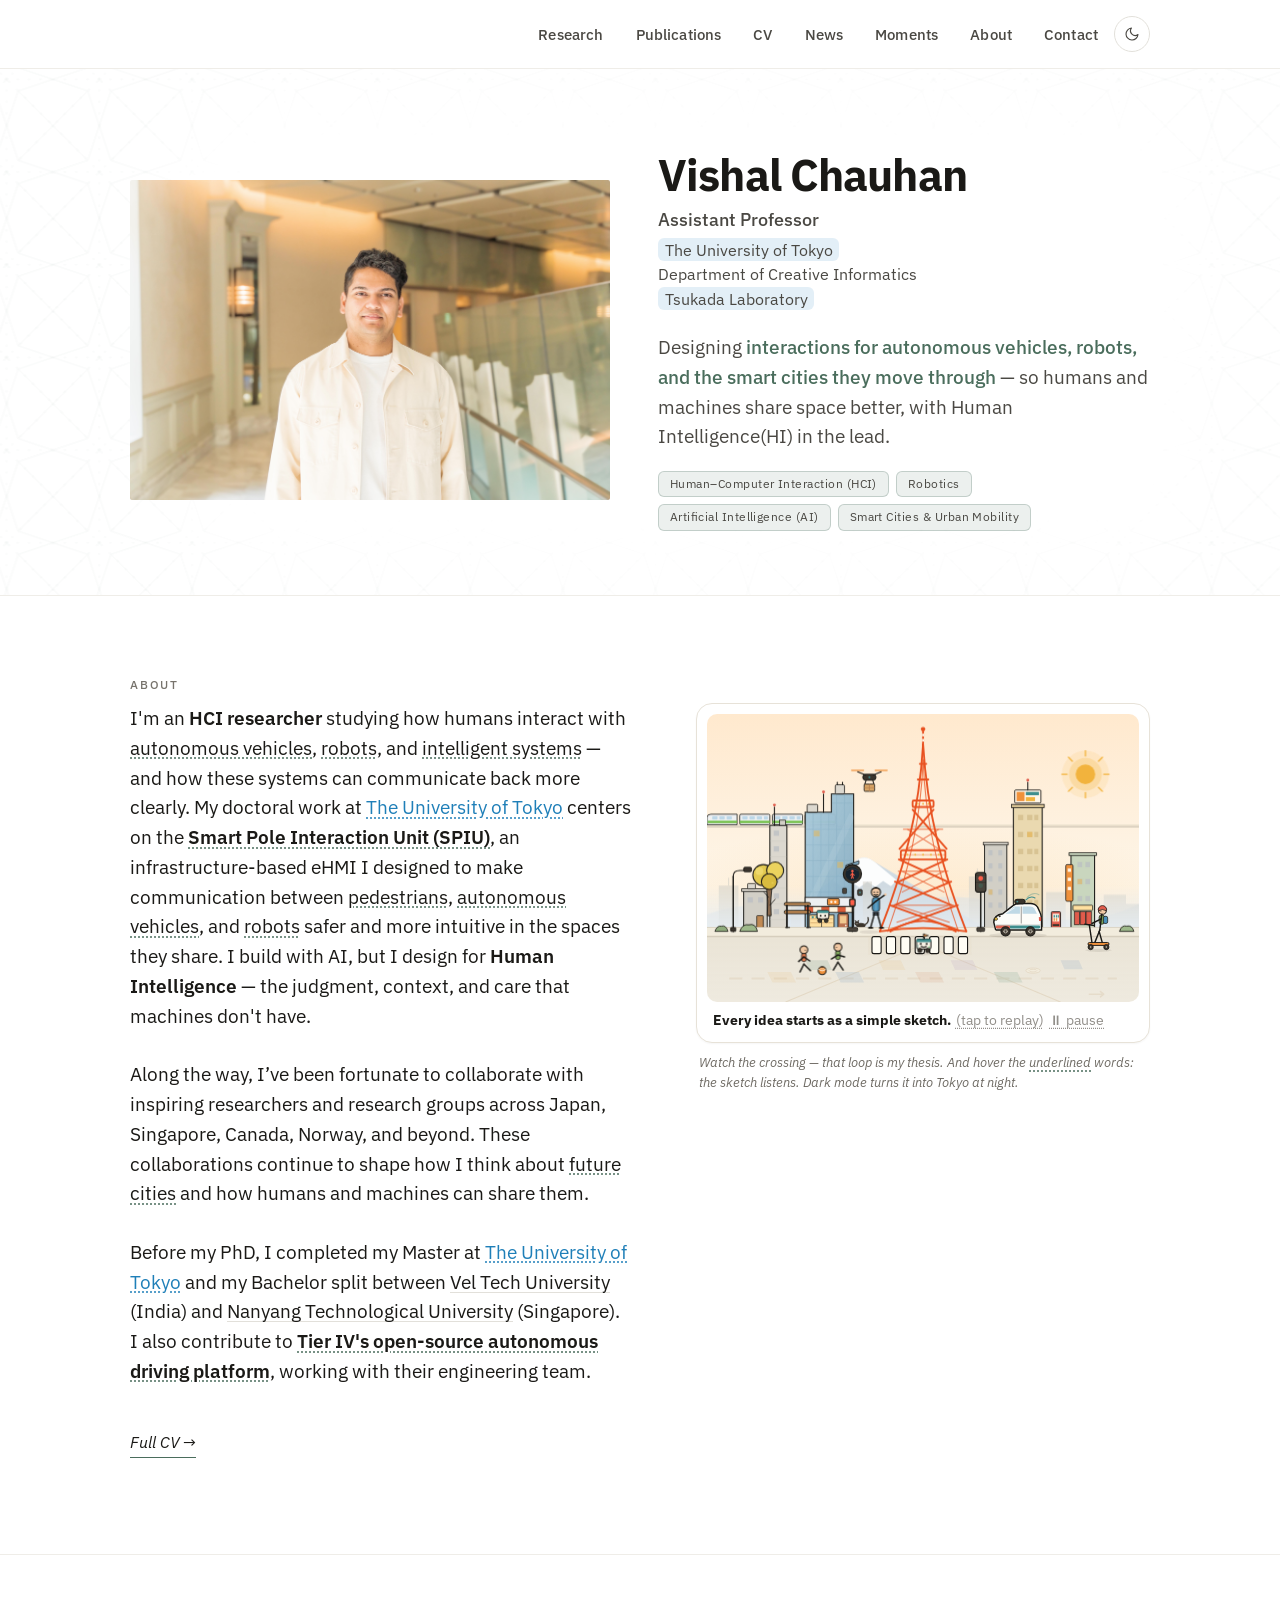
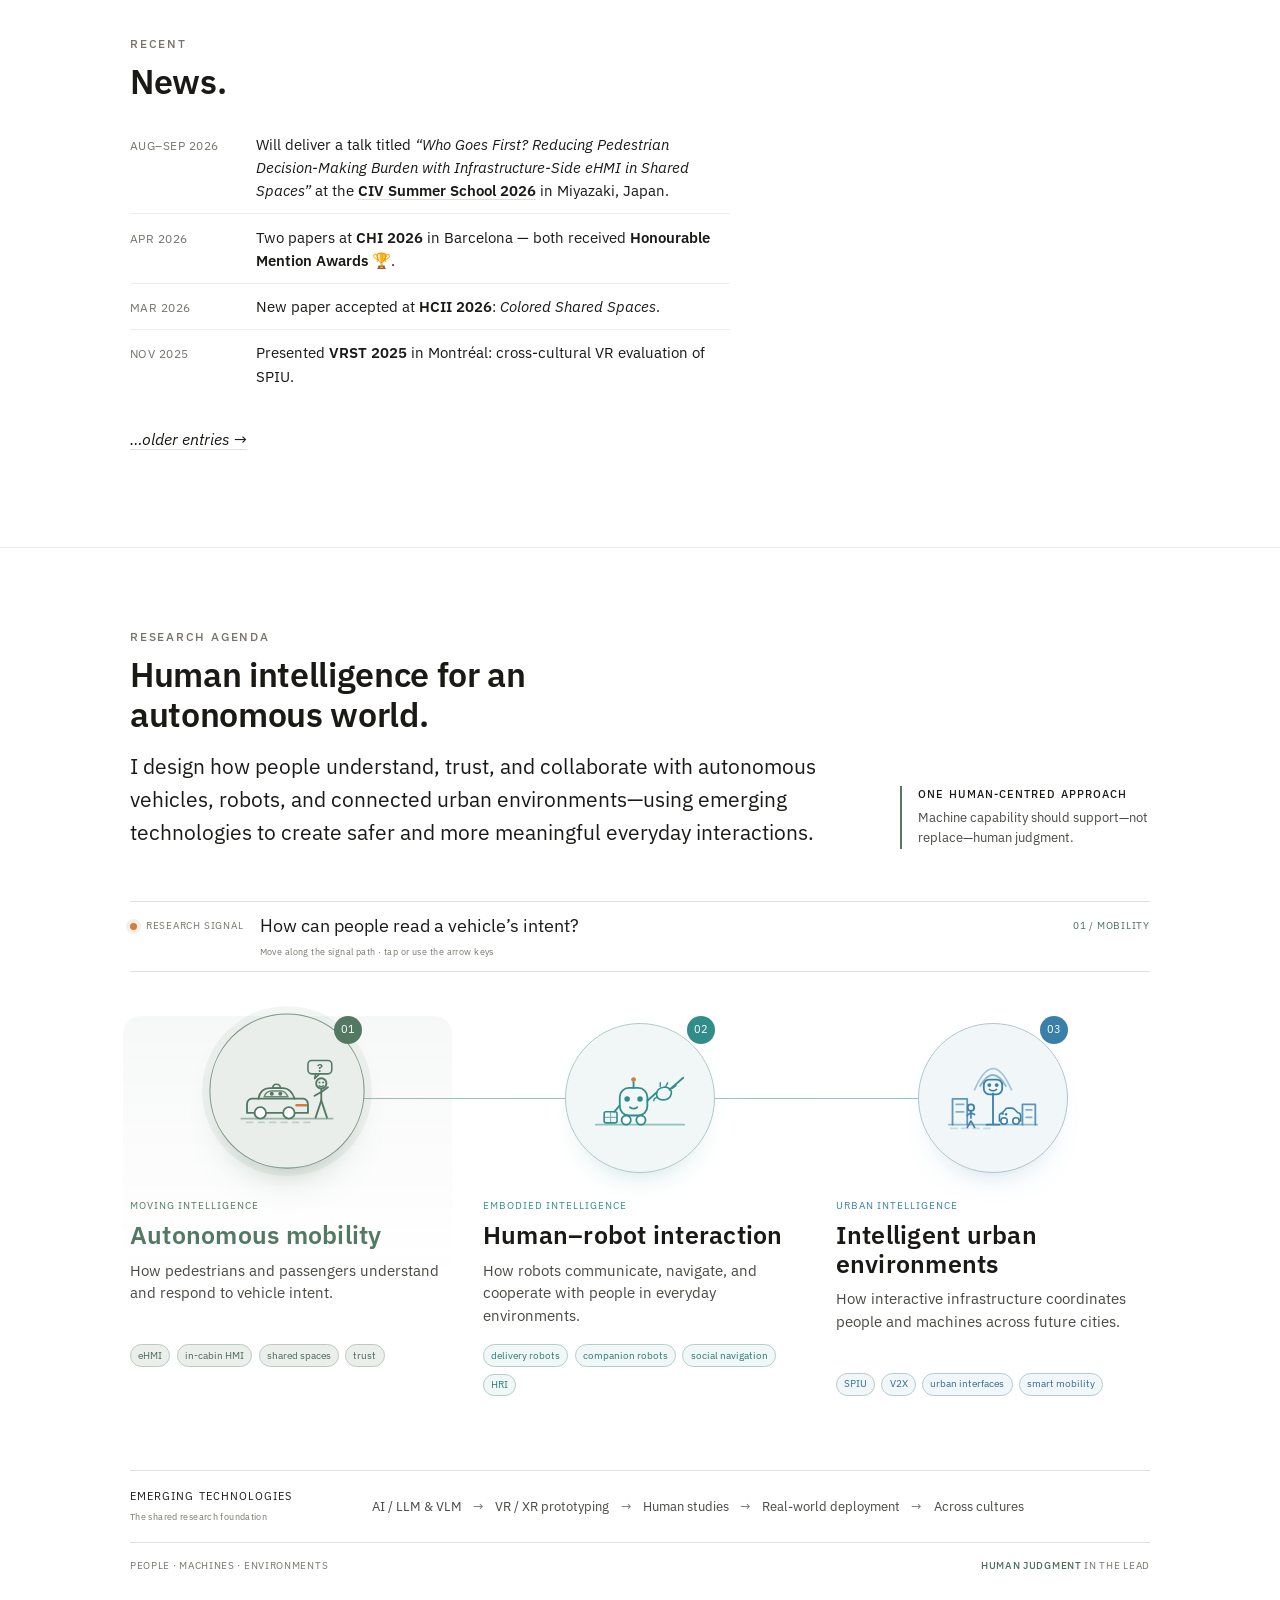
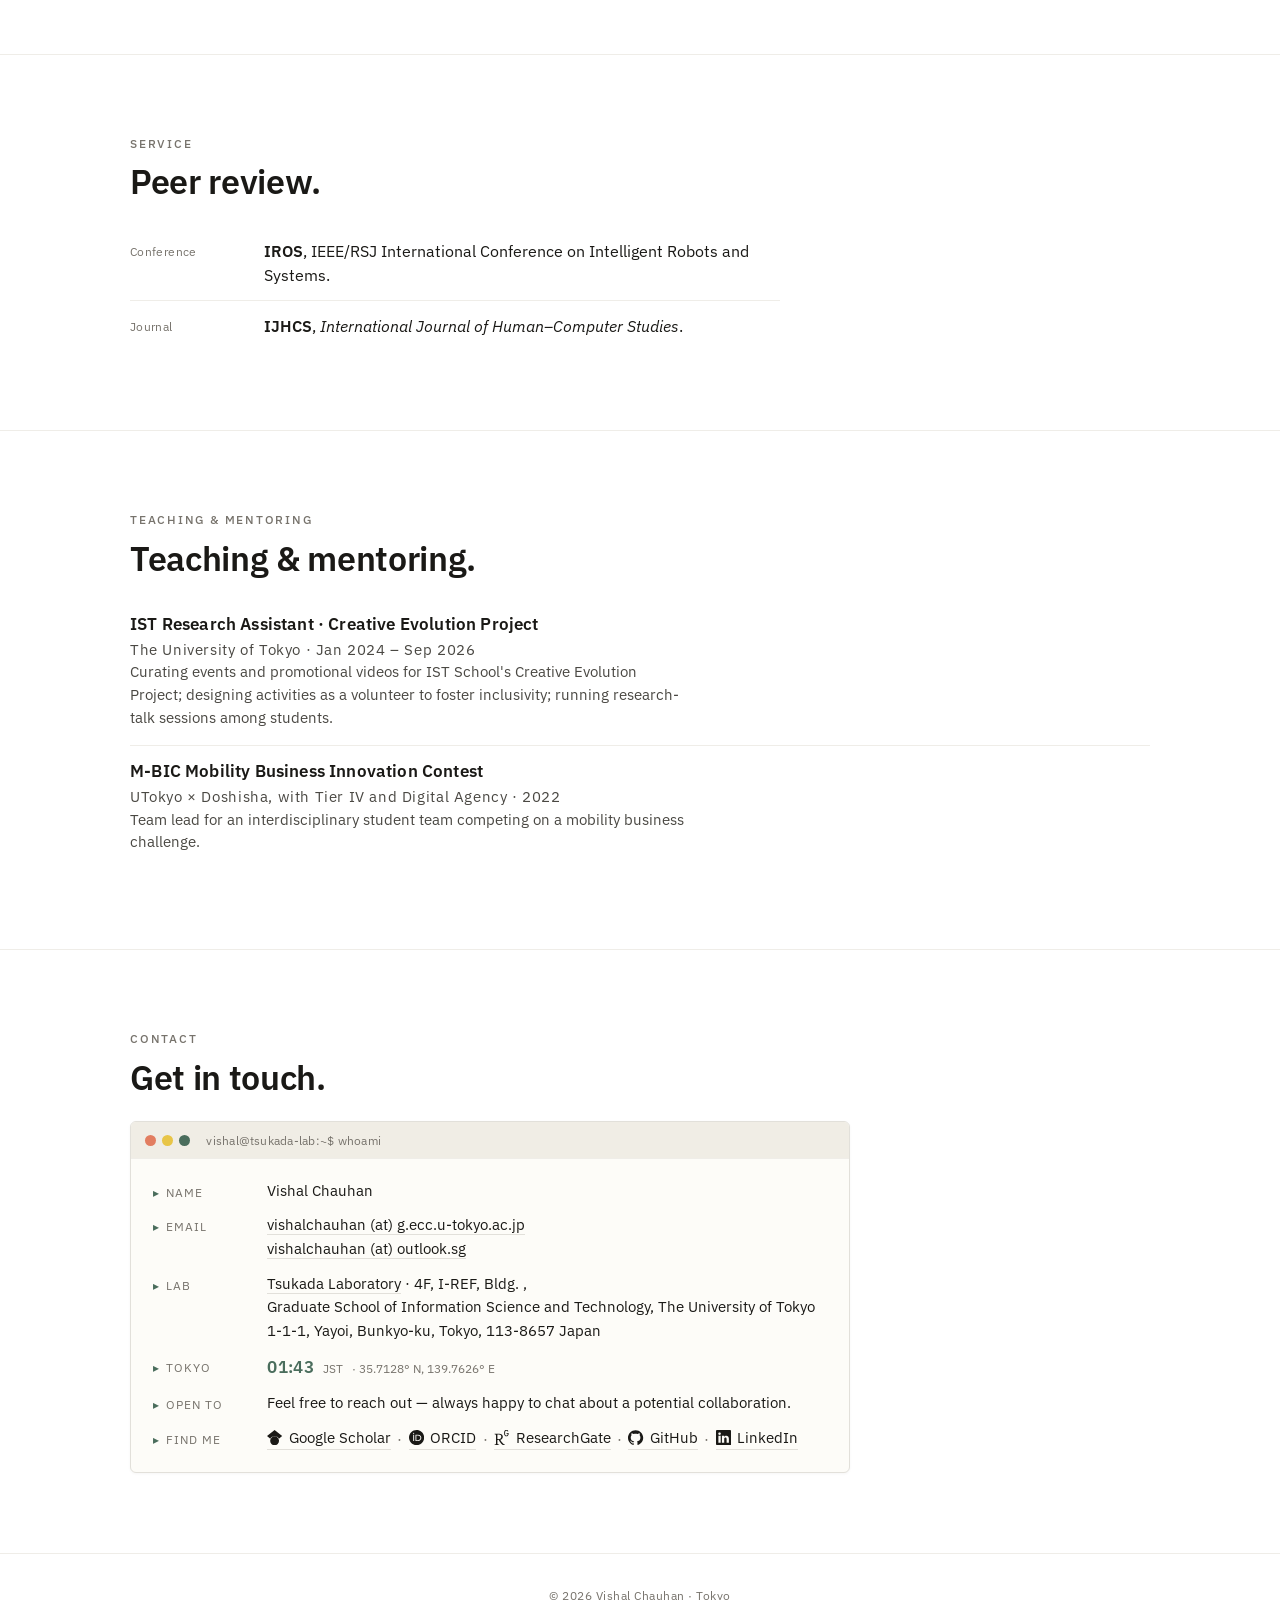
<file: index.html>
<!DOCTYPE html>
<html lang="en">
<head>
  <meta charset="UTF-8" />
  <meta name="viewport" content="width=device-width, initial-scale=1.0" />
  <title>Vishal Chauhan — University of Tokyo</title>
  <!-- Theme init: ALWAYS start in light mode. The ball-mode toggle still
       works to switch dark/light, but every page reload returns to light.
       (No localStorage memory — by design.) -->
  <script>
    (function () {
      document.documentElement.setAttribute('data-theme', 'light');
    })();
  </script>
  <meta name="description" content="Vishal Chauhan — Assistant Professor at The University of Tokyo. Infrastructure-based eHMI for pedestrian–autonomous-vehicle interaction." />
  <meta name="author" content="Vishal Chauhan" />
  <!-- Open Graph -->
  <meta property="og:type" content="profile" />
  <meta property="og:title" content="Vishal Chauhan — University of Tokyo" />
  <meta property="og:description" content="Infrastructure-based eHMI for pedestrian–autonomous-vehicle interaction. Assistant Professor, University of Tokyo." />
  <meta property="og:image" content="https://vishalchauhan-hi.github.io/photo.jpg" />
  <meta property="og:url" content="https://vishalchauhan-hi.github.io/" />
  <meta name="twitter:card" content="summary_large_image" />
  <link rel="canonical" href="https://vishalchauhan-hi.github.io/" />
  <link rel="preconnect" href="https://fonts.googleapis.com" />
  <link rel="preconnect" href="https://fonts.gstatic.com" crossorigin />
  <link href="https://fonts.googleapis.com/css2?family=JetBrains+Mono:wght@400;500;600&amp;family=Source+Sans+3:wght@400;500;600;700&amp;family=Source+Serif+4:ital,opsz,wght@0,8..60,400;0,8..60,500;0,8..60,600;1,8..60,400;1,8..60,500&amp;display=swap" rel="stylesheet" />
  <link rel="stylesheet" href="assets/style.css" />
  <link rel="icon" href="favicon.ico" sizes="any" />
  <link rel="icon" type="image/png" sizes="32x32" href="favicon-32.png" />
  <link rel="apple-touch-icon" href="apple-touch-icon.png" />
  <!-- Future Tokyo interactive panel — self-contained styles for the About layout -->
  <style>
/* ═════════ ②-CSS · paste into your stylesheet (replaces v3 block) ═════════ */
/* Everything is scoped to #about — it cannot touch your site-wide tokens.
   It reads your existing --paper / --ink / --accent directly. */
#about{
  --kwc:var(--accent, #4a6d5c);   /* interaction color = YOUR site accent */
  --muted:#6E6A63; --tansei:#1F7FB8;
  --card:var(--paper, #FCFBF8); --line:#E7E2D8; --soft:#E4D9C6;
  --amber:#F2B33D; --green:#3E8E5A;
  --wash:color-mix(in srgb, var(--kwc) 14%, transparent);
  /* illustration palette */
  --sky1:#FFE9CE; --sky2:#FDF9F0;
  --fuji:#CBD9E4; --snow:#FFFFFF;
  --road:#EAE4D6; --walk:#F2ECDD; --zebra:#FFFDF4;
  --glass:#AECDDD; --mull:#7FA8BF;
  --sand:#EAD9B0; --sandw:#D8C393;
  --sage:#C9D6BE; --slab:#DCD8CF;
  --shop:#FFE0A0; --teal:#3E8E8E; --lidar:#3E8E8E;
  --orangeA:#F0913B; --redA:#E05B4B; --skin:#F2C9A4;
  --towerO:#E8501F; --deckW:#FFF6E8;
  --trainG:#6FBF44; --trainB:#EDF0F2; --trainW:#BCD7E8;
  --cloud:#FFFFFF; --wood:#C08A54;
}
:is(html[data-theme="dark"], html.dark, body.dark) #about{
  --muted:#A39C90; --tansei:#6FB8DF;
  --card:var(--paper, #1D1B17); --line:#37332B; --soft:#3A3E48;
  --amber:#FFC65C; --green:#5FB483;
  --sky1:#131A2C; --sky2:#20283A;
  --fuji:#2A3448; --snow:#DDE6F2;
  --road:#20242E; --walk:#292D38; --zebra:#C7CBD4;
  --glass:#31465A; --mull:#4C6A80;
  --sand:#4A4030; --sandw:#6B5B3E;
  --sage:#37483B; --slab:#3A3E46;
  --shop:#FFC65C; --teal:#58B0AE; --lidar:#58B0AE;
  --towerO:#F06A2E; --deckW:#3A2E22;
  --trainG:#5FAF3C; --trainB:#3A414C; --trainW:#5E7A93;
  --cloud:#2E3648; --wood:#7E5C3B;
}
/* ---- layout: sticky sketch ---- */
.about-grid{
  display:grid;
  grid-template-columns:minmax(0,1.05fr) minmax(300px,.95fr);
  gap:clamp(2.2rem,5vw,4.5rem);
  align-items:start;
}
.about-visual{position:sticky;top:92px}
@media (max-width:920px){
  .about-grid{grid-template-columns:1fr}
  .about-visual{position:static;order:-1;max-width:560px;margin-inline:auto}
}
/* ---- keywords ---- */
.kw{
  cursor:pointer;
  text-decoration:underline dotted;
  text-decoration-color:color-mix(in srgb, var(--kwc) 75%, transparent);
  text-decoration-thickness:2px;text-underline-offset:3px;
  border-radius:3px;
  transition:background .25s,color .25s,text-decoration-color .25s;
}
a.kw{color:var(--tansei);text-decoration-color:color-mix(in srgb, var(--tansei) 75%, transparent)}
.kw:hover,.kw:focus-visible{text-decoration-style:solid}
.kw-live{background:var(--wash);text-decoration-style:solid;text-decoration-color:var(--kwc)}
a.kw.kw-live{text-decoration-color:var(--tansei)}
.kw:focus-visible{outline:2px solid var(--kwc);outline-offset:2px}
/* ---- card ---- */
.citysketch{
  background:var(--card);border:1px solid var(--line);
  border-radius:16px;padding:10px 10px 2px;
  box-shadow:0 1px 2px rgba(0,0,0,.04);overflow:hidden;
  contain:paint;
}
.citysketch__stage svg{display:block;width:100%;height:auto;border-radius:10px}
.citysketch__cap{margin:.5rem .35rem .55rem;font-size:.86rem;color:var(--muted)}
.citysketch__cap b{color:var(--ink)}
.cap-btn{
  border:0;background:none;padding:0;margin-left:.15rem;
  font:inherit;color:var(--muted);opacity:.75;cursor:pointer;
  text-decoration:underline dotted;text-underline-offset:3px;
}
.cap-btn:hover{color:var(--kwc);opacity:1}
.citysketch__hint{margin:.6rem .2rem 0;font-size:.84rem;color:var(--muted);font-style:italic}
.citysketch__hint .hint-kw{
  text-decoration:underline dotted;
  text-decoration-color:color-mix(in srgb, var(--kwc) 75%, transparent);
  text-decoration-thickness:2px;text-underline-offset:3px;
}
/* ---- extra palette for the v4 scene ---- */
#about{
  --haze:#E6EDF3; --horizon:#FFD9A6; --curb:#D6CEBD; --lamp:#FFE7B0;
  --coat:#D9B48A; --pants:#3E4652; --neon:#FF5A5F; --winlit:#F2B33D;
  --winoff:#B9BEC4; --concrete:#D2CFC6; --steel:#5E6670;
}
:is(html[data-theme="dark"], html.dark, body.dark) #about{
  --haze:#1E2637; --horizon:#2A2440; --curb:#3A3F4A; --lamp:#FFD37A;
  --coat:#8A6E4E; --pants:#20252E; --neon:#FF6B70; --winlit:#FFC65C;
  --winoff:#333A48; --concrete:#3B4048; --steel:#8C96A3;
}
/* ---- SVG base ---- */
.sk .s{fill:none;stroke:var(--ink);stroke-width:2.2;stroke-linecap:round;stroke-linejoin:round}
.sk .thin{stroke-width:1.6}
.sk .hair{stroke-width:1.2}
.sk .terra{stroke:var(--towerO);stroke-width:2.8;fill:none;stroke-linecap:round;stroke-linejoin:round}
.sk .terra2{stroke:var(--towerO);stroke-width:1.6;fill:none;stroke-linecap:round;opacity:.75}
.sk .softl{stroke:var(--soft);stroke-width:1.6}
.sk .cf{transition:fill-opacity .6s}
.sk .winb{fill:var(--winlit);stroke:none;transition:opacity .45s}
.sk .win{opacity:.45}
.sk .win-x{opacity:0}
.sk .win-x.on{opacity:.95}
.sk .wino{fill:var(--winoff);stroke:none;opacity:.7}
.sk .halo{fill:var(--kwc);opacity:0;transition:opacity .35s;pointer-events:all}
.sk .shdw{fill:#2B241C;opacity:.09;stroke:none}
.sk .tile{opacity:.18}
:is(html[data-theme="dark"], html.dark, body.dark) .sk .tile{opacity:.3}
.sk.predraw .cf,.sk.predraw .winb,.sk.predraw .wino{fill-opacity:0}
.sk .only-night{display:none}
:is(html[data-theme="dark"], html.dark, body.dark) .sk .only-night{display:inline}
:is(html[data-theme="dark"], html.dark, body.dark) .sk .only-day{display:none}
.sk .sky1{stop-color:var(--sky1)} .sk .sky2{stop-color:var(--sky2)}
/* night extras */
.sk .stars{opacity:0;transition:opacity .6s}
:is(html[data-theme="dark"], html.dark, body.dark) .sk .stars{opacity:1}
.st.tw{animation:twinkle 2.8s ease-in-out infinite alternate}
@keyframes twinkle{from{opacity:.25}to{opacity:1}}
:is(html[data-theme="dark"], html.dark, body.dark) .sk .win{opacity:.95}
:is(html[data-theme="dark"], html.dark, body.dark) .sk .wino{opacity:.35}
:is(html[data-theme="dark"], html.dark, body.dark) .sk .glow-n{filter:drop-shadow(0 0 6px rgba(255,190,80,.85))}
:is(html[data-theme="dark"], html.dark, body.dark) .sk .glow-r{filter:drop-shadow(0 0 6px rgba(255,90,95,.8))}
:is(html[data-theme="dark"], html.dark, body.dark) .sk .t-body{filter:drop-shadow(0 0 12px rgba(255,140,50,.4))}
:is(html[data-theme="dark"], html.dark, body.dark) .sk .lampon{filter:drop-shadow(0 0 5px currentColor)}
:is(html[data-theme="dark"], html.dark, body.dark) .sk .neon-f{animation:neon-flick 6s steps(1) infinite}
@keyframes neon-flick{0%,88%,92%,100%{opacity:1}89%,91%{opacity:.35}}
/* ---- interactive highlight ---- */
.sk g.el{cursor:pointer}
.sk g.el.is-live .s{stroke:var(--kwc);stroke-width:2.6}
.sk g.el.is-live .halo{opacity:.15}
.sk g.el.is-live{filter:drop-shadow(0 4px 10px color-mix(in srgb, var(--kwc) 45%, transparent))}
#el-city.is-live .win,#el-city.is-live .win-x{opacity:.95}
#el-pole.is-live .ring{animation-duration:1.1s !important}
/* ════════ THE LIVING SCENE (16s story clock) ════════ */
/* robotaxi: arrives from the right, settles at the crossing, waits, drives off */
.mv-av{animation:av-move 16s infinite}
@keyframes av-move{
  0%   {transform:translateX(262px);opacity:0;animation-timing-function:linear}
  2%   {transform:translateX(246px);opacity:1;animation-timing-function:cubic-bezier(.1,.7,.25,1)}
  21%  {transform:translateX(0)}
  22.5%{transform:translateX(-1.2px)}
  24%  {transform:translateX(0)}
  68%  {transform:translateX(0);animation-timing-function:cubic-bezier(.5,.05,.8,.35)}
  87%  {transform:translateX(-720px);opacity:1}
  88%  {opacity:0}
  89%  {transform:translateX(262px);opacity:0}
  100% {transform:translateX(262px);opacity:0}
}
.av-nod{transform-box:fill-box;transform-origin:center bottom;animation:av-nod 16s infinite}
@keyframes av-nod{
  0%,19%{transform:rotate(0)} 21%{transform:rotate(-1.2deg)} 23.5%{transform:rotate(.5deg)} 25%,67%{transform:rotate(0)}
  69%{transform:rotate(1.1deg)} 72%,100%{transform:rotate(0)}
}
.wheel{transform-box:fill-box;transform-origin:center;animation:wheel-spin 16s infinite}
@keyframes wheel-spin{
  0%{transform:rotate(0)}
  2%{transform:rotate(-30deg);animation-timing-function:cubic-bezier(.1,.7,.25,1)}
  21%,68%{transform:rotate(-820deg);animation-timing-function:cubic-bezier(.5,.05,.8,.35)}
  87%,100%{transform:rotate(-2900deg)}
}
.av-dash{animation:dash-show 16s infinite;opacity:0}
@keyframes dash-show{
  0%,3%{opacity:0} 6%,15%{opacity:.6} 20%,67%{opacity:0}
  70%,86%{opacity:.6} 88%,100%{opacity:0}
}
.brake{animation:brake 16s infinite}
@keyframes brake{0%,10%{opacity:.35} 14%,66%{opacity:1} 69%,100%{opacity:.35}}
.lidar{animation:lidar-p 2.1s ease-in-out infinite}
@keyframes lidar-p{0%,100%{opacity:.25}50%{opacity:.85}}
/* delivery robot crossing */
.mv-bot{animation:bot-move 16s infinite}
@keyframes bot-move{
  0%,23% {transform:translateX(-96px);opacity:1;animation-timing-function:linear}
  56%    {transform:translateX(78px);opacity:1}
  60%    {opacity:1}
  62%    {opacity:0;transform:translateX(78px)}
  63%    {transform:translateX(-96px)}
  69%    {opacity:0}
  73%,100%{opacity:1;transform:translateX(-96px)}
}
.rig-hop{animation:hop 0.62s ease-in-out infinite}
@keyframes hop{0%,100%{transform:translateY(0)}35%{transform:translateY(-2.4px)}}
/* pedestrian crossing the other way */
.mv-ped{animation:ped-cross 16s infinite;opacity:0}
@keyframes ped-cross{
  0%,21%{transform:translateX(0);opacity:0;animation-timing-function:linear}
  23%{opacity:1}
  57%{transform:translateX(-160px);opacity:1}
  59%,100%{transform:translateX(-160px);opacity:0}
}
.leg-a{animation:leg-a .56s ease-in-out infinite alternate}
.leg-b{animation:leg-b .56s ease-in-out infinite alternate}
@keyframes leg-a{from{transform:rotate(-24deg)}to{transform:rotate(24deg)}}
@keyframes leg-b{from{transform:rotate(24deg)}to{transform:rotate(-24deg)}}
.arm-a{animation:leg-b .56s ease-in-out infinite alternate}
.arm-b{animation:leg-a .56s ease-in-out infinite alternate}
.ped-bob{animation:ped-bob .56s ease-in-out infinite alternate}
@keyframes ped-bob{from{transform:translateY(0)}to{transform:translateY(-1.2px)}}
/* signals: red until the car settles, green while the crossing happens */
.sig-g,.pole-walk,.band-g{animation:go-green 16s infinite;opacity:0}
.sig-r,.pole-stand,.band-r{animation:go-red 16s infinite}
@keyframes go-green{0%,21%{opacity:0} 23%,60%{opacity:1} 63%,100%{opacity:0}}
@keyframes go-red{0%,21%{opacity:1} 23%,60%{opacity:0} 63%,100%{opacity:1}}
.ring{opacity:0;transform-box:fill-box;transform-origin:center;animation:ripple 2.8s ease-out infinite;stroke:var(--teal);stroke-width:2}
.ring.r2{animation-delay:1.4s}
@keyframes ripple{0%{transform:scale(.5);opacity:.8}70%{opacity:.3}100%{transform:scale(1.5);opacity:0}}
/* sky traffic */
.mv-flyer{animation:flyer-move 14s linear infinite}
@keyframes flyer-move{
  0%{transform:translateX(-470px);opacity:0}
  4%{opacity:1}
  91%{transform:translateX(96px);opacity:1}
  95%{opacity:0}
  100%{transform:translateX(-470px);opacity:0}
}
.fbob{animation:f-bob 2.4s ease-in-out infinite alternate}
@keyframes f-bob{from{transform:translateY(0)}to{transform:translateY(-3.5px)}}
.mv-train{animation:train-run 24s linear infinite}
@keyframes train-run{0%{transform:translateX(700px)}100%{transform:translateX(-900px)}}
.d-drift{animation:drift 8s ease-in-out infinite alternate}
@keyframes drift{from{transform:translateX(0)}to{transform:translateX(14px)}}
.d-bob{animation:dr-bob 3s ease-in-out infinite alternate}
@keyframes dr-bob{from{transform:translateY(0)}to{transform:translateY(-6px)}}
.rotor{animation:rotor-f .16s steps(2) infinite}
@keyframes rotor-f{from{opacity:1}to{opacity:.35}}
.dr-shdw{transform-box:fill-box;transform-origin:center;animation:sh-b 3s ease-in-out infinite alternate}
@keyframes sh-b{from{transform:scaleX(1);opacity:.09}to{transform:scaleX(.8);opacity:.05}}
.cloud{animation:cloud-drift linear infinite}
.cloud.c1{animation-duration:58s}
.cloud.c2{animation-duration:80s;animation-delay:-34s}
.cloud.c3{animation-duration:70s;animation-delay:-12s}
@keyframes cloud-drift{
  0%{transform:translateX(-190px);opacity:0}
  6%{opacity:.92}
  92%{opacity:.92}
  100%{transform:translateX(720px);opacity:0}
}
.mv-birds{animation:bird-fly 21s linear infinite;animation-delay:-6s}
@keyframes bird-fly{
  0%{transform:translate(-90px,0);opacity:0}
  5%{opacity:.9}
  90%{opacity:.9}
  100%{transform:translate(740px,-26px);opacity:0}
}
.wing{transform-box:fill-box;transform-origin:50% 100%;animation:flap .34s ease-in-out infinite alternate}
@keyframes flap{from{transform:scaleY(1)}to{transform:scaleY(.45)}}
.sun-core{transform-box:fill-box;transform-origin:center;animation:sun-b 5s ease-in-out infinite alternate}
@keyframes sun-b{from{transform:scale(1)}to{transform:scale(1.06)}}
.ray{animation:ray-b 4s ease-in-out infinite alternate}
.ray:nth-of-type(odd){animation-delay:-2s}
@keyframes ray-b{from{opacity:.35}to{opacity:.95}}
.beacon{animation:beacon-p 2.4s ease-in-out infinite}
.blinker{animation:beacon-p 3.2s ease-in-out infinite}
@keyframes beacon-p{0%,100%{opacity:.12}45%,55%{opacity:.95}}
.t-glow{animation:ray-b 3.6s ease-in-out infinite alternate}
/* street life */
.leaf{animation:leaf-fall 5.5s linear infinite}
.leaf.l2{animation-delay:-2.7s}
.leaf.l3{animation-delay:-4.1s}
@keyframes leaf-fall{
  0%{transform:translate(0,0) rotate(0);opacity:0}
  10%{opacity:.95}
  100%{transform:translate(-14px,76px) rotate(200deg);opacity:0}
}
#wave-arm{transform-origin:258px 286px;animation:wave 1.7s ease-in-out infinite alternate}
@keyframes wave{from{transform:rotate(-12deg)}to{transform:rotate(22deg)}}
.ball-x{animation:ball-x 5.2s ease-in-out infinite}
@keyframes ball-x{0%{transform:translateX(-24px)}50%{transform:translateX(22px)}100%{transform:translateX(-24px)}}
.ball-y{animation:ball-y 2.6s ease-in infinite}
@keyframes ball-y{0%{transform:translateY(0)}42%{transform:translateY(-15px)}100%{transform:translateY(0)}}
.ball-spin{transform-box:fill-box;transform-origin:center;animation:ball-spin 1.3s linear infinite}
@keyframes ball-spin{to{transform:rotate(360deg)}}
#kick1{transform-origin:148px 382px;animation:kick-a 5.2s ease-in-out infinite}
@keyframes kick-a{0%,88%{transform:rotate(0)}94%{transform:rotate(-30deg)}100%{transform:rotate(0)}}
#kick2{transform-origin:200px 379px;animation:kick-b 5.2s ease-in-out infinite}
@keyframes kick-b{0%,38%{transform:rotate(0)}44%{transform:rotate(30deg)}50%,100%{transform:rotate(0)}}
.sc-glide{animation:sc-g 3.4s ease-in-out infinite}
@keyframes sc-g{0%,100%{transform:translateX(0)}45%{transform:translateX(-7px)}}
#push-leg{transform-origin:599px 332px;animation:sc-push 3.4s ease-in-out infinite}
@keyframes sc-push{0%,20%,60%,100%{transform:rotate(0)}35%{transform:rotate(-34deg)}}
.blink{transform-box:fill-box;transform-origin:center;animation:blink 4.6s infinite}
.blink.b2{animation-delay:-2.3s}
@keyframes blink{0%,93%,100%{transform:scaleY(1)}95%,97%{transform:scaleY(.1)}}
.ant-tip{transform-origin:331px 344px;animation:ant-w 3.2s ease-in-out infinite alternate}
@keyframes ant-w{from{transform:rotate(-8deg)}to{transform:rotate(8deg)}}
.tail{transform-origin:241px 322px;animation:tail-w 1.9s ease-in-out infinite alternate}
@keyframes tail-w{from{transform:rotate(-14deg)}to{transform:rotate(16deg)}}
.noren{transform-box:fill-box;transform-origin:top center;animation:noren-s 2.6s ease-in-out infinite alternate}
.noren.n2{animation-delay:-.9s}
.noren.n3{animation-delay:-1.7s}
@keyframes noren-s{from{transform:skewX(-3deg)}to{transform:skewX(3deg)}}
.steam{animation:steam 3.2s ease-out infinite;opacity:0}
.steam.s2{animation-delay:-1.1s}
.steam.s3{animation-delay:-2.2s}
@keyframes steam{0%{transform:translateY(0) scale(.8);opacity:0}20%{opacity:.7}100%{transform:translateY(-16px) scale(1.2);opacity:0}}
.flag{transform-box:fill-box;transform-origin:left center;animation:flag-w 1.1s ease-in-out infinite alternate}
@keyframes flag-w{from{transform:scaleX(1)}to{transform:scaleX(.7)}}
#lyr-far,#lyr-mid{will-change:transform}
/* pause / offscreen / reduced motion */
.sk.paused *,.sk.offscreen *{animation-play-state:paused !important}
.sk.anim-reset *{animation:none !important}
@media (prefers-reduced-motion:reduce){
  .sk *{animation:none !important}
  .sk .ring{opacity:.3}
  .sk .sig-r,.sk .pole-stand,.sk .band-r{opacity:1}
  .sk .mv-ped{opacity:1;transform:translateX(-80px)}
}
@keyframes now-pulse{50%{box-shadow:0 0 0 6px color-mix(in srgb, var(--green) 22%, transparent)}}
@media (prefers-reduced-motion:reduce){.now-dot{animation:none !important}}
/* ═════════ end ②-CSS ═════════ */
    /* Keep About copy on the same type scale as the hero introduction. */
    #about .about-text .lead {
      font-family: var(--serif);
      font-size: clamp(1.05rem, 1.6vw, 1.2rem);
      line-height: 1.55;
      font-weight: 400;
      font-style: normal;
    }
    /* With the repeated name removed, keep navigation right-aligned. */
    header.site .header-right { margin-left: auto; }
    /* Slightly reduce the hero name so it balances with the portrait. */
    #top .hero-text h1 { font-size: clamp(2rem, 3.4vw, 2.8rem); }
    /* Find-me social icons — inherit link colour, adapt to light/dark */
    .console-body .findme a{ display:inline-flex; align-items:center; }
    .console-body .findme a svg{ width:1em; height:1em; margin-right:.42em; fill:currentColor; flex:none; }
    /* Affiliation chips — soft tansei highlight */
    .affil a { text-decoration: none; color: #16648F;
      background: rgba(31,127,184,.12); border-radius: 6px;
      padding: .05em .4em; transition: background .2s ease; }
    .affil a:hover { background: rgba(31,127,184,.22); }
    [data-theme="dark"] .affil a { color: #8FC7E8; background: rgba(143,199,232,.14); }
    [data-theme="dark"] .affil a:hover { background: rgba(143,199,232,.24); }
    /* Research keyword chips — soft green highlight */
    .keyword-row li { background: rgba(74,109,92,.10);
      border: 1px solid rgba(74,109,92,.25); border-radius: 6px;
      transition: background .2s ease; }
    .keyword-row li:hover { background: rgba(74,109,92,.18); }
    [data-theme="dark"] .keyword-row li { background: rgba(110,143,128,.14);
      border-color: rgba(110,143,128,.35); }
    /* Hero background — one woven signal texture, inspired by jaali and sashiko geometry. */
    #top.hero{
      position:relative;
      overflow:hidden;
      isolation:isolate;
      contain:paint;
    }
    #top.hero > .container{
      position:relative;
      z-index:2;
    }
    #top .hero-signal-field{
      --hero-x:0px;
      --hero-y:0px;
      position:absolute;
      z-index:0;
      inset:-5%;
      pointer-events:none;
      opacity:.68;
      transform:translate3d(var(--hero-x),var(--hero-y),0) scale(1.035);
      transform-origin:center;
      transition:transform .7s cubic-bezier(.2,.75,.2,1),opacity .3s ease;
      -webkit-mask-image:linear-gradient(90deg,rgba(0,0,0,.82),rgba(0,0,0,.42) 52%,rgba(0,0,0,.68));
      mask-image:linear-gradient(90deg,rgba(0,0,0,.82),rgba(0,0,0,.42) 52%,rgba(0,0,0,.68));
    }
    #top .hero-signal-field.is-interacting{
      transition:transform .16s ease-out,opacity .2s ease;
      opacity:.82;
    }
    #top .hero-signal-field svg{
      display:block;
      width:100%;
      height:100%;
      overflow:visible;
    }
    #top .hero-woven-layer{
      transform-box:fill-box;
      transform-origin:center;
      animation:hero-weave-drift 14s ease-in-out infinite alternate;
      will-change:transform;
      backface-visibility:hidden;
    }
    #top .hero-woven-texture{
      fill:url(#heroWovenPattern);
      opacity:.34;
    }
    #top .hero-weave-line{
      fill:none;
      stroke:color-mix(in srgb,var(--accent) 32%,transparent);
      stroke-width:.9;
      vector-effect:non-scaling-stroke;
    }
    #top .hero-weave-stitch{
      fill:none;
      stroke:color-mix(in srgb,var(--accent) 58%,transparent);
      stroke-width:1.35;
      stroke-linecap:round;
      stroke-dasharray:1 10;
      vector-effect:non-scaling-stroke;
      opacity:.52;
    }
    #top .hero-weave-knot{
      fill:color-mix(in srgb,var(--accent) 58%,transparent);
      transform-box:fill-box;
      transform-origin:center;
      opacity:.42;
    }
    #top .hero-signal-field.is-paused *{animation-play-state:paused!important}
    [data-theme="dark"] #top .hero-signal-field{opacity:.54}
    [data-theme="dark"] #top .hero-signal-field.is-interacting{opacity:.68}
    @keyframes hero-weave-drift{
      from{transform:translate3d(-10px,-7px,0)}
      to{transform:translate3d(10px,7px,0)}
    }
    @media (max-width:760px){
      #top .hero-signal-field{display:none}
    }
    @media (prefers-reduced-motion:reduce){
      #top .hero-signal-field{
        transform:none!important;
        transition:none;
        opacity:.44;
      }
      #top .hero-woven-layer{animation:none!important}
    }
    
  </style>
  <!-- JSON-LD Person schema -->
  <script type="application/ld+json">
  {
    "@context": "https://schema.org",
    "@type": "Person",
    "name": "Vishal Chauhan",
    "jobTitle": "Assistant Professor",
    "affiliation": {
      "@type": "CollegeOrUniversity",
      "name": "The University of Tokyo"
    },
    "url": "https://vishalchauhan-hi.github.io/",
    "image": "https://vishalchauhan-hi.github.io/photo.jpg",
    "sameAs": [
      "https://scholar.google.com/citations?user=SHkxvc4AAAAJ",
      "https://github.com/vishalchauhan-hi",
      "https://www.linkedin.com/in/aivishalcom/"
    ],
    "knowsAbout": [
      "Human-Computer Interaction",
      "Autonomous Vehicles",
      "External Human-Machine Interfaces",
      "Pedestrian-AV Interaction",
      "Smart Pole Interaction Unit",
      "Cross-cultural HCI"
    ]
  }
  </script>
</head>
<body>
  <a class="skip-link" href="#main">Skip to content</a>
  <header class="site">
    <div class="container">
      <!-- NEW: nav + theme toggle wrapped together on the right -->
      <div class="header-right">
        <nav class="primary" aria-label="Primary">
          <ul>
            <li><a href="#research">Research</a></li>
            <li><a href="publications.html">Publications</a></li>
            <li><a href="cv.html">CV</a></li>
            <li><a href="news.html">News</a></li>
            <li><a href="moments.html">Moments</a></li>
            <li><a href="#about">About</a></li>
            <li><a href="#contact">Contact</a></li>
          </ul>
        </nav>
        <!-- Ball mode toggle. Sun shows in dark mode, moon shows in light mode. -->
        <button class="theme-toggle" id="themeToggle" type="button"
                aria-label="Toggle light and dark mode" title="Toggle dark mode">
          <svg class="icon-moon" viewBox="0 0 24 24" fill="none" stroke="currentColor"
               stroke-width="1.7" stroke-linecap="round" stroke-linejoin="round" aria-hidden="true">
            <path d="M21 12.79A9 9 0 1 1 11.21 3 7 7 0 0 0 21 12.79z"/>
          </svg>
          <svg class="icon-sun" viewBox="0 0 24 24" fill="none" stroke="currentColor"
               stroke-width="1.7" stroke-linecap="round" stroke-linejoin="round" aria-hidden="true">
            <circle cx="12" cy="12" r="4"/>
            <path d="M12 2v2M12 20v2M4.93 4.93l1.41 1.41M17.66 17.66l1.41 1.41M2 12h2M20 12h2M4.93 19.07l1.41-1.41M17.66 6.34l1.41-1.41"/>
          </svg>
        </button>
      </div>
    </div>
  </header>
  <main id="main">
    <!-- ============ HERO ============ -->
    <section class="hero" id="top">
      <div class="hero-signal-field" data-hero-signal aria-hidden="true">
        <svg viewBox="0 0 1600 620" preserveAspectRatio="xMidYMid slice">
          <defs>
            <pattern id="heroWovenPattern" width="96" height="96" patternUnits="userSpaceOnUse">
              <path class="hero-weave-line"
                    d="M48 0 60 36 96 48 60 60 48 96 36 60 0 48 36 36ZM0 0 36 36M96 0 60 36M96 96 60 60M0 96 36 60"/>
              <path class="hero-weave-stitch" d="M0 48H96M48 0V96M0 0 96 96M96 0 0 96"/>
              <circle class="hero-weave-knot" cx="48" cy="48" r="1.8"/>
            </pattern>
            <filter id="heroContentBlur" x="-20%" y="-30%" width="140%" height="160%">
              <feGaussianBlur stdDeviation="38"/>
            </filter>
            <mask id="heroContentSafeMask" maskUnits="userSpaceOnUse" x="0" y="0" width="1600" height="620">
              <rect width="1600" height="620" fill="white"/>
              <rect x="330" y="82" width="1040" height="448" rx="76" fill="black"
                    filter="url(#heroContentBlur)"/>
            </mask>
          </defs>
          <g mask="url(#heroContentSafeMask)">
            <g class="hero-woven-layer">
              <rect class="hero-woven-texture" x="-120" y="-120" width="1840" height="860"/>
            </g>
          </g>
        </svg>
      </div>
      <div class="container">
        <div class="hero-grid">
          <img class="portrait" src="photo.jpg" alt="Portrait of Vishal Chauhan" />
          <div class="hero-text">
            <h1>Vishal&nbsp;Chauhan</h1>
            <p class="role">Assistant Professor</p>
            <p class="affil">
              <a href="https://www.u-tokyo.ac.jp/en/">The&nbsp;University&nbsp;of&nbsp;Tokyo</a>   Department&nbsp;of&nbsp;Creative&nbsp;Informatics<br />
              <a href="https://tlab.hongo.wide.ad.jp/">Tsukada&nbsp;Laboratory</a>
            </p>
            <p class="hero-tagline">
              Designing <em>interactions for autonomous vehicles, robots, and the smart cities they move through</em> —
              so humans and machines share space better, with Human Intelligence(HI) in the lead.
            </p>
            <ul class="keyword-row" aria-label="Research areas">
              <li>Human–Computer Interaction (HCI)</li>
              <li>Robotics</li>
              <li>Artificial Intelligence (AI)</li>
              <li>Smart Cities &amp; Urban Mobility</li>
            </ul>
          </div>
        </div>
      </div>
    </section>
    <script>
      (() => {
        const hero = document.getElementById('top');
        const field = hero?.querySelector('[data-hero-signal]');
        if (!hero || !field || field.dataset.ready === 'true') return;
        field.dataset.ready = 'true';
        let heroVisible = true;
        let aboutVisible = false;
        const syncAnimation = () => {
          field.classList.toggle('is-paused', document.hidden || !heroVisible || aboutVisible);
        };
        if ('IntersectionObserver' in window) {
          const heroObserver = new IntersectionObserver((entries) => {
            heroVisible = entries[0].isIntersecting;
            syncAnimation();
          }, { threshold: .08 });
          heroObserver.observe(hero);
          const observeAbout = () => {
            const about = document.getElementById('about');
            if (!about) return;
            const aboutObserver = new IntersectionObserver((entries) => {
              aboutVisible = entries[0].isIntersecting && entries[0].intersectionRatio >= .18;
              syncAnimation();
            }, { threshold: [.18] });
            aboutObserver.observe(about);
          };
          if (document.readyState === 'loading') {
            document.addEventListener('DOMContentLoaded', observeAbout, { once: true });
          } else observeAbout();
        }
        document.addEventListener('visibilitychange', syncAnimation);
      })();
    </script>
    <!-- ============ ABOUT ============ -->
<section id="about" class="about">
  <div class="container">
    <p class="section-eyebrow">About</p>
    <div class="about-grid">
      <div class="about-text">
        <p class="lead">
          I'm an <strong>HCI researcher</strong> studying how humans interact with
          <span class="kw" data-el="av" role="button" tabindex="0">autonomous vehicles</span>,
          <span class="kw" data-el="robot" role="button" tabindex="0">robots</span>, and
          <span class="kw" data-el="drone" role="button" tabindex="0">intelligent systems</span>
          — and how these systems can communicate back more clearly. My doctoral work at
          <a class="kw" data-el="tower" href="https://www.u-tokyo.ac.jp/en/">The University of Tokyo</a>
          centers on the
          <span class="kw" data-el="pole" role="button" tabindex="0"><strong>Smart Pole Interaction Unit (SPIU)</strong></span>,
          an infrastructure-based eHMI I designed to make communication between
          <span class="kw" data-el="peds" role="button" tabindex="0">pedestrians</span>,
          <span class="kw" data-el="av" role="button" tabindex="0">autonomous vehicles</span>, and
          <span class="kw" data-el="robot" role="button" tabindex="0">robots</span>
          safer and more intuitive in the spaces they share. I build with AI, but I design for
          <strong>Human Intelligence</strong> — the judgment, context, and care that machines don't have.
        </p>
        <p class="lead">
          Along the way, I’ve been fortunate to collaborate with inspiring researchers and research groups across Japan, Singapore, Canada, Norway, and beyond. These collaborations continue to shape how I think about
          <span class="kw" data-el="city" role="button" tabindex="0">future cities</span>
          and how humans and machines can share them.
        </p>
        <p class="lead">
          Before my PhD, I completed my Master at
          <a class="kw" data-el="tower" href="https://www.u-tokyo.ac.jp/en/">The University of Tokyo</a>
          and my Bachelor split between
          <a href="https://www.veltech.edu.in/">Vel Tech University</a> (India) and
          <a href="https://www.ntu.edu.sg/">Nanyang Technological University</a> (Singapore).
          I also contribute to
          <span class="kw" data-el="av" role="button" tabindex="0"><strong>Tier IV's open-source autonomous driving platform</strong></span>,
          working with their engineering team.
        </p>
        <p class="cv-line"><a class="cv-link" href="cv.html">Full CV →</a></p>
      </div>
      <div class="about-visual">
        <figure class="citysketch" style="margin:0">
          <div class="citysketch__stage">
            <svg id="citySketch" class="sk" viewBox="0 0 660 440" role="img"
                 aria-label="Colorful animated illustration of a future Tokyo street: a robotaxi slows and stops at a crossing, the Smart Pole switches to a green walk figure, a delivery robot and a pedestrian cross, then the car drives on — under Tokyo Tower, Mt. Fuji, a passing Yamanote train, a package drone and drifting clouds. In dark mode the scene becomes Tokyo at night.">
              <defs>
                <linearGradient id="skyG" x1="0" y1="0" x2="0" y2="1">
                  <stop class="sky1" offset="0"/>
                  <stop class="sky2" offset="1"/>
                </linearGradient>
                <radialGradient id="glowG" cx=".5" cy="1" r=".75">
                  <stop offset="0" stop-color="var(--horizon)" stop-opacity=".6"/>
                  <stop offset="1" stop-color="var(--horizon)" stop-opacity="0"/>
                </radialGradient>
                <linearGradient id="hazeG" x1="0" y1="0" x2="0" y2="1">
                  <stop offset="0" stop-color="var(--haze)" stop-opacity="0"/>
                  <stop offset="1" stop-color="var(--haze)" stop-opacity=".95"/>
                </linearGradient>
                <linearGradient id="glassG" x1="0" y1="0" x2="1" y2="1">
                  <stop offset="0" stop-color="var(--glass)"/>
                  <stop offset="1" stop-color="var(--mull)" stop-opacity=".9"/>
                </linearGradient>
                <linearGradient id="roadG" x1="0" y1="0" x2="0" y2="1">
                  <stop offset="0" stop-color="var(--road)"/>
                  <stop offset="1" stop-color="var(--road)" stop-opacity=".78"/>
                </linearGradient>
                <mask id="moonM">
                  <rect x="556" y="70" width="44" height="44" fill="#fff"/>
                  <circle cx="585.5" cy="87" r="11.5" fill="#000"/>
                </mask>
              </defs>
              <!-- ─── sky ─── -->
              <rect class="cf" x="0" y="0" width="660" height="333" fill="url(#skyG)"/>
              <rect class="only-day" x="0" y="110" width="660" height="223" fill="url(#glowG)"/>
              <!-- ─── FAR LAYER (parallax) ─── -->
              <g id="lyr-far">
                <g class="stars" fill="#F4EAD0">
                  <circle class="st tw" cx="64"  cy="58"  r="1.4"/>
                  <circle class="st"    cx="142" cy="38"  r="1.1"/>
                  <circle class="st tw" cx="206" cy="86"  r="1.3" style="animation-delay:-1.4s"/>
                  <circle class="st"    cx="292" cy="52"  r="1.1"/>
                  <circle class="st tw" cx="382" cy="60"  r="1.4" style="animation-delay:-.7s"/>
                  <circle class="st"    cx="436" cy="104" r="1.1"/>
                  <circle class="st tw" cx="518" cy="42"  r="1.3" style="animation-delay:-2s"/>
                  <circle class="st"    cx="612" cy="66"  r="1.2"/>
                  <circle class="st"    cx="70"  cy="132" r="1.1"/>
                  <circle class="st tw" cx="626" cy="148" r="1.2" style="animation-delay:-1s"/>
                  <circle class="st"    cx="164" cy="18"  r="1"/>
                  <circle class="st"    cx="486" cy="24"  r="1"/>
                  <circle class="st tw" cx="340" cy="20"  r="1.1" style="animation-delay:-2.4s"/>
                  <circle class="st"    cx="26"  cy="96"  r="1"/>
                  <circle class="st tw" cx="452" cy="150" r="1" style="animation-delay:-.3s"/>
                  <circle class="st"    cx="250" cy="120" r="1"/>
                </g>
                <g class="only-night">
                  <circle cx="578" cy="92" r="26" fill="#F2E8CC" opacity=".08"/>
                  <circle cx="578" cy="92" r="18" fill="#F2E8CC" opacity=".12"/>
                  <circle cx="578" cy="92" r="13.5" fill="#F2E8CC" mask="url(#moonM)"/>
                </g>
                <g id="sun" class="only-day">
                  <circle class="cf" cx="578" cy="92" r="36" fill="var(--amber)" opacity=".12"/>
                  <circle class="cf" cx="578" cy="92" r="25" fill="var(--amber)" opacity=".24"/>
                  <g class="sun-core"><circle class="cf" cx="578" cy="92" r="15" fill="var(--amber)"/></g>
                  <g stroke="var(--amber)" stroke-width="2" stroke-linecap="round">
                    <line class="ray" x1="578" y1="64" x2="578" y2="56"/>
                    <line class="ray" x1="598" y1="72" x2="604" y2="66"/>
                    <line class="ray" x1="606" y1="92" x2="614" y2="92"/>
                    <line class="ray" x1="598" y1="112" x2="604" y2="118"/>
                    <line class="ray" x1="558" y1="72" x2="552" y2="66"/>
                    <line class="ray" x1="550" y1="92" x2="542" y2="92"/>
                    <line class="ray" x1="558" y1="112" x2="552" y2="118"/>
                    <line class="ray" x1="578" y1="120" x2="578" y2="128"/>
                  </g>
                </g>
                <!-- distant ridge -->
                <path class="cf" d="M0 306 Q70 282 150 296 T310 288 T480 300 T660 290 V333 H0 Z" fill="var(--fuji)" opacity=".4"/>
                <!-- Mt. Fuji -->
                <path class="cf" d="M92 333 L224 226 q16 -13 32 0 L436 333 Z" fill="var(--fuji)" opacity=".9"/>
                <path class="cf" d="M192 254 L224 226 q16 -13 32 0 L290 254 l-9 9 -12 -8 -12 9 -12 -8 -12 9 -12 -8 -12 9 -11 -8 z" fill="var(--snow)" opacity=".95"/>
                <g stroke="var(--snow)" stroke-width="1.2" opacity=".35" stroke-linecap="round">
                  <path d="M232 262 L200 318"/>
                  <path d="M252 262 L262 300"/>
                </g>
                <!-- distant skyline silhouettes -->
                <g fill="var(--concrete)" opacity=".55">
                  <rect class="cf" x="18" y="262" width="30" height="71"/>
                  <rect class="cf" x="128" y="286" width="16" height="47"/>
                  <rect class="cf" x="238" y="256" width="14" height="77"/>
                  <rect class="cf" x="400" y="248" width="26" height="85"/>
                  <rect class="cf" x="518" y="272" width="30" height="61"/>
                  <rect class="cf" x="606" y="276" width="34" height="57"/>
                  <rect class="cf" x="640" y="290" width="20" height="43"/>
                </g>
                <line x1="33" y1="262" x2="33" y2="250" stroke="var(--concrete)" stroke-width="1.4" opacity=".7"/>
                <line x1="413" y1="248" x2="413" y2="236" stroke="var(--concrete)" stroke-width="1.4" opacity=".7"/>
                <!-- haze at the horizon -->
                <rect x="0" y="262" width="660" height="71" fill="url(#hazeG)"/>
                <!-- elevated rail + Yamanote train -->
                <rect class="cf" x="0" y="169" width="660" height="4" fill="var(--soft)" opacity=".85"/>
                <line x1="0" y1="173" x2="660" y2="173" stroke="var(--ink)" stroke-width=".8" opacity=".25"/>
                <g class="mv-train">
                  <g>
                    <path class="cf" d="M0 169 V158 q0 -5 6 -5 h40 v16 z" fill="var(--trainB)" stroke="var(--ink)" stroke-width="1.2"/>
                    <rect class="cf" x="50"  y="153" width="46" height="16" rx="2" fill="var(--trainB)" stroke="var(--ink)" stroke-width="1.2"/>
                    <rect class="cf" x="100" y="153" width="46" height="16" rx="2" fill="var(--trainB)" stroke="var(--ink)" stroke-width="1.2"/>
                    <rect class="cf" x="150" y="153" width="46" height="16" rx="2" fill="var(--trainB)" stroke="var(--ink)" stroke-width="1.2"/>
                    <g fill="var(--trainW)">
                      <rect class="cf" x="8"   y="156" width="8" height="5" rx="1"/><rect class="cf" x="19"  y="156" width="8" height="5" rx="1"/><rect class="cf" x="30"  y="156" width="8" height="5" rx="1"/>
                      <rect class="cf" x="54"  y="156" width="8" height="5" rx="1"/><rect class="cf" x="65"  y="156" width="8" height="5" rx="1"/><rect class="cf" x="76"  y="156" width="8" height="5" rx="1"/><rect class="cf" x="87" y="156" width="6" height="5" rx="1"/>
                      <rect class="cf" x="104" y="156" width="8" height="5" rx="1"/><rect class="cf" x="115" y="156" width="8" height="5" rx="1"/><rect class="cf" x="126" y="156" width="8" height="5" rx="1"/><rect class="cf" x="137" y="156" width="6" height="5" rx="1"/>
                      <rect class="cf" x="154" y="156" width="8" height="5" rx="1"/><rect class="cf" x="165" y="156" width="8" height="5" rx="1"/><rect class="cf" x="176" y="156" width="8" height="5" rx="1"/><rect class="cf" x="187" y="156" width="6" height="5" rx="1"/>
                    </g>
                    <rect class="cf" x="1"   y="163" width="45" height="3.5" fill="var(--trainG)"/>
                    <rect class="cf" x="50"  y="163" width="46" height="3.5" fill="var(--trainG)"/>
                    <rect class="cf" x="100" y="163" width="46" height="3.5" fill="var(--trainG)"/>
                    <rect class="cf" x="150" y="163" width="46" height="3.5" fill="var(--trainG)"/>
                    <circle cx="4" cy="160" r="1.2" fill="#FFF6E8"/>
                  </g>
                </g>
                <!-- clouds -->
                <g class="cloud c1" opacity="0">
                  <path transform="translate(0,14)" class="cf" d="M60 78 q9 -13 24 -8 q7 -11 22 -4 q14 -3 16 8 q-4 7 -14 6 h-38 q-11 -1 -10 -2z" fill="var(--cloud)" stroke="var(--ink)" stroke-width="1.4" opacity=".95"/>
                </g>
                <g class="cloud c2" opacity="0">
                  <path transform="translate(0,-14)" class="cf" d="M120 128 q8 -11 20 -7 q6 -9 18 -3 q12 -2 13 7 q-3 6 -12 5 h-30 q-9 -1 -9 -2z" fill="var(--cloud)" stroke="var(--ink)" stroke-width="1.4" opacity=".95"/>
                </g>
                <g class="cloud c3" opacity="0">
                  <path transform="translate(0,44)" class="cf" d="M40 40 q6 -9 15 -5 q5 -7 14 -2 q9 -1 10 5 q-2 5 -9 4 h-23 q-7 -1 -7 -2z" fill="var(--cloud)" stroke="var(--ink)" stroke-width="1.2" opacity=".8"/>
                </g>
                <!-- birds -->
                <g class="mv-birds" opacity="0">
                  <g transform="translate(0,40)">
                    <path class="wing" d="M0 0 q5 -6 10 0" fill="none" stroke="var(--ink)" stroke-width="1.7" stroke-linecap="round"/>
                    <path class="wing" d="M10 0 q5 -6 10 0" fill="none" stroke="var(--ink)" stroke-width="1.7" stroke-linecap="round"/>
                  </g>
                  <g transform="translate(26,30)">
                    <path class="wing" d="M0 0 q4 -5 8 0" fill="none" stroke="var(--ink)" stroke-width="1.6" stroke-linecap="round"/>
                    <path class="wing" d="M8 0 q4 -5 8 0" fill="none" stroke="var(--ink)" stroke-width="1.6" stroke-linecap="round"/>
                  </g>
                  <g transform="translate(14,50)">
                    <path class="wing" d="M0 0 q3 -4 6 0" fill="none" stroke="var(--ink)" stroke-width="1.4" stroke-linecap="round"/>
                    <path class="wing" d="M6 0 q3 -4 6 0" fill="none" stroke="var(--ink)" stroke-width="1.4" stroke-linecap="round"/>
                  </g>
                </g>
              </g>
              <!-- ─── MID LAYER: skyline (parallax) ─── -->
              <g id="lyr-mid">
                <g id="el-city" class="el">
                  <ellipse class="halo" cx="360" cy="235" rx="300" ry="120"/>
                  <!-- b0: low corner house (left) -->
                  <rect class="cf" x="56" y="270" width="36" height="62" fill="var(--concrete)" stroke="var(--ink)" stroke-width="1.5"/>
                  <rect class="cf" x="53" y="267" width="42" height="4" fill="var(--slab)" stroke="var(--ink)" stroke-width="1.2"/>
                  <rect class="cf" x="62" y="259" width="12" height="8" rx="1" fill="var(--slab)" stroke="var(--ink)" stroke-width="1.1"/>
                  <rect class="wino" x="62" y="280" width="8" height="8"/>
                  <rect class="wino" x="78" y="280" width="8" height="8"/>
                  <rect class="winb win-x" x="62" y="280" width="8" height="8"/>
                  <rect class="cf" x="76" y="308" width="10" height="24" rx="1" fill="var(--wood)" stroke="var(--ink)" stroke-width="1.1"/>
                  <!-- b1: slim concrete tower -->
                  <rect class="cf" x="96" y="170" width="26" height="162" fill="var(--slab)" stroke="var(--ink)" stroke-width="1.6"/>
                  <g stroke="var(--concrete)" stroke-width="1" opacity=".9">
                    <line x1="97" y1="194" x2="121" y2="194"/><line x1="97" y1="218" x2="121" y2="218"/><line x1="97" y1="242" x2="121" y2="242"/>
                    <line x1="97" y1="266" x2="121" y2="266"/><line x1="97" y1="290" x2="121" y2="290"/><line x1="97" y1="314" x2="121" y2="314"/>
                  </g>
                  <rect class="wino" x="102" y="178" width="8" height="8"/>
                  <rect class="wino" x="102" y="202" width="8" height="8"/>
                  <rect class="wino" x="102" y="226" width="8" height="8"/>
                  <rect class="wino" x="102" y="250" width="8" height="8"/>
                  <rect class="wino" x="102" y="274" width="8" height="8"/>
                  <rect class="wino" x="102" y="298" width="8" height="8"/>
                  <rect class="cf" x="111" y="162" width="9" height="8" fill="var(--concrete)" stroke="var(--ink)" stroke-width="1.1"/>
                  <line class="s thin d" x1="103" y1="170" x2="103" y2="142"/>
                  <circle class="blinker" cx="103" cy="139" r="2.2" fill="var(--redA)"/>
                  <!-- b2: glass tower with konbini -->
                  <path class="cf d" d="M150 332 V150 h40 v-28 h34 V332 Z" fill="url(#glassG)" stroke="var(--ink)" stroke-width="1.6"/>
                  <g stroke="var(--mull)" stroke-width="1" opacity=".5">
                    <line x1="162" y1="152" x2="162" y2="292"/>
                    <line x1="174" y1="152" x2="174" y2="292"/>
                    <line x1="186" y1="152" x2="186" y2="292"/>
                    <line x1="198" y1="124" x2="198" y2="292"/>
                    <line x1="210" y1="124" x2="210" y2="292"/>
                    <line x1="151" y1="176" x2="223" y2="176"/>
                    <line x1="151" y1="200" x2="223" y2="200"/>
                    <line x1="151" y1="224" x2="223" y2="224"/>
                    <line x1="151" y1="248" x2="223" y2="248"/>
                    <line x1="151" y1="272" x2="223" y2="272"/>
                    <line x1="191" y1="136" x2="223" y2="136"/>
                  </g>
                  <path d="M152 300 L222 154" stroke="#FFFFFF" stroke-width="10" opacity=".08"/>
                  <!-- roof: water tank + stair box + antenna -->
                  <rect class="cf" x="196" y="108" width="14" height="14" rx="2" fill="var(--slab)" stroke="var(--ink)" stroke-width="1.2"/>
                  <line class="s thin" x1="199" y1="108" x2="199" y2="104"/><line class="s thin" x1="207" y1="108" x2="207" y2="104"/>
                  <rect class="cf" x="153" y="138" width="16" height="12" rx="1.5" fill="var(--slab)" stroke="var(--ink)" stroke-width="1.2"/>
                  <line class="s thin d" x1="178" y1="150" x2="178" y2="122"/>
                  <circle class="blinker" cx="178" cy="119" r="2.2" fill="var(--redA)" style="animation-delay:-.9s"/>
                  <!-- konbini -->
                  <rect class="cf" x="150" y="280" width="74" height="14" fill="var(--trainB)" stroke="var(--ink)" stroke-width="1.3"/>
                  <rect class="cf glow-n neon-f" x="184" y="282" width="18" height="10" rx="1.5" fill="var(--orangeA)" stroke="var(--ink)" stroke-width="1.2"/>
                  <circle cx="190" cy="287" r="1.8" fill="#FFF6E8"/><circle cx="196" cy="287" r="1.8" fill="#FFF6E8"/>
                  <g>
                    <rect class="cf" x="150" y="294" width="12.4" height="9" fill="#D95D39"/>
                    <rect class="cf" x="162.4" y="294" width="12.4" height="9" fill="#FFF3DD"/>
                    <rect class="cf" x="174.8" y="294" width="12.4" height="9" fill="#D95D39"/>
                    <rect class="cf" x="187.2" y="294" width="12.4" height="9" fill="#FFF3DD"/>
                    <rect class="cf" x="199.6" y="294" width="12.4" height="9" fill="#D95D39"/>
                    <rect class="cf" x="212"   y="294" width="12"   height="9" fill="#FFF3DD"/>
                    <rect x="150" y="294" width="74" height="9" fill="none" stroke="var(--ink)" stroke-width="1.3"/>
                  </g>
                  <rect class="cf glow-n" x="156" y="307" width="38" height="19" fill="var(--shop)" stroke="var(--ink)" stroke-width="1.3"/>
                  <g stroke="var(--wood)" stroke-width="1.2" opacity=".7">
                    <line x1="158" y1="313" x2="192" y2="313"/><line x1="158" y1="319" x2="192" y2="319"/>
                  </g>
                  <g fill="var(--teal)"><rect x="160" y="309" width="3" height="3"/><rect x="166" y="309" width="3" height="3"/><rect x="180" y="315" width="3" height="3"/><rect x="172" y="315" width="3" height="3"/></g>
                  <line x1="175" y1="307" x2="175" y2="326" stroke="var(--ink)" stroke-width="1"/>
                  <rect class="cf" x="200" y="305" width="16" height="27" rx="2" fill="#B9704F" stroke="var(--ink)" stroke-width="1.3"/>
                  <rect class="cf" x="203" y="308" width="10" height="12" fill="var(--shop)" opacity=".8"/>
                  <circle cx="212" cy="323" r="1.3" fill="#FFF6E8"/>
                  <!-- cat on the step -->
                  <g id="cat">
                    <path class="tail" d="M241 322 q7 -4 5 -11" fill="none" stroke="#3A342C" stroke-width="2" stroke-linecap="round"/>
                    <ellipse class="cf" cx="235" cy="323" rx="7" ry="4" fill="#3A342C"/>
                    <circle class="cf" cx="229" cy="320" r="3.6" fill="#3A342C"/>
                    <path d="M226.5 318 l-1.2 -3.4 3 1.6 z M231.5 318 l1.2 -3.4 -3 1.6 z" fill="#3A342C"/>
                    <circle cx="228" cy="320" r=".7" fill="#FFF6E8"/><circle cx="230.5" cy="320" r=".7" fill="#FFF6E8"/>
                  </g>
                  <!-- b2.5: mid tower behind the signal -->
                  <rect class="cf" x="424" y="198" width="34" height="134" fill="var(--concrete)" stroke="var(--ink)" stroke-width="1.4"/>
                  <rect class="cf" x="422" y="196" width="38" height="4" fill="var(--slab)" stroke="var(--ink)" stroke-width="1.1"/>
                  <g class="wino">
                    <rect x="430" y="208" width="6" height="8"/><rect x="445" y="208" width="6" height="8"/>
                    <rect x="430" y="228" width="6" height="8"/><rect x="445" y="228" width="6" height="8"/>
                    <rect x="430" y="248" width="6" height="8"/><rect x="445" y="248" width="6" height="8"/>
                    <rect x="430" y="268" width="6" height="8"/><rect x="445" y="268" width="6" height="8"/>
                    <rect x="430" y="288" width="6" height="8"/><rect x="445" y="288" width="6" height="8"/>
                  </g>
                  <rect class="winb win-x" x="445" y="228" width="6" height="8"/>
                  <rect class="winb win" x="430" y="268" width="6" height="8"/>
                  <!-- b3: sand tower with rooftop billboard -->
                  <rect class="cf" x="468" y="140" width="44" height="192" fill="var(--sand)" stroke="var(--ink)" stroke-width="1.6"/>
                  <rect class="cf" x="465" y="138" width="50" height="5" fill="var(--sandw)" stroke="var(--ink)" stroke-width="1.2"/>
                  <g fill="var(--sandw)">
                    <rect class="cf" x="475" y="154" width="8" height="8"/><rect class="cf" x="489" y="154" width="8" height="8"/><rect class="cf" x="500" y="154" width="6" height="8"/>
                    <rect class="cf" x="475" y="180" width="8" height="8"/><rect class="cf" x="489" y="180" width="8" height="8"/><rect class="cf" x="500" y="180" width="6" height="8"/>
                    <rect class="cf" x="475" y="206" width="8" height="8"/><rect class="cf" x="489" y="206" width="8" height="8"/><rect class="cf" x="500" y="206" width="6" height="8"/>
                    <rect class="cf" x="475" y="232" width="8" height="8"/><rect class="cf" x="489" y="232" width="8" height="8"/><rect class="cf" x="500" y="232" width="6" height="8"/>
                    <rect class="cf" x="475" y="258" width="8" height="8"/><rect class="cf" x="489" y="258" width="8" height="8"/><rect class="cf" x="500" y="258" width="6" height="8"/>
                    <rect class="cf" x="475" y="284" width="8" height="8"/><rect class="cf" x="489" y="284" width="8" height="8"/><rect class="cf" x="500" y="284" width="6" height="8"/>
                  </g>
                  <rect class="cf" x="468" y="310" width="44" height="22" fill="var(--sandw)" opacity=".5"/>
                  <rect class="cf" x="474" y="314" width="14" height="18" rx="1.5" fill="var(--deckW)" stroke="var(--ink)" stroke-width="1.1"/>
                  <rect class="cf" x="494" y="314" width="12" height="18" rx="1.5" fill="var(--deckW)" stroke="var(--ink)" stroke-width="1.1"/>
                  <!-- billboard -->
                  <rect class="cf glow-n" x="470" y="116" width="40" height="20" rx="1.5" fill="var(--deckW)" stroke="var(--ink)" stroke-width="1.3"/>
                  <rect class="cf" x="473" y="119" width="12" height="14" fill="var(--orangeA)"/>
                  <rect class="cf" x="487" y="119" width="20" height="5" fill="var(--teal)"/>
                  <rect class="cf" x="487" y="127" width="14" height="6" fill="var(--amber)"/>
                  <line class="s thin d" x1="490" y1="116" x2="490" y2="104"/>
                  <circle class="blinker" cx="490" cy="101" r="2.2" fill="var(--redA)" style="animation-delay:-1.6s"/>
                  <!-- vending machine -->
                  <rect class="cf" x="526" y="302" width="14" height="30" rx="1.5" fill="var(--redA)" stroke="var(--ink)" stroke-width="1.3"/>
                  <rect class="cf glow-n" x="528" y="305" width="10" height="12" fill="#FFF6E8"/>
                  <g fill="var(--teal)"><rect x="529.5" y="307" width="2" height="4"/><rect x="533" y="307" width="2" height="4"/><rect x="536" y="307" width="1.5" height="4"/></g>
                  <g fill="var(--orangeA)"><rect x="529.5" y="312" width="2" height="4"/><rect x="533" y="312" width="2" height="4"/></g>
                  <rect x="528" y="321" width="10" height="3" fill="#3A342C"/>
                  <!-- b4: sage building with vertical sign + ramen shop -->
                  <rect class="cf" x="556" y="215" width="36" height="117" fill="var(--sage)" stroke="var(--ink)" stroke-width="1.6"/>
                  <rect class="cf" x="553" y="212" width="42" height="4" fill="var(--sage)" stroke="var(--ink)" stroke-width="1.2"/>
                  <rect class="cf glow-n" x="548" y="230" width="11" height="56" rx="2" fill="var(--orangeA)" stroke="var(--ink)" stroke-width="1.2"/>
                  <rect x="551" y="236" width="5" height="5" fill="#FFF6E8"/>
                  <rect x="551" y="250" width="5" height="5" fill="#FFF6E8"/>
                  <rect x="551" y="264" width="5" height="5" fill="#FFF6E8"/>
                  <rect class="wino" x="566" y="226" width="7" height="8"/>
                  <rect class="wino" x="578" y="226" width="7" height="8"/>
                  <rect class="wino" x="566" y="252" width="7" height="8"/>
                  <rect class="wino" x="578" y="252" width="7" height="8"/>
                  <rect class="wino" x="566" y="278" width="7" height="8"/>
                  <rect class="wino" x="578" y="278" width="7" height="8"/>
                  <rect class="cf glow-n" x="559" y="292" width="30" height="8" rx="1" fill="var(--shop)" stroke="var(--ink)" stroke-width="1.1"/>
                  <g fill="var(--redA)" stroke="var(--ink)" stroke-width="1">
                    <rect class="noren"    x="561" y="302" width="8" height="20"/>
                    <rect class="noren n2" x="570" y="302" width="8" height="20"/>
                    <rect class="noren n3" x="579" y="302" width="8" height="20"/>
                  </g>
                  <g stroke="var(--snow)" stroke-width="1.6" fill="none" stroke-linecap="round" opacity=".7">
                    <path class="steam"    d="M566 290 q3 -3 0 -6"/>
                    <path class="steam s2" d="M574 290 q-3 -3 0 -6"/>
                    <path class="steam s3" d="M582 290 q3 -3 0 -6"/>
                  </g>
                  <!-- lit windows: some always on, others flicker -->
                  <rect class="winb win"   x="163" y="178" width="9" height="9"/>
                  <rect class="winb win"   x="199" y="226" width="9" height="9"/>
                  <rect class="winb win"   x="489" y="180" width="8" height="8"/>
                  <rect class="winb win"   x="566" y="252" width="7" height="8"/>
                  <rect class="winb win"   x="102" y="226" width="8" height="8"/>
                  <rect class="winb win-x" x="175" y="250" width="9" height="9"/>
                  <rect class="winb win-x" x="163" y="202" width="9" height="9"/>
                  <rect class="winb win-x" x="102" y="274" width="8" height="8"/>
                  <rect class="winb win-x" x="475" y="232" width="8" height="8"/>
                  <rect class="winb win-x" x="500" y="258" width="6" height="8"/>
                  <rect class="winb win-x" x="578" y="278" width="7" height="8"/>
                  <rect class="winb win-x" x="211" y="154" width="9" height="9"/>
                </g>
              </g>
              <!-- ─── ground ─── -->
              <rect class="cf" x="0" y="326" width="660" height="14" fill="var(--walk)"/>
              <line x1="0" y1="326" x2="660" y2="326" stroke="var(--curb)" stroke-width="1.2"/>
              <rect class="cf" x="0" y="340" width="660" height="100" fill="url(#roadG)"/>
              <line x1="0" y1="340" x2="660" y2="340" stroke="var(--curb)" stroke-width="2.2"/>
              <g id="roaddetail">
                <line class="softl" x1="330" y1="352" x2="120" y2="440"/>
                <line class="softl" x1="330" y1="352" x2="540" y2="440"/>
                <line x1="34" y1="404" x2="626" y2="404" stroke="var(--soft)" stroke-width="3" stroke-dasharray="20 14" opacity=".8"/>
                <path d="M584 428 h22 l-5 -4 m5 4 l-5 4" fill="none" stroke="var(--soft)" stroke-width="2.4" stroke-linecap="round" stroke-linejoin="round" opacity=".8"/>
                <ellipse class="cf" cx="498" cy="392" rx="11" ry="4" fill="var(--walk)" stroke="var(--soft)" stroke-width="1.4"/>
                <ellipse cx="498" cy="392" rx="6" ry="2" fill="none" stroke="var(--soft)" stroke-width="1.2"/>
                <!-- Colored Shared Spaces pavement — HCII 2026 -->
                <g class="csstiles">
                  <path class="cf tile" d="M92 394 h36 l8 16 h-36 z"  fill="#e6c184"/>
                  <path class="cf tile" d="M150 376 h34 l7 15 h-34 z" fill="#6f9d86"/>
                  <path class="cf tile" d="M196 394 h36 l8 16 h-36 z" fill="#7fa3c0"/>
                  <path class="cf tile" d="M262 376 h34 l7 15 h-34 z" fill="#e6c184"/>
                  <path class="cf tile" d="M318 394 h36 l8 16 h-36 z" fill="#d99a78"/>
                  <path class="cf tile" d="M372 376 h34 l7 15 h-34 z" fill="#b99ec0"/>
                  <path class="cf tile" d="M438 394 h36 l8 16 h-36 z" fill="#6f9d86"/>
                  <path class="cf tile" d="M540 376 h28 l6 14 h-28 z" fill="#7fa3c0"/>
                </g>
                <!-- crossing pad + zebra -->
                <rect class="cf" x="246" y="340" width="158" height="28" fill="var(--soft)" opacity=".28"/>
                <rect class="cf d" x="252" y="340" width="14" height="26" rx="3" fill="var(--zebra)" stroke="var(--ink)" stroke-width="1.7"/>
                <rect class="cf d" x="274" y="340" width="14" height="26" rx="3" fill="var(--zebra)" stroke="var(--ink)" stroke-width="1.7"/>
                <rect class="cf d" x="296" y="340" width="14" height="26" rx="3" fill="var(--zebra)" stroke="var(--ink)" stroke-width="1.7"/>
                <rect class="cf d" x="318" y="340" width="14" height="26" rx="3" fill="var(--zebra)" stroke="var(--ink)" stroke-width="1.7"/>
                <rect class="cf d" x="340" y="340" width="14" height="26" rx="3" fill="var(--zebra)" stroke="var(--ink)" stroke-width="1.7"/>
                <rect class="cf d" x="362" y="340" width="14" height="26" rx="3" fill="var(--zebra)" stroke="var(--ink)" stroke-width="1.7"/>
                <rect class="cf d" x="384" y="340" width="14" height="26" rx="3" fill="var(--zebra)" stroke="var(--ink)" stroke-width="1.7"/>
              </g>
              <!-- ─── Tokyo Tower ─── -->
              <g id="el-tower" class="el">
                <ellipse class="halo" cx="330" cy="195" rx="80" ry="128"/>
                <g class="t-body">
                  <!-- inner lattice -->
                  <path class="terra2 d" d="M330 70 C333 160 352 240 384 332"/>
                  <path class="terra2 d" d="M330 70 C327 160 308 240 276 332"/>
                  <g class="terra2">
                    <line x1="306" y1="176" x2="354" y2="206"/><line x1="354" y1="176" x2="306" y2="206"/>
                    <line x1="298" y1="240" x2="362" y2="272"/><line x1="362" y1="240" x2="298" y2="272"/>
                    <line x1="290" y1="292" x2="370" y2="318"/><line x1="370" y1="292" x2="290" y2="318"/>
                    <line x1="300" y1="176" x2="360" y2="176"/><line x1="292" y1="240" x2="368" y2="240"/><line x1="283" y1="292" x2="377" y2="292"/>
                  </g>
                  <!-- main legs -->
                  <path class="terra d" d="M330 46 C336 150 360 240 396 332"/>
                  <path class="terra d" d="M330 46 C324 150 300 240 264 332"/>
                  <path class="terra d" d="M264 332 Q330 322 396 332"/>
                  <path class="terra d" d="M280 332 Q330 300 380 332"/>
                  <line class="terra d" x1="293" y1="222" x2="367" y2="256"/>
                  <line class="terra d" x1="367" y1="222" x2="293" y2="256"/>
                  <line class="terra d" x1="287" y1="256" x2="374" y2="292"/>
                  <line class="terra d" x1="373" y1="256" x2="286" y2="292"/>
                  <line class="terra d" x1="279" y1="292" x2="384" y2="330"/>
                  <line class="terra d" x1="383" y1="292" x2="278" y2="330"/>
                  <line class="terra d" x1="314" y1="146" x2="366" y2="206"/>
                  <line class="terra d" x1="346" y1="146" x2="294" y2="206"/>
                  <!-- main observatory -->
                  <rect class="terra cf d" x="296" y="208" width="68" height="14" rx="3" fill="var(--deckW)"/>
                  <line x1="296" y1="215" x2="364" y2="215" stroke="var(--towerO)" stroke-width="1" opacity=".6"/>
                  <circle cx="306" cy="215" r="1.5" fill="var(--amber)"/><circle cx="318" cy="215" r="1.5" fill="var(--amber)"/>
                  <circle cx="330" cy="215" r="1.5" fill="var(--amber)"/><circle cx="342" cy="215" r="1.5" fill="var(--amber)"/>
                  <circle cx="354" cy="215" r="1.5" fill="var(--amber)"/>
                  <!-- top deck -->
                  <rect class="terra cf d" x="314" y="132" width="32" height="10" rx="2" fill="var(--deckW)"/>
                  <circle cx="322" cy="137" r="1.4" fill="var(--amber)"/><circle cx="330" cy="137" r="1.4" fill="var(--amber)"/><circle cx="338" cy="137" r="1.4" fill="var(--amber)"/>
                  <!-- antenna with bands -->
                  <line class="terra d" x1="322" y1="100" x2="338" y2="100"/>
                  <line class="terra d" x1="325" y1="76"  x2="335" y2="76"/>
                  <line class="terra d" x1="330" y1="46"  x2="330" y2="26"/>
                  <rect x="328.6" y="30" width="2.8" height="4" fill="var(--deckW)"/>
                  <rect x="328.6" y="38" width="2.8" height="4" fill="var(--deckW)"/>
                  <g class="only-night" fill="#FFB25E">
                    <circle class="t-glow" cx="322" cy="170" r="2.2"/>
                    <circle class="t-glow" cx="338" cy="170" r="2.2" style="animation-delay:-1.8s"/>
                    <circle class="t-glow" cx="306" cy="240" r="2.2" style="animation-delay:-.9s"/>
                    <circle class="t-glow" cx="354" cy="240" r="2.2" style="animation-delay:-2.6s"/>
                    <circle class="t-glow" cx="292" cy="300" r="2.2" style="animation-delay:-1.3s"/>
                    <circle class="t-glow" cx="368" cy="300" r="2.2" style="animation-delay:-.4s"/>
                    <circle class="t-glow" cx="330" cy="110" r="1.8" style="animation-delay:-2.1s"/>
                  </g>
                </g>
                <circle class="beacon" cx="330" cy="23" r="3.4" fill="var(--towerO)" stroke="none"/>
              </g>
              <!-- ─── street props ─── -->
              <g id="scenery">
                <!-- street lamp -->
                <line class="s d" x1="40" y1="332" x2="40" y2="248" stroke-width="2.6"/>
                <path class="s thin d" d="M40 248 q0 -9 10 -9 h9"/>
                <rect class="cf d" x="56" y="234" width="12" height="7" rx="2" fill="#3A342C" stroke="var(--ink)" stroke-width="1.3"/>
                <g class="only-night">
                  <circle cx="62" cy="242" r="16" fill="var(--lamp)" opacity=".16"/>
                  <circle class="lampon" cx="62" cy="242" r="3" fill="var(--lamp)"/>
                  <path d="M52 244 L34 332 H90 L72 244 Z" fill="var(--lamp)" opacity=".07"/>
                </g>
                <rect class="cf" x="36" y="326" width="8" height="6" rx="1" fill="#3A342C" stroke="var(--ink)" stroke-width="1.1"/>
                <!-- ginkgo tree -->
                <path class="cf" d="M91 266 q3 20 1 42 h6 q-2 -22 1 -42 z" fill="#8A6A4F" stroke="var(--ink)" stroke-width="1.3"/>
                <path class="s hair" d="M94 280 l-7 -8 M96 292 l8 -9"/>
                <circle class="cf d" cx="86"  cy="246" r="16" fill="#E3C94F" stroke="var(--ink)" stroke-width="1.6"/>
                <circle class="cf d" cx="104" cy="239" r="13" fill="#EBD35E" stroke="var(--ink)" stroke-width="1.6"/>
                <circle class="cf d" cx="95"  cy="256" r="12" fill="#D9BC3F" stroke="var(--ink)" stroke-width="1.6"/>
                <circle class="cf" cx="80" cy="240" r="6" fill="#F0DC72" opacity=".8"/>
                <circle class="leaf"    cx="100" cy="258" r="1.7" fill="#E3C94F"/>
                <circle class="leaf l2" cx="88"  cy="252" r="1.5" fill="#D9BC3F"/>
                <path class="leaf l3" d="M106 250 q2 -2 4 0 q-2 2 -4 0 z" fill="#EBD35E"/>
                <!-- bench -->
                <rect class="cf" x="118" y="288" width="40" height="4.5" rx="2" fill="var(--wood)" stroke="var(--ink)" stroke-width="1.3"/>
                <rect class="cf" x="118" y="300" width="40" height="5" rx="2" fill="var(--wood)" stroke="var(--ink)" stroke-width="1.3"/>
                <line class="s d" x1="122" y1="292" x2="122" y2="326"/>
                <line class="s d" x1="154" y1="292" x2="154" y2="326"/>
                <line class="s thin" x1="120" y1="326" x2="126" y2="326"/><line class="s thin" x1="152" y1="326" x2="158" y2="326"/>
                <!-- bushes -->
                <path class="cf" d="M50 332 q4 -12 14 -10 q10 -3 13 10 z" fill="#9DB88A" stroke="var(--ink)" stroke-width="1.3"/>
                <path class="cf" d="M12 332 q3 -9 10 -8 q7 -2 10 8 z" fill="#8FAB7C" stroke="var(--ink)" stroke-width="1.2"/>
                <path class="cf" d="M630 332 q3 -10 11 -8 q8 -2 11 8 z" fill="#9DB88A" stroke="var(--ink)" stroke-width="1.3"/>
                <!-- two-lamp signal -->
                <line class="s d" x1="418" y1="332" x2="418" y2="272"/>
                <rect class="cf" x="412" y="326" width="12" height="6" rx="1.5" fill="#4A443C" stroke="var(--ink)" stroke-width="1.1"/>
                <rect class="cf d" x="410" y="242" width="16" height="30" rx="4" fill="#4A443C" stroke="var(--ink)" stroke-width="1.6"/>
                <path d="M410 246 h16 M410 257 h16" stroke="var(--ink)" stroke-width="1" opacity=".5"/>
                <circle cx="418" cy="251" r="3.6" fill="#7A4A44"/>
                <circle class="sig-r lampon" cx="418" cy="251" r="3.6" fill="#FF5F49"/>
                <circle cx="418" cy="262" r="3.6" fill="#44584C"/>
                <circle class="sig-g lampon" cx="418" cy="262" r="3.6" fill="#59C46F"/>
              </g>
              <!-- ─── Smart Pole (SPIU) ─── -->
              <g id="el-pole" class="el">
                <ellipse class="halo" cx="222" cy="284" rx="40" ry="60"/>
                <circle class="ring r1 thin" cx="222" cy="244" r="18" fill="none" stroke-width="1.8"/>
                <circle class="ring r2 thin" cx="222" cy="244" r="25" fill="none" stroke-width="1.8"/>
                <line class="s d" x1="222" y1="332" x2="222" y2="258" stroke-width="3"/>
                <rect class="cf d" x="214" y="326" width="16" height="6" rx="2" fill="#4A443C" stroke="var(--ink)" stroke-width="1.3"/>
                <!-- solar panel on top -->
                <path class="cf d" d="M212 231 L232 224 L232 229 L212 236 Z" fill="var(--mull)" stroke="var(--ink)" stroke-width="1.1"/>
                <line class="s thin" x1="222" y1="232" x2="222" y2="230"/>
                <!-- sensors -->
                <rect class="cf" x="230" y="268" width="7" height="9" rx="1.5" fill="#4A443C" stroke="var(--ink)" stroke-width="1.1"/>
                <circle cx="233.5" cy="272.5" r="1.4" fill="var(--teal)"/>
                <rect class="cf" x="207" y="266" width="6" height="8" rx="1" fill="#4A443C" stroke="var(--ink)" stroke-width="1"/>
                <!-- light band on the pole -->
                <rect class="cf" x="217.5" y="282" width="9" height="12" rx="2" fill="#3A342C" stroke="var(--ink)" stroke-width="1"/>
                <rect class="band-r lampon" x="219" y="284" width="6" height="8" rx="1.5" fill="#FF5F49"/>
                <rect class="band-g lampon" x="219" y="284" width="6" height="8" rx="1.5" fill="#59C46F"/>
                <!-- display head -->
                <circle class="cf d" cx="222" cy="244" r="14" fill="#3A342C" stroke="var(--ink)" stroke-width="1.6"/>
                <circle class="cf" cx="222" cy="244" r="10.5" fill="#16232E"/>
                <path d="M214 239 q8 -6 16 0" fill="none" stroke="#FFFFFF" stroke-width="1" opacity=".18"/>
                <g class="pole-walk" stroke="#59C46F" stroke-width="1.7" stroke-linecap="round">
                  <circle cx="222" cy="239.6" r="1.8" fill="#59C46F" stroke="none"/>
                  <line x1="222" y1="242" x2="222" y2="246.6"/>
                  <line x1="222" y1="243.6" x2="218.6" y2="245.4"/>
                  <line x1="222" y1="243.6" x2="225.4" y2="242.6"/>
                  <line x1="222" y1="246.6" x2="219" y2="250.4"/>
                  <line x1="222" y1="246.6" x2="225.2" y2="250.4"/>
                </g>
                <g class="pole-stand" stroke="#FF5F49" stroke-width="1.7" stroke-linecap="round">
                  <circle cx="222" cy="239.6" r="1.8" fill="#FF5F49" stroke="none"/>
                  <line x1="222" y1="242" x2="222" y2="247.4"/>
                  <line x1="222" y1="247.4" x2="220.6" y2="250.6"/>
                  <line x1="222" y1="247.4" x2="223.4" y2="250.6"/>
                  <line x1="222" y1="243.5" x2="219.4" y2="246"/>
                  <line x1="222" y1="243.5" x2="224.6" y2="246"/>
                </g>
              </g>
              <!-- ─── package drone ─── -->
              <g id="el-drone" class="el">
                <g class="d-drift">
                  <ellipse class="halo" cx="248" cy="100" rx="38" ry="26"/>
                  <ellipse class="shdw dr-shdw" cx="248" cy="333" rx="15" ry="2.6"/>
                  <g class="d-bob">
                    <rect class="cf d" x="238" y="92" width="20" height="9" rx="4" fill="#3A342C" stroke="var(--ink)" stroke-width="1.4"/>
                    <circle cx="248" cy="96.5" r="1.6" fill="var(--teal)"/>
                    <line class="s thin d" x1="230" y1="88" x2="242" y2="93"/>
                    <line class="s thin d" x1="266" y1="88" x2="254" y2="93"/>
                    <line class="rotor" x1="221" y1="86" x2="239" y2="86" stroke="var(--orangeA)" stroke-width="2.2" stroke-linecap="round"/>
                    <line class="rotor" x1="257" y1="86" x2="275" y2="86" stroke="var(--orangeA)" stroke-width="2.2" stroke-linecap="round"/>
                    <line class="s thin d" x1="243" y1="101" x2="241" y2="107"/>
                    <line class="s thin d" x1="253" y1="101" x2="255" y2="107"/>
                    <rect class="cf d" x="240" y="107" width="16" height="11" rx="1.5" fill="#D9A566" stroke="var(--ink)" stroke-width="1.3"/>
                    <line x1="248" y1="107" x2="248" y2="118" stroke="#B98350" stroke-width="1.4"/>
                    <line x1="240" y1="112.5" x2="256" y2="112.5" stroke="#B98350" stroke-width="1.4"/>
                  </g>
                </g>
              </g>
              <!-- ─── flying shuttle ─── -->
              <g id="el-flyer" class="el">
                <g class="mv-flyer" opacity="0">
                  <g transform="translate(0,-58)">
                  <ellipse class="halo" cx="546" cy="118" rx="44" ry="22"/>
                  <g class="fbob">
                    <rect class="cf d" x="522" y="112" width="52" height="14" rx="7" fill="#FBFBF8" stroke="var(--ink)" stroke-width="1.8"/>
                    <rect class="cf" x="530" y="115" width="30" height="5" rx="2.5" fill="#9CC4DA"/>
                    <path d="M532 116 h6 M541 116 h6 M550 116 h6" stroke="var(--ink)" stroke-width=".8" opacity=".5"/>
                    <path class="cf d" d="M536 112 q10 -9 22 0 z" fill="#DCE8EE" stroke="var(--ink)" stroke-width="1.4"/>
                    <path class="cf" d="M568 112 l8 -10 v10 z" fill="var(--orangeA)" stroke="var(--ink)" stroke-width="1.2"/>
                    <line class="s thin d" x1="532" y1="126" x2="532" y2="130"/>
                    <line class="s thin d" x1="562" y1="126" x2="562" y2="130"/>
                    <line class="s thin" x1="506" y1="115" x2="515" y2="115" opacity=".55"/>
                    <line class="s thin" x1="500" y1="121" x2="512" y2="121" opacity=".55"/>
                    <circle class="beacon" cx="524" cy="119" r="1.6" fill="var(--redA)"/>
                  </g>
                  </g>
                </g>
              </g>
              <!-- ─── delivery robots ─── -->
              <g id="el-robot" class="el">
                <ellipse class="halo" cx="177" cy="308" rx="24" ry="18"/>
                <rect class="cf d" x="168" y="300" width="18" height="13" rx="3" fill="#F7F1E4" stroke="var(--ink)" stroke-width="1.6"/>
                <rect class="cf" x="168" y="300" width="18" height="4" rx="2" fill="var(--teal)"/>
                <circle class="blink"    cx="173.5" cy="308" r="1.4" fill="var(--ink)" stroke="none"/>
                <circle class="blink b2" cx="180.5" cy="308" r="1.4" fill="var(--ink)" stroke="none"/>
                <circle class="cf d" cx="172" cy="315.5" r="3" fill="#3A342C" stroke="var(--ink)" stroke-width="1.2"/>
                <circle class="cf d" cx="182" cy="315.5" r="3" fill="#3A342C" stroke="var(--ink)" stroke-width="1.2"/>
                <g class="mv-bot">
                  <ellipse class="halo" cx="331" cy="352" rx="26" ry="20"/>
                  <ellipse class="shdw" cx="331" cy="366" rx="15" ry="2.5"/>
                  <g class="rig-hop">
                    <rect class="cf d" x="320" y="344" width="22" height="15" rx="3" fill="#F7F1E4" stroke="var(--ink)" stroke-width="1.6"/>
                    <rect class="cf" x="320" y="344" width="22" height="4.5" rx="2" fill="var(--teal)"/>
                    <line x1="322" y1="352" x2="322" y2="357" stroke="var(--teal)" stroke-width="1.2" opacity=".6"/>
                    <g class="ant-tip">
                      <line class="s thin d" x1="331" y1="344" x2="331" y2="336"/>
                      <path class="cf flag" d="M331 336 l7 2.2 -7 2.2 z" fill="var(--orangeA)" stroke="var(--ink)" stroke-width="1"/>
                    </g>
                    <circle class="blink"    cx="326.5" cy="351" r="1.5" fill="var(--ink)" stroke="none"/>
                    <circle class="blink b2" cx="335.5" cy="351" r="1.5" fill="var(--ink)" stroke="none"/>
                    <path class="s thin d" d="M327 355 q4 2.6 8 0"/>
                    <circle cx="339" cy="356" r="1" fill="#59C46F"/>
                    <circle class="cf d" cx="325" cy="361" r="3.4" fill="#3A342C" stroke="var(--ink)" stroke-width="1.2"/>
                    <circle class="cf d" cx="337" cy="361" r="3.4" fill="#3A342C" stroke="var(--ink)" stroke-width="1.2"/>
                  </g>
                </g>
              </g>
              <!-- ─── people ─── -->
              <g id="el-peds" class="el">
                <ellipse class="halo" cx="258" cy="298" rx="28" ry="42"/>
                <ellipse class="halo" cx="176" cy="372" rx="50" ry="32"/>
                <ellipse class="halo" cx="598" cy="330" rx="36" ry="40"/>
                <!-- waving researcher by the pole -->
                <rect class="cf" x="252.5" y="280" width="11" height="22" rx="4.5" fill="#4A90B8" stroke="var(--ink)" stroke-width="1.4"/>
                <path d="M258 282 v18" stroke="#FFFFFF" stroke-width="1" opacity=".35"/>
                <circle class="cf d" cx="258" cy="272" r="7" fill="var(--skin)" stroke="var(--ink)" stroke-width="1.8"/>
                <path class="cf" d="M251.4 270.2 a7 7 0 0 1 13.2 0 q-3.2 -3.6 -6.6 -3.6 t-6.6 3.6 z" fill="#2E2620"/>
                <circle cx="255.6" cy="272" r="1" fill="var(--ink)"/>
                <circle cx="260.4" cy="272" r="1" fill="var(--ink)"/>
                <path class="s thin" d="M255.5 275.5 q2.5 2 5 0"/>
                <line class="s d" x1="258" y1="286" x2="246" y2="296"/>
                <g id="wave-arm"><line class="s d" x1="258" y1="286" x2="272" y2="276"/><circle cx="272.5" cy="275.5" r="1.8" fill="var(--skin)"/></g>
                <path class="cf" d="M253 302 h10 v6 h-10 z" fill="var(--pants)"/>
                <line class="s d" x1="256" y1="304" x2="250" y2="326"/>
                <line class="s d" x1="260" y1="304" x2="266" y2="326"/>
                <line x1="247.5" y1="326.5" x2="252.5" y2="326.5" stroke="var(--ink)" stroke-width="2.8" stroke-linecap="round"/>
                <line x1="264" y1="326.5" x2="269" y2="326.5" stroke="var(--ink)" stroke-width="2.8" stroke-linecap="round"/>
                <!-- pedestrian crossing with the robot (walks right → left) -->
                <g class="mv-ped">
                  <ellipse class="shdw" cx="404" cy="367" rx="8" ry="2"/>
                  <g class="ped-bob">
                    <circle class="cf d" cx="404" cy="329" r="6" fill="var(--skin)" stroke="var(--ink)" stroke-width="1.6"/>
                    <path class="cf" d="M398.4 327.6 a6 6 0 0 1 11.2 0 q-2.8 -3 -5.6 -3 t-5.6 3 z" fill="#3B2A1E"/>
                    <circle cx="401.8" cy="329.5" r=".9" fill="var(--ink)"/>
                    <rect class="cf" x="398.5" y="335" width="11" height="18" rx="4" fill="var(--coat)" stroke="var(--ink)" stroke-width="1.3"/>
                    <path d="M404 336 v16" stroke="var(--ink)" stroke-width=".9" opacity=".35"/>
                    <g class="arm-a" style="transform-origin:404px 338px"><line class="s d" x1="404" y1="338" x2="398" y2="350"/></g>
                    <g class="arm-b" style="transform-origin:404px 338px"><line class="s d" x1="404" y1="338" x2="410" y2="350"/><rect class="cf" x="408" y="348" width="6" height="8" rx="1" fill="var(--pants)" stroke="var(--ink)" stroke-width="1"/></g>
                  </g>
                  <g class="leg-a" style="transform-origin:404px 352px"><line class="s d" x1="404" y1="352" x2="404" y2="366"/><line x1="402" y1="366.5" x2="407" y2="366.5" stroke="var(--ink)" stroke-width="2.6" stroke-linecap="round"/></g>
                  <g class="leg-b" style="transform-origin:404px 352px"><line class="s d" x1="404" y1="352" x2="404" y2="366"/><line x1="401" y1="366.5" x2="406" y2="366.5" stroke="var(--ink)" stroke-width="2.6" stroke-linecap="round"/></g>
                </g>
                <!-- two kids + ball -->
                <rect class="cf" x="144.5" y="365" width="7" height="13" rx="3" fill="#E07A4F" stroke="var(--ink)" stroke-width="1.2"/>
                <circle class="cf d" cx="148" cy="360" r="6" fill="var(--skin)" stroke="var(--ink)" stroke-width="1.6"/>
                <path class="cf" d="M142.6 358.4 a6 6 0 0 1 10.8 0 q-2.7 -3 -5.4 -3 t-5.4 3 z" fill="#4A3A28"/>
                <circle cx="150.2" cy="360.5" r=".8" fill="var(--ink)"/>
                <line class="s d" x1="148" y1="371" x2="140" y2="378"/>
                <line class="s d" x1="148" y1="371" x2="157" y2="377"/>
                <g id="kick1"><line class="s d" x1="148" y1="382" x2="158" y2="392"/></g>
                <line class="s d" x1="148" y1="382" x2="142" y2="394"/>
                <g class="ball-x"><g class="ball-y"><g class="ball-spin">
                  <circle class="cf d" cx="176" cy="392" r="6" fill="var(--orangeA)" stroke="var(--ink)" stroke-width="1.6"/>
                  <path d="M170.5 390 q5.5 4.5 11 0" fill="none" stroke="#FFF6E8" stroke-width="1.5"/>
                  <path d="M173 387 q3 5 6 0" fill="none" stroke="#FFF6E8" stroke-width="1.2" opacity=".7"/>
                </g></g></g>
                <rect class="cf" x="196.5" y="361" width="7" height="14" rx="3" fill="#7FA65A" stroke="var(--ink)" stroke-width="1.2"/>
                <circle class="cf d" cx="200" cy="356" r="6" fill="var(--skin)" stroke="var(--ink)" stroke-width="1.6"/>
                <path class="cf" d="M194.6 354.4 a6 6 0 0 1 10.8 0 q-2.7 -3 -5.4 -3 t-5.4 3 z" fill="#2E2620"/>
                <circle cx="197.8" cy="356.5" r=".8" fill="var(--ink)"/>
                <line class="s d" x1="200" y1="368" x2="190" y2="374"/>
                <line class="s d" x1="200" y1="368" x2="210" y2="371"/>
                <g id="kick2"><line class="s d" x1="200" y1="379" x2="193" y2="391"/></g>
                <line class="s d" x1="200" y1="379" x2="208" y2="391"/>
                <!-- scooter rider -->
                <g class="sc-glide">
                  <ellipse class="shdw" cx="598" cy="361" rx="20" ry="2.4"/>
                  <rect class="cf" x="599" y="307" width="8" height="14" rx="3.5" fill="#7FA65A" stroke="var(--ink)" stroke-width="1.2"/>
                  <rect class="cf" x="605.5" y="309" width="6.5" height="11" rx="2.5" fill="#4A90B8" stroke="var(--ink)" stroke-width="1.1"/>
                  <circle class="cf d" cx="604" cy="300" r="6" fill="var(--skin)" stroke="var(--ink)" stroke-width="1.6"/>
                  <path class="cf" d="M597.6 299 a6.4 6.4 0 0 1 12.8 0 l-1 1.4 q-5.4 -3.6 -10.8 0 z" fill="var(--redA)" stroke="var(--ink)" stroke-width="1.1"/>
                  <circle cx="601.6" cy="301" r=".8" fill="var(--ink)"/>
                  <line class="s d" x1="603" y1="306" x2="600" y2="330"/>
                  <line class="s d" x1="602" y1="313" x2="588" y2="320"/>
                  <line class="s d" x1="600" y1="330" x2="592" y2="350"/>
                  <g id="push-leg"><line class="s d" x1="599" y1="332" x2="604" y2="350"/></g>
                  <rect class="cf d" x="582" y="349" width="32" height="4.5" rx="2.2" fill="var(--orangeA)" stroke="var(--ink)" stroke-width="1.4"/>
                  <line class="s d" x1="588" y1="349" x2="584" y2="322"/>
                  <line class="s d" x1="577" y1="321" x2="591" y2="323"/>
                  <circle class="cf d" cx="586" cy="356" r="4" fill="#3A342C" stroke="var(--ink)" stroke-width="1.2"/>
                  <circle class="cf d" cx="610" cy="356" r="4" fill="#3A342C" stroke="var(--ink)" stroke-width="1.2"/>
                  <circle cx="586" cy="356" r="1.2" fill="#D8D2C4"/><circle cx="610" cy="356" r="1.2" fill="#D8D2C4"/>
                </g>
              </g>
              <!-- ─── robotaxi: the story ─── -->
              <g id="el-av" class="el">
                <g class="mv-av">
                  <ellipse class="halo" cx="474" cy="314" rx="58" ry="30"/>
                  <ellipse class="shdw" cx="475" cy="338" rx="44" ry="4"/>
                  <g class="av-dash" stroke="var(--ink)" stroke-width="1.7" stroke-linecap="round" opacity=".6">
                    <line x1="520" y1="310" x2="536" y2="310"/>
                    <line x1="526" y1="318" x2="544" y2="318"/>
                    <line x1="522" y1="326" x2="534" y2="326"/>
                  </g>
                  <path class="only-night" d="M438 306 l-38 -10 v28 l38 -8 z" fill="#FFD34D" opacity=".18"/>
                  <g class="av-nod">
                    <!-- body -->
                    <path class="cf d" d="M441 330 L438 318 Q438 307 452 305 L467 293 Q471 289.5 478 289.5 H494 Q501 289.5 505 295 L509 304 Q511 308 511 318 V330 Z" fill="#FCFCF9" stroke="var(--ink)" stroke-width="2.2"/>
                    <path class="cf" d="M456 305 L469 294 H478 V305 Z" fill="#BFD9E6"/>
                    <path class="cf" d="M482 294 H494 Q498 294 500 297 L504 305 H482 Z" fill="#BFD9E6"/>
                    <path d="M459 303 L470 296" stroke="#FFFFFF" stroke-width="1.4" opacity=".7"/>
                    <line x1="480" y1="294" x2="480" y2="320" stroke="var(--ink)" stroke-width="1.1" opacity=".6"/>
                    <path d="M441 322 H509" stroke="var(--ink)" stroke-width=".9" opacity=".25"/>
                    <!-- eHMI light band -->
                    <rect class="cf" x="441" y="323" width="68" height="4.5" rx="2" fill="var(--teal)"/>
                    <rect class="sig-g lampon" x="441" y="323" width="68" height="4.5" rx="2" fill="#59C46F"/>
                    <rect class="sig-r lampon" x="441" y="323" width="22" height="4.5" rx="2" fill="#FF5F49" opacity=".85"/>
                    <!-- lights -->
                    <circle cx="441.5" cy="313" r="2.2" fill="#FFD34D" stroke="var(--ink)" stroke-width="1"/>
                    <rect class="brake glow-r" x="507" y="310" width="3.5" height="6" rx="1" fill="var(--redA)"/>
                    <!-- roof sensor -->
                    <rect class="cf d" x="470" y="283" width="16" height="7" rx="3.5" fill="#3A342C" stroke="var(--ink)" stroke-width="1.4"/>
                    <circle cx="474" cy="286.5" r="1.4" fill="var(--lidar)"/>
                    <path class="lidar" d="M487 284 q7 -7 14 -3" fill="none" stroke="var(--lidar)" stroke-width="1.7" stroke-linecap="round"/>
                    <path class="lidar" d="M489 280 q9 -9 18 -4" fill="none" stroke="var(--lidar)" stroke-width="1.7" stroke-linecap="round" opacity=".35"/>
                    <circle cx="447" cy="309" r="1.6" fill="#3A342C"/>
                  </g>
                  <!-- wheels -->
                  <g class="wheel">
                    <circle class="cf d" cx="456" cy="332" r="7" fill="#3A342C" stroke="var(--ink)" stroke-width="1.6"/>
                    <circle cx="456" cy="332" r="3.2" fill="#D8D2C4"/>
                    <path d="M456 329 v6 M453.4 330.5 l5.2 3 M453.4 333.5 l5.2 -3" stroke="#3A342C" stroke-width="1"/>
                  </g>
                  <g class="wheel">
                    <circle class="cf d" cx="494" cy="332" r="7" fill="#3A342C" stroke="var(--ink)" stroke-width="1.6"/>
                    <circle cx="494" cy="332" r="3.2" fill="#D8D2C4"/>
                    <path d="M494 329 v6 M491.4 330.5 l5.2 3 M491.4 333.5 l5.2 -3" stroke="#3A342C" stroke-width="1"/>
                  </g>
                </g>
              </g>
            </svg>
          </div>
          <figcaption class="citysketch__cap">
            <b>Every idea starts as a simple sketch.</b>
            <button class="cap-btn" id="capReplay" type="button">(tap to replay)</button>
            <button class="cap-btn" id="capPause" type="button" aria-pressed="false">⏸ pause</button>
          </figcaption>
        </figure>
        <p class="citysketch__hint" id="skHint">
          Watch the crossing — that loop is my thesis. And
          <span class="hint-action">hover</span> the <span class="hint-kw">underlined</span> words: the sketch listens.
          Dark mode turns it into Tokyo at night.
        </p>
      </div>
    </div>
  </div>
</section>
    <!-- ============ RECENT NEWS ============ -->
    <section id="recent">
      <div class="container">
        <p class="section-eyebrow">Recent</p>
        <h2>News.</h2>
        <ul class="news-list">
          <li>
            <span class="news-date">Aug–Sep 2026</span>
            <span>Will deliver a talk titled  <em>“Who Goes First? Reducing Pedestrian Decision-Making Burden with Infrastructure-Side eHMI in Shared Spaces”</em> at the <a href="https://civ-summerschool.org/" target="_blank" rel="noopener"><strong>CIV Summer School 2026</strong></a> in Miyazaki, Japan.</span>
          </li>
          <li>
            <span class="news-date">Apr 2026</span>
            <span>Two papers at <strong>CHI 2026</strong> in Barcelona — both received <strong>Honourable Mention Awards</strong> 🏆.</span>
          </li>
          <li>
            <span class="news-date">Mar 2026</span>
            <span>New paper accepted at <strong>HCII 2026</strong>: <em>Colored Shared Spaces</em>.</span>
          </li>
          <li>
            <span class="news-date">Nov 2025</span>
            <span>Presented <strong>VRST 2025</strong> in Montréal: cross-cultural VR evaluation of SPIU.</span>
          </li>
        </ul>
        <p class="see-all">
          <a href="news.html">…older entries →</a>
        </p>
      </div>
    </section>
    <!-- ============ RESEARCH AGENDA ============ -->
    <section id="research">
      <div class="container">
        <style>
          #research{
            --rs-green:#547963;
            --rs-teal:#318d8a;
            --rs-blue:#397fa9;
            --rs-orange:#cf7d40;
          }
          [data-theme="dark"] #research{
            --rs-green:#81b19a;
            --rs-teal:#64c5c2;
            --rs-blue:#74bce8;
            --rs-orange:#eca66f;
          }
          #research .rs-intro{
            display:grid;
            grid-template-columns:minmax(0,1fr) minmax(220px,.36fr);
            gap:clamp(2rem,6vw,5.5rem);
            align-items:end;
            margin-bottom:clamp(3rem,6vw,4.6rem);
          }
          #research .rs-intro h2{
            max-width:20ch;
            margin-bottom:1rem;
          }
          #research .rs-intro .lead{
            max-width:68ch;
            margin-bottom:0;
          }
          #research .rs-principle{
            padding-left:1rem;
            border-left:2px solid var(--rs-green);
            color:var(--ink-soft);
            font-family:var(--sans);
            font-size:.82rem;
            line-height:1.55;
          }
          #research .rs-principle strong{
            display:block;
            margin-bottom:.3rem;
            color:var(--ink);
            font-family:var(--mono);
            font-size:.67rem;
            font-weight:500;
            letter-spacing:.1em;
            text-transform:uppercase;
          }
          #research .rs-live{
            display:grid;
            grid-template-columns:auto minmax(0,1fr) auto;
            gap:.8rem 1rem;
            align-items:center;
            margin:-1.3rem 0 clamp(2.2rem,4vw,3.2rem);
            padding:.75rem 0;
            border-top:1px solid var(--rule);
            border-bottom:1px solid var(--rule);
          }
          #research .rs-live-kicker,
          #research .rs-live-state,
          #research .rs-live-hint{
            font-family:var(--mono);
            font-size:.61rem;
            letter-spacing:.08em;
            text-transform:uppercase;
          }
          #research .rs-live-kicker{
            display:flex;
            align-items:center;
            gap:.55rem;
            color:var(--ink-faint);
          }
          #research .rs-live-kicker::before{
            content:"";
            width:7px;
            height:7px;
            border-radius:50%;
            background:var(--rs-orange);
            box-shadow:0 0 0 4px color-mix(in srgb,var(--rs-orange) 13%,transparent);
          }
          #research .rs-live-question{
            min-width:0;
            color:var(--ink);
            font-family:var(--serif);
            font-size:clamp(.96rem,1.5vw,1.12rem);
            font-weight:400;
            line-height:1.35;
            transition:opacity .18s ease,transform .18s ease;
          }
          #research .rs-live.is-changing .rs-live-question{
            opacity:0;
            transform:translateY(4px);
          }
          #research .rs-live-state{
            color:var(--accent);
            white-space:nowrap;
          }
          #research .rs-live-hint{
            grid-column:2;
            margin-top:-.35rem;
            color:var(--ink-faint);
            font-size:.54rem;
            letter-spacing:.05em;
            text-transform:none;
          }
          #research .rs-signal-path{
            position:relative;
            display:grid;
            grid-template-columns:repeat(3,minmax(0,1fr));
            gap:clamp(1.3rem,3vw,2.5rem);
            touch-action:pan-y;
          }
          #research .rs-signal-path::before{
            content:"";
            position:absolute;
            top:75px;
            left:15%;
            right:15%;
            height:1px;
            background:linear-gradient(90deg,var(--rs-green),var(--rs-teal),var(--rs-blue));
            opacity:.5;
          }
          #research .rs-signal-pulse{
            position:absolute;
            z-index:1;
            top:70px;
            left:var(--rs-pulse-position,15%);
            width:11px;
            height:11px;
            border-radius:50%;
            background:var(--rs-orange);
            box-shadow:0 0 0 5px color-mix(in srgb,var(--rs-orange) 18%,transparent);
            pointer-events:none;
            transform:translateX(-50%);
            transition:left .72s cubic-bezier(.2,.78,.22,1),box-shadow .25s ease,transform .25s ease;
          }
          #research .rs-signal-pulse::after{
            content:"";
            position:absolute;
            top:5px;
            right:8px;
            width:58px;
            height:1px;
            background:linear-gradient(90deg,transparent,color-mix(in srgb,var(--rs-orange) 60%,transparent));
            transform-origin:right center;
          }
          #research .rs-signal-path[data-direction="backward"] .rs-signal-pulse::after{
            right:auto;
            left:8px;
            background:linear-gradient(90deg,color-mix(in srgb,var(--rs-orange) 60%,transparent),transparent);
            transform-origin:left center;
          }
          #research .rs-signal-path.is-pointer-exploring .rs-signal-pulse{
            transform:translateX(-50%) scale(1.25);
            box-shadow:
              0 0 0 6px color-mix(in srgb,var(--rs-orange) 18%,transparent),
              0 0 16px color-mix(in srgb,var(--rs-orange) 58%,transparent);
            transition:left .1s linear,box-shadow .2s ease,transform .2s ease;
          }
          #research .rs-domain{
            --rs-domain:var(--rs-green);
            position:relative;
            min-width:0;
            margin:-.45rem;
            padding:.45rem;
            border-radius:18px;
            cursor:pointer;
            outline:none;
            transition:background .25s ease,transform .25s ease;
          }
          #research .rs-domain:nth-of-type(2){--rs-domain:var(--rs-teal)}
          #research .rs-domain:nth-of-type(3){--rs-domain:var(--rs-blue)}
          #research .rs-domain:is(:hover,:focus-visible,.is-active){
            background:linear-gradient(180deg,color-mix(in srgb,var(--rs-domain) 5%,transparent),transparent 68%);
          }
          #research .rs-domain:focus-visible{
            box-shadow:0 0 0 2px var(--paper),0 0 0 4px color-mix(in srgb,var(--rs-domain) 62%,transparent);
          }
          #research .rs-scene{
            position:relative;
            z-index:2;
            display:grid;
            place-items:center;
            width:150px;
            height:150px;
            margin:0 auto 1.6rem;
            border:1px solid color-mix(in srgb,var(--rs-domain) 28%,var(--rule));
            border-radius:50%;
            background:color-mix(in srgb,var(--rs-domain) 7%,var(--paper));
            color:var(--rs-domain);
            box-shadow:0 18px 42px -36px var(--rs-domain);
            transition:transform .25s ease,background .25s ease,border-color .25s ease;
          }
          #research .rs-domain:hover .rs-scene{
            transform:translateY(-5px);
            border-color:color-mix(in srgb,var(--rs-domain) 60%,var(--rule));
            background:color-mix(in srgb,var(--rs-domain) 12%,var(--paper));
          }
          #research .rs-domain.is-active .rs-scene{
            transform:translateY(-7px) scale(1.035);
            border-color:color-mix(in srgb,var(--rs-domain) 72%,var(--rule));
            background:color-mix(in srgb,var(--rs-domain) 13%,var(--paper));
            box-shadow:
              0 0 0 7px color-mix(in srgb,var(--rs-domain) 7%,transparent),
              0 22px 46px -34px var(--rs-domain);
          }
          #research .rs-scene svg{
            width:92px;
            height:70px;
            overflow:visible;
          }
          #research .rs-scene svg *{vector-effect:non-scaling-stroke}
          /* ── character scenes: transform boxes ── */
          #research .rs-car,
          #research .rs-car-nod,
          #research .rs-eye,
          #research .rs-eye-look,
          #research .rs-mouth,
          #research .rs-walker,
          #research .rs-walker-arm,
          #research .rs-bubble,
          #research .rs-thanks,
          #research .rs-robot,
          #research .rs-robot-arm,
          #research .rs-robot-eye,
          #research .rs-robot-eyes,
          #research .rs-robot-eyes-happy,
          #research .rs-robot-mouth,
          #research .rs-antenna-dot,
          #research .rs-hand,
          #research .rs-spark,
          #research .rs-pole-face,
          #research .rs-pole-walk,
          #research .rs-pole-eye,
          #research .rs-city-wave,
          #research .rs-window,
          #research .rs-tiny-ped,
          #research .rs-tiny-car,
          #research .rs-wait-dots circle{
            transform-box:fill-box;
            transform-origin:center;
          }
          #research .rs-ehmi{stroke:var(--rs-orange)}
          #research .rs-mouth{stroke-width:2.4}
          #research .rs-glyph{
            font-family:var(--mono),ui-monospace,monospace;
            font-size:13px;
            font-weight:600;
            fill:currentColor;
            stroke:none;
          }
          #research .rs-pole-walk{stroke:var(--rs-orange)}
          #research .rs-pole-walk circle{fill:var(--rs-orange);stroke:none}
          #research .rs-spark{stroke:var(--rs-orange)}
          #research .rs-antenna-dot{fill:var(--rs-orange);stroke:none}
          #research .rs-wait-dots circle{fill:var(--rs-orange);stroke:none}
          /* resting state: the "before" half of every story is what you see */
          #research .rs-mouth-smile,
          #research .rs-thanks,
          #research .rs-spark,
          #research .rs-pole-walk,
          #research .rs-robot-eyes-happy,
          #research .rs-robot-mouth-big,
          #research .rs-wait-dots{opacity:0}
          /* per-element pivots so limbs rotate from the joint, not the middle */
          #research .rs-car-nod{transform-origin:24% 100%}
          #research .rs-walker-arm{transform-origin:0% 100%}
          #research .rs-robot-arm-right{transform-origin:0% 100%}
          #research .rs-robot-arm-left{transform-origin:100% 0%}
          /* ── 01 · Mobility — the car yields, the pedestrian gets an answer ── */
          #research .rs-domain.is-active .rs-car{animation:rs-car-arrive 3.6s cubic-bezier(.2,.78,.2,1) infinite}
          #research .rs-domain.is-active .rs-car-nod{animation:rs-car-nod 3.6s ease-in-out infinite}
          #research .rs-domain.is-active .rs-eye-look{animation:rs-eye-look 3.6s ease-in-out infinite}
          #research .rs-domain.is-active .rs-eye{animation:rs-blink 3.6s ease-in-out infinite}
          #research .rs-domain.is-active .rs-eye-2{animation-delay:.06s}
          #research .rs-domain.is-active .rs-mouth-flat{animation:rs-swap-out 3.6s ease-in-out infinite}
          #research .rs-domain.is-active .rs-mouth-smile{animation:rs-ehmi-smile 3.6s ease-in-out infinite}
          #research .rs-domain.is-active .rs-bubble{animation:rs-bubble-ask 3.6s ease-in-out infinite}
          #research .rs-domain.is-active .rs-thanks{animation:rs-thanks-pop 3.6s ease-out infinite}
          #research .rs-domain.is-active .rs-walker{animation:rs-walker-cross 3.6s ease-in-out infinite}
          #research .rs-domain.is-active .rs-walker-arm{animation:rs-walker-wave 3.6s ease-in-out infinite}
          /* ── 02 · Robotics — the hand-off, then the high five ── */
          #research .rs-domain.is-active .rs-robot{animation:rs-robot-roll 3.6s cubic-bezier(.2,.78,.2,1) infinite}
          #research .rs-domain.is-active .rs-robot-arm-right{animation:rs-arm-raise 3.6s ease-in-out infinite}
          #research .rs-domain.is-active .rs-robot-arm-left{animation:rs-arm-sway 1.8s ease-in-out infinite alternate}
          #research .rs-domain.is-active .rs-hand{animation:rs-hand-meet 3.6s ease-in-out infinite}
          #research .rs-domain.is-active .rs-spark{animation:rs-spark-pop 3.6s ease-out infinite}
          #research .rs-domain.is-active .rs-robot-eyes{animation:rs-swap-out 3.6s ease-in-out infinite}
          #research .rs-domain.is-active .rs-robot-eyes-happy{animation:rs-swap-in 3.6s ease-in-out infinite}
          #research .rs-domain.is-active .rs-robot-mouth-small{animation:rs-swap-out 3.6s ease-in-out infinite}
          #research .rs-domain.is-active .rs-robot-mouth-big{animation:rs-swap-in 3.6s ease-in-out infinite}
          #research .rs-domain.is-active .rs-robot-eye{animation:rs-robot-blink 2.2s ease-in-out infinite}
          #research .rs-domain.is-active .rs-antenna-dot{animation:rs-antenna-pulse 1.4s ease-in-out infinite}
          /* ── 03 · Cities — the pole conducts the crossing ── */
          #research .rs-domain.is-active .rs-city-wave{animation:rs-city-broadcast 1.8s ease-out infinite}
          #research .rs-domain.is-active .rs-city-wave-2{animation-delay:.42s}
          #research .rs-domain.is-active .rs-window{animation:rs-window-light 1.9s ease-in-out infinite alternate}
          #research .rs-domain.is-active .rs-window-2{animation-delay:.32s}
          #research .rs-domain.is-active .rs-window-3{animation-delay:.64s}
          #research .rs-domain.is-active .rs-pole-face{animation:rs-swap-out 3.6s ease-in-out infinite}
          #research .rs-domain.is-active .rs-pole-walk{animation:rs-swap-in 3.6s ease-in-out infinite}
          #research .rs-domain.is-active .rs-pole-eye-wink{animation:rs-pole-wink 3.6s ease-in-out infinite}
          #research .rs-domain.is-active .rs-tiny-ped{animation:rs-ped-cross 3.6s ease-in-out infinite}
          #research .rs-domain.is-active .rs-tiny-car{animation:rs-car-wait 3.6s ease-in-out infinite}
          #research .rs-domain.is-active .rs-wait-dots{animation:rs-wait-show 3.6s ease-in-out infinite}
          #research .rs-domain.is-active .rs-wait-dots circle{animation:rs-wait-dot 1.05s ease-in-out infinite}
          #research .rs-domain.is-active .rs-wait-dots circle:nth-child(2){animation-delay:.16s}
          #research .rs-domain.is-active .rs-wait-dots circle:nth-child(3){animation-delay:.32s}
          /* ── keyframes ── */
          @keyframes rs-swap-out{
            0%,34%{opacity:1}
            42%,88%{opacity:0}
            96%,100%{opacity:1}
          }
          @keyframes rs-swap-in{
            0%,34%{opacity:0}
            42%,88%{opacity:1}
            96%,100%{opacity:0}
          }
          @keyframes rs-car-arrive{
            0%{transform:translateX(-20px);opacity:0}
            8%{transform:translateX(-13px);opacity:1}
            26%{transform:translateX(0)}
            30%{transform:translateX(1.5px)}
            36%,92%{transform:translateX(0);opacity:1}
            100%{transform:translateX(0);opacity:0}
          }
          @keyframes rs-car-nod{
            0%,28%{transform:rotate(0deg)}
            38%{transform:rotate(3deg)}
            52%,100%{transform:rotate(0deg)}
          }
          @keyframes rs-eye-look{
            0%,20%{transform:translateX(0)}
            34%,86%{transform:translateX(2px)}
            100%{transform:translateX(0)}
          }
          @keyframes rs-blink{
            0%,44%,49%,100%{transform:scaleY(1)}
            46%,47%{transform:scaleY(.14)}
          }
          @keyframes rs-ehmi-smile{
            0%,34%{opacity:0;filter:none}
            44%{opacity:1;filter:drop-shadow(0 0 5px var(--rs-orange))}
            66%{opacity:1;filter:drop-shadow(0 0 2px var(--rs-orange))}
            88%{opacity:1;filter:none}
            96%,100%{opacity:0}
          }
          @keyframes rs-bubble-ask{
            0%{opacity:0;transform:translateY(3px) scale(.88)}
            10%,36%{opacity:1;transform:translateY(0) scale(1)}
            46%,100%{opacity:0;transform:translateY(-4px) scale(.94)}
          }
          @keyframes rs-thanks-pop{
            0%,50%{opacity:0;transform:scale(.5)}
            58%{opacity:1;transform:scale(1)}
            76%,100%{opacity:0;transform:scale(1.2)}
          }
          @keyframes rs-walker-cross{
            0%{transform:translateX(0);opacity:.7}
            48%{transform:translateX(0);opacity:.8}
            58%{transform:translate(0,0);opacity:1}
            68%{transform:translate(-3px,-1px)}
            78%{transform:translate(-5px,0)}
            88%{transform:translate(-7px,-1px);opacity:1}
            96%{transform:translate(-9px,0);opacity:0}
            100%{transform:translateX(0);opacity:0}
          }
          @keyframes rs-walker-wave{
            0%,44%{transform:rotate(0deg)}
            52%{transform:rotate(-30deg)}
            60%{transform:rotate(8deg)}
            68%{transform:rotate(-22deg)}
            78%,100%{transform:rotate(0deg)}
          }
          @keyframes rs-robot-roll{
            0%{transform:translate(-18px,0);opacity:0}
            8%{transform:translate(-11px,0);opacity:1}
            26%{transform:translate(0,0)}
            42%{transform:translate(0,-2px)}
            56%{transform:translate(0,0)}
            70%{transform:translate(0,-2.5px)}
            84%{transform:translate(0,0)}
            94%{transform:translate(0,-1px);opacity:1}
            100%{transform:translate(0,0);opacity:0}
          }
          @keyframes rs-arm-raise{
            0%,26%{transform:rotate(20deg)}
            44%,76%{transform:rotate(-14deg)}
            90%,100%{transform:rotate(16deg)}
          }
          @keyframes rs-arm-sway{
            from{transform:rotate(0deg)}
            to{transform:rotate(-7deg)}
          }
          @keyframes rs-hand-meet{
            0%{transform:translate(9px,-11px);opacity:0}
            14%{opacity:1}
            46%{transform:translate(0,0)}
            54%{transform:translate(-1px,2px)}
            64%{transform:translate(0,0)}
            86%{transform:translate(0,0);opacity:1}
            100%{transform:translate(7px,-9px);opacity:0}
          }
          @keyframes rs-spark-pop{
            0%,46%{opacity:0;transform:scale(.4)}
            54%{opacity:1;transform:scale(1)}
            72%,100%{opacity:0;transform:scale(1.35)}
          }
          @keyframes rs-robot-blink{
            0%,43%,50%,100%{transform:scaleY(1)}
            46%,47%{transform:scaleY(.12)}
          }
          @keyframes rs-antenna-pulse{
            0%,100%{opacity:.35;transform:scale(.82)}
            50%{opacity:1;transform:scale(1.1)}
          }
          @keyframes rs-city-broadcast{
            0%{opacity:0;transform:scale(.72)}
            32%{opacity:.9}
            100%{opacity:0;transform:scale(1.16)}
          }
          @keyframes rs-window-light{
            from{opacity:.24}
            to{opacity:1;stroke:var(--rs-orange)}
          }
          @keyframes rs-pole-wink{
            0%,86%,100%{transform:scaleY(1)}
            91%,94%{transform:scaleY(.12)}
          }
          @keyframes rs-ped-cross{
            0%{transform:translate(-5px,0);opacity:0}
            10%{transform:translate(0,0);opacity:1}
            38%{transform:translate(0,0)}
            50%{transform:translate(3px,-1.2px)}
            62%{transform:translate(6px,0)}
            74%{transform:translate(9px,-1.2px)}
            86%{transform:translate(11px,0);opacity:1}
            96%{transform:translate(13px,0);opacity:0}
            100%{transform:translate(-5px,0);opacity:0}
          }
          @keyframes rs-car-wait{
            0%{transform:translateX(13px);opacity:0}
            10%{transform:translateX(4px);opacity:1}
            24%{transform:translateX(0)}
            28%{transform:translateX(1.5px)}
            34%,88%{transform:translateX(0);opacity:1}
            97%{transform:translateX(-3px);opacity:1}
            100%{transform:translateX(-4px);opacity:0}
          }
          @keyframes rs-wait-show{
            0%,30%{opacity:0}
            38%,84%{opacity:1}
            92%,100%{opacity:0}
          }
          @keyframes rs-wait-dot{
            0%,100%{opacity:.25}
            50%{opacity:1}
          }
          #research .rs-domain-number{
            position:absolute;
            z-index:4;
            top:0;
            left:50%;
            display:grid;
            place-items:center;
            width:28px;
            height:28px;
            margin-left:47px;
            border-radius:50%;
            background:var(--rs-domain);
            color:#fff;
            font-family:var(--mono);
            font-size:.66rem;
          }
          #research .rs-scope{
            margin:0 0 .45rem;
            color:var(--rs-domain);
            font-family:var(--mono);
            font-size:.64rem;
            letter-spacing:.1em;
            text-transform:uppercase;
          }
          #research .rs-domain h3{
            margin:0 0 .65rem;
            font-size:clamp(1.22rem,2vw,1.55rem);
            font-style:normal;
            line-height:1.15;
            transition:color .2s ease;
          }
          #research .rs-domain.is-active h3{color:var(--rs-domain)}
          #research .rs-domain-copy{
            min-height:4.7em;
            margin:0;
            color:var(--ink-soft);
            font-family:var(--sans);
            font-size:.91rem;
            line-height:1.55;
          }
          #research .rs-tags{
            display:flex;
            flex-wrap:wrap;
            gap:.4rem;
            margin-top:1rem;
          }
          #research .rs-tags span{
            padding:.2rem .45rem;
            border:1px solid color-mix(in srgb,var(--rs-domain) 24%,var(--rule));
            border-radius:999px;
            color:color-mix(in srgb,var(--rs-domain) 82%,var(--ink));
            background:color-mix(in srgb,var(--rs-domain) 7%,transparent);
            font-family:var(--mono);
            font-size:.6rem;
            transition:transform .2s ease,background .2s ease;
          }
          #research .rs-domain.is-active .rs-tags span{
            background:color-mix(in srgb,var(--rs-domain) 12%,transparent);
            animation:rs-tag-rise .4s ease both;
          }
          #research .rs-domain.is-active .rs-tags span:nth-child(2){animation-delay:.06s}
          #research .rs-domain.is-active .rs-tags span:nth-child(3){animation-delay:.12s}
          #research .rs-domain.is-active .rs-tags span:nth-child(4){animation-delay:.18s}
          @keyframes rs-tag-rise{
            from{transform:translateY(4px);opacity:.45}
            to{transform:translateY(0);opacity:1}
          }
          #research .rs-methods{
            display:grid;
            grid-template-columns:210px 1fr;
            gap:1.4rem 2rem;
            align-items:center;
            margin-top:clamp(3rem,6vw,4.6rem);
            padding:1.15rem 0;
            border-top:1px solid var(--rule);
            border-bottom:1px solid var(--rule);
          }
          #research .rs-methods-title{
            margin:0;
            color:var(--ink);
            font-family:var(--mono);
            font-size:.66rem;
            letter-spacing:.1em;
            text-transform:uppercase;
          }
          #research .rs-methods-title span{
            display:block;
            margin-top:.3rem;
            color:var(--ink-faint);
            font-size:.58rem;
            letter-spacing:.04em;
            text-transform:none;
          }
          #research .rs-method-list{
            display:flex;
            flex-wrap:wrap;
            gap:.55rem .7rem;
            color:var(--ink-soft);
            font-family:var(--sans);
            font-size:.8rem;
          }
          #research .rs-method-list span{
            display:flex;
            align-items:center;
            gap:.7rem;
          }
          #research .rs-method-list span:not(:last-child)::after{
            content:"→";
            color:var(--ink-faint);
            font-family:var(--mono);
          }
          #research .rs-bottom-line{
            display:flex;
            justify-content:space-between;
            gap:1rem;
            margin-top:1rem;
            color:var(--ink-faint);
            font-family:var(--mono);
            font-size:.62rem;
            letter-spacing:.07em;
            text-transform:uppercase;
          }
          #research .rs-bottom-line b{
            color:var(--accent);
            font-weight:500;
          }
          @media (max-width:880px){
            #research .rs-intro{grid-template-columns:1fr}
            #research .rs-principle{max-width:520px}
            #research .rs-live{grid-template-columns:auto 1fr}
            #research .rs-live-state{grid-column:1}
            #research .rs-live-hint{grid-column:2;grid-row:2}
            #research .rs-signal-path{grid-template-columns:1fr;gap:2.5rem}
            #research .rs-signal-path::before{
              top:72px;
              bottom:72px;
              left:74px;
              right:auto;
              width:1px;
              height:auto;
              background:linear-gradient(var(--rs-green),var(--rs-teal),var(--rs-blue));
            }
            #research .rs-signal-pulse{display:none}
            #research .rs-domain{
              display:grid;
              grid-template-columns:150px 1fr;
              gap:1.25rem 1.5rem;
              align-items:center;
            }
            #research .rs-scene{margin:0}
            #research .rs-domain-number{left:102px;margin-left:0}
            #research .rs-domain-copy{min-height:0}
            #research .rs-methods{grid-template-columns:1fr}
          }
          @media (max-width:560px){
            #research .rs-live{grid-template-columns:1fr}
            #research .rs-live-state,
            #research .rs-live-hint{grid-column:1}
            #research .rs-domain{grid-template-columns:92px 1fr;gap:1rem}
            #research .rs-scene{width:92px;height:92px}
            #research .rs-scene svg{width:64px;height:50px}
            #research .rs-domain-number{left:65px;width:25px;height:25px}
            #research .rs-signal-path::before{left:45px;top:44px;bottom:44px}
            #research .rs-bottom-line{display:block;line-height:1.7}
          }
          @media (prefers-reduced-motion:reduce){
            #research .rs-signal-pulse{display:none}
            #research .rs-scene{transition:none}
            #research .rs-live-question{transition:none}
            #research .rs-domain.is-active .rs-scene *,
            #research .rs-domain.is-active .rs-tags span{animation:none}
          }
        </style>
        <p class="section-eyebrow">Research agenda</p>
        <div class="rs-intro">
          <div>
            <h2>Human intelligence for an autonomous world.</h2>
            <p class="lead">I design how people understand, trust, and collaborate with autonomous vehicles, robots, and connected urban environments—using emerging technologies to create safer and more meaningful everyday interactions.</p>
          </div>
          <aside class="rs-principle">
            <strong>One human-centred approach</strong>
            Machine capability should support—not replace—human judgment.
          </aside>
        </div>
        <div class="rs-live" aria-live="polite">
          <span class="rs-live-kicker">Research signal</span>
          <strong class="rs-live-question" id="rs-live-question">How can people read a vehicle’s intent?</strong>
          <span class="rs-live-state" id="rs-live-state">01 / Mobility</span>
          <span class="rs-live-hint">Move along the signal path · tap or use the arrow keys</span>
        </div>
        <div class="rs-signal-path" aria-label="Three connected research areas">
          <span class="rs-signal-pulse" aria-hidden="true"></span>
          <article class="rs-domain is-active" data-index="0" data-state="01 / Mobility" data-question="How can people read a vehicle’s intent?" tabindex="0" role="button" aria-pressed="true">
            <span class="rs-domain-number">01</span>
            <div class="rs-scene" aria-hidden="true">
              <svg viewBox="0 0 100 70" fill="none" stroke="currentColor" stroke-width="1.8" stroke-linecap="round" stroke-linejoin="round">
                <path d="M2 64h96" opacity=".5"/>
                <path d="M8 68h6m6 0h6m6 0h6m6 0h6m6 0h6m6 0h6" opacity=".26"/>
                <g class="rs-walker">
                  <g class="rs-bubble">
                    <rect x="72" y="3" width="25" height="14" rx="4" stroke-width="1.5"/>
                    <path d="M80 17l-1 5 5-5" stroke-width="1.5"/>
                    <text class="rs-glyph" x="84.5" y="14.6" text-anchor="middle">?</text>
                  </g>
                  <g class="rs-thanks"><path d="M93 19l4-4m-2 9 5-2" stroke-width="1.5"/></g>
                  <circle cx="86" cy="27" r="5.4"/>
                  <circle class="rs-eye" cx="84.1" cy="26" r="1.05" fill="currentColor" stroke="none"/>
                  <circle class="rs-eye rs-eye-2" cx="87.9" cy="26" r="1.05" fill="currentColor" stroke="none"/>
                  <path d="M83.9 29.4q2.1 2 4.2 0" stroke-width="1.3"/>
                  <path d="M86 33v12m0-9-7 4"/>
                  <g class="rs-walker-arm"><path d="M86 36l7-5"/></g>
                  <path d="M86 45l-6 18m6-18 6 18"/>
                </g>
                <g class="rs-car">
                  <g class="rs-car-nod">
                    <path d="M8 58V49q0-5 5-6h54q5 1 5 6v9z"/>
                    <path d="M20 43q2-11 12-11h14q8 0 12 11"/>
                    <path d="M35 32q0-4 4-4t4 4z" stroke-width="1.5"/>
                    <path d="M26 41q2-6 8-6h10q4 0 7 6z" stroke-width="1.5" opacity=".85"/>
                    <g class="rs-eye-look">
                      <circle class="rs-eye" cx="34" cy="38" r="2.1" fill="currentColor" stroke="none"/>
                      <circle class="rs-eye rs-eye-2" cx="43" cy="38" r="2.1" fill="currentColor" stroke="none"/>
                    </g>
                    <path class="rs-mouth rs-mouth-flat rs-ehmi" d="M60 50h10"/>
                    <path class="rs-mouth rs-mouth-smile rs-ehmi" d="M60 48q5 6 10 0"/>
                    <circle cx="22" cy="58" r="6" fill="var(--paper)"/>
                    <circle cx="52" cy="58" r="6" fill="var(--paper)"/>
                  </g>
                </g>
              </svg>
            </div>
            <div>
              <p class="rs-scope">Moving intelligence</p>
              <h3>Autonomous mobility</h3>
              <p class="rs-domain-copy">How pedestrians and passengers understand and respond to vehicle intent.</p>
              <div class="rs-tags"><span>eHMI</span><span>in-cabin HMI</span><span>shared spaces</span><span>trust</span></div>
            </div>
          </article>
          <article class="rs-domain" data-index="1" data-state="02 / Robotics" data-question="How can robots share everyday space with us?" tabindex="0" role="button" aria-pressed="false">
            <span class="rs-domain-number">02</span>
            <div class="rs-scene" aria-hidden="true">
              <svg viewBox="0 0 100 70" fill="none" stroke="currentColor" stroke-width="1.8" stroke-linecap="round" stroke-linejoin="round">
                <path d="M2 64h96" opacity=".5"/>
                <g class="rs-hand">
                  <path d="M82 26 97 13"/>
                  <path d="M77 23q-9 1-9 8 0 6 7 6 8 0 9-7 1-6-7-7z" stroke-width="1.6"/>
                  <path d="M72 22.5v-4m6 4 2-4m5 6 4-3" stroke-width="1.4"/>
                  <path d="M69 34q-4 1-4 4" stroke-width="1.4"/>
                </g>
                <g class="rs-spark"><path d="M65 21l1-4m3 7 4-2m-4 6 4 2" stroke-width="1.6"/></g>
                <g class="rs-robot">
                  <path class="rs-robot-arm rs-robot-arm-left" d="M28 43l-6 7"/>
                  <rect x="11" y="50" width="14" height="12" rx="2" stroke-width="1.6"/>
                  <path d="M18 50v12M11 56h14" stroke-width="1.2" opacity=".6"/>
                  <rect x="28" y="24" width="30" height="30" rx="10"/>
                  <path d="M43 24v-6"/>
                  <circle class="rs-antenna-dot" cx="43" cy="15" r="2.6"/>
                  <g class="rs-robot-eyes">
                    <circle class="rs-robot-eye" cx="36" cy="36" r="3" fill="currentColor" stroke="none"/>
                    <circle class="rs-robot-eye rs-robot-eye-2" cx="50" cy="36" r="3" fill="currentColor" stroke="none"/>
                  </g>
                  <g class="rs-robot-eyes-happy"><path d="M33 37q3-4.5 6 0m8 0q3-4.5 6 0"/></g>
                  <path class="rs-robot-mouth rs-robot-mouth-small" d="M39 45q4 3 8 0"/>
                  <path class="rs-robot-mouth rs-robot-mouth-big" d="M37 43q6 7.5 12 0"/>
                  <path class="rs-robot-arm rs-robot-arm-right" d="M58 38l10-9"/>
                  <circle cx="35" cy="59" r="5" fill="var(--paper)"/>
                  <circle cx="51" cy="59" r="5" fill="var(--paper)"/>
                </g>
              </svg>
            </div>
            <div>
              <p class="rs-scope">Embodied intelligence</p>
              <h3>Human–robot interaction</h3>
              <p class="rs-domain-copy">How robots communicate, navigate, and cooperate with people in everyday environments.</p>
              <div class="rs-tags"><span>delivery robots</span><span>companion robots</span><span>social navigation</span><span>HRI</span></div>
            </div>
          </article>
          <article class="rs-domain" data-index="2" data-state="03 / Cities" data-question="How can infrastructure coordinate the encounter?" tabindex="0" role="button" aria-pressed="false">
            <span class="rs-domain-number">03</span>
            <div class="rs-scene" aria-hidden="true">
              <svg viewBox="0 0 100 70" fill="none" stroke="currentColor" stroke-width="1.8" stroke-linecap="round" stroke-linejoin="round">
                <path d="M2 64h96" opacity=".5"/>
                <path d="M4 68h7m5 0h7m5 0h7m5 0h7" opacity=".22"/>
                <path d="M6 64V36h16v28" opacity=".8"/>
                <path class="rs-window rs-window-1" d="M10 42h8m-8 8h8" opacity=".6"/>
                <path d="M82 64V42h14v22" opacity=".8"/>
                <path class="rs-window rs-window-3" d="M86 48h6m-6 8h6" opacity=".6"/>
                <path class="rs-city-wave rs-city-wave-1" d="M36 22Q50-2 64 22" opacity=".55"/>
                <path class="rs-city-wave rs-city-wave-2" d="M30 26Q50-20 70 26" opacity=".4"/>
                <path d="M50 30v34m-7 0h14"/>
                <rect x="40" y="15" width="20" height="16" rx="6"/>
                <g class="rs-pole-face">
                  <circle class="rs-pole-eye" cx="46" cy="21" r="2.1" fill="currentColor" stroke="none"/>
                  <circle class="rs-pole-eye rs-pole-eye-wink" cx="54" cy="21" r="2.1" fill="currentColor" stroke="none"/>
                  <path d="M46 25.6q4 3 8 0" stroke-width="1.4"/>
                </g>
                <g class="rs-pole-walk">
                  <circle cx="50" cy="18.6" r="1.7"/>
                  <path d="M50 21v4m0-3-3.4 2m3.4-2 3.4-1m-3.4 4-2.6 4m2.6-4 2.6 4" stroke-width="1.5"/>
                </g>
                <g class="rs-tiny-ped">
                  <circle cx="26" cy="45.5" r="3.5"/>
                  <path d="M26 49v8m0-6-4 3m4-3 4 2m-4 7-4 7m4-7 4 7" stroke-width="1.6"/>
                </g>
                <g class="rs-tiny-car">
                  <g class="rs-wait-dots">
                    <circle cx="63" cy="40" r="1.3"/>
                    <circle cx="68" cy="40" r="1.3"/>
                    <circle cx="73" cy="40" r="1.3"/>
                  </g>
                  <path d="M80 60v-6q0-3-3-3l-4-4q-1-1-3-1h-4q-2 0-3 2l-3 3q-3 1-3 3v6" stroke-width="1.6"/>
                  <circle cx="60.5" cy="52" r="1.3" fill="currentColor" stroke="none"/>
                  <circle cx="64.2" cy="52.6" r="1.3" fill="currentColor" stroke="none"/>
                  <circle cx="62" cy="60" r="3.5" fill="var(--paper)" stroke-width="1.6"/>
                  <circle cx="75" cy="60" r="3.5" fill="var(--paper)" stroke-width="1.6"/>
                </g>
              </svg>
            </div>
            <div>
              <p class="rs-scope">Urban intelligence</p>
              <h3>Intelligent urban environments</h3>
              <p class="rs-domain-copy">How interactive infrastructure coordinates people and machines across future cities.</p>
              <div class="rs-tags"><span>SPIU</span><span>V2X</span><span>urban interfaces</span><span>smart mobility</span></div>
            </div>
          </article>
        </div>
        <div class="rs-methods">
          <p class="rs-methods-title">Emerging technologies <span>The shared research foundation</span></p>
          <div class="rs-method-list" aria-label="Research methods">
            <span>AI / LLM &amp; VLM</span>
            <span>VR / XR prototyping</span>
            <span>Human studies</span>
            <span>Real-world deployment</span>
            <span>Across cultures</span>
          </div>
        </div>
        <div class="rs-bottom-line">
          <span>People · machines · environments</span>
          <span><b>Human judgment</b> in the lead</span>
        </div>
      </div>
    </section>
    <script>
      (() => {
        const section = document.getElementById('research');
        if (!section || section.dataset.signalReady === 'true') return;
        section.dataset.signalReady = 'true';
        const path = section.querySelector('.rs-signal-path');
        const domains = [...section.querySelectorAll('.rs-domain')];
        const live = section.querySelector('.rs-live');
        const question = section.querySelector('#rs-live-question');
        const state = section.querySelector('#rs-live-state');
        const reducedMotion = window.matchMedia('(prefers-reduced-motion: reduce)');
        const positions = [15, 50, 84];
        let activeIndex = 0;
        let cycleTimer = null;
        let resumeTimer = null;
        let textTimer = null;
        let isVisible = false;
        const stopCycle = () => {
          window.clearInterval(cycleTimer);
          cycleTimer = null;
        };
        const updateReadout = (domain) => {
          const nextQuestion = domain.dataset.question || '';
          const nextState = domain.dataset.state || '';
          if (question.textContent === nextQuestion && state.textContent === nextState) return;
          window.clearTimeout(textTimer);
          live.classList.add('is-changing');
          textTimer = window.setTimeout(() => {
            question.textContent = nextQuestion;
            state.textContent = nextState;
            live.classList.remove('is-changing');
          }, 150);
        };
        const activate = (index, movePulse = true) => {
          const previousIndex = activeIndex;
          activeIndex = Math.max(0, Math.min(domains.length - 1, index));
          path.dataset.direction = activeIndex < previousIndex ? 'backward' : 'forward';
          domains.forEach((domain, domainIndex) => {
            const selected = domainIndex === activeIndex;
            domain.classList.toggle('is-active', selected);
            domain.setAttribute('aria-pressed', String(selected));
          });
          if (movePulse) path.style.setProperty('--rs-pulse-position', `${positions[activeIndex]}%`);
          updateReadout(domains[activeIndex]);
        };
        const startCycle = () => {
          stopCycle();
          if (!isVisible || reducedMotion.matches || document.hidden) return;
          cycleTimer = window.setInterval(() => activate((activeIndex + 1) % domains.length), 4200);
        };
        const resumeCycle = (delay = 3200) => {
          window.clearTimeout(resumeTimer);
          resumeTimer = window.setTimeout(startCycle, delay);
        };
        path.addEventListener('pointermove', (event) => {
          if (event.pointerType && event.pointerType !== 'mouse') return;
          stopCycle();
          window.clearTimeout(resumeTimer);
          path.classList.add('is-pointer-exploring');
          const rect = path.getBoundingClientRect();
          const ratio = Math.max(.15, Math.min(.84, (event.clientX - rect.left) / rect.width));
          const nearest = positions.reduce((best, position, index) =>
            Math.abs(position / 100 - ratio) < Math.abs(positions[best] / 100 - ratio) ? index : best, 0);
          activate(nearest, false);
          path.style.setProperty('--rs-pulse-position', `${ratio * 100}%`);
        });
        path.addEventListener('pointerleave', () => {
          path.classList.remove('is-pointer-exploring');
          path.style.setProperty('--rs-pulse-position', `${positions[activeIndex]}%`);
          resumeCycle();
        });
        domains.forEach((domain, index) => {
          domain.addEventListener('click', () => {
            stopCycle();
            activate(index);
            resumeCycle(7600);
          });
          domain.addEventListener('focus', () => {
            stopCycle();
            activate(index);
          });
          domain.addEventListener('blur', () => resumeCycle());
          domain.addEventListener('keydown', (event) => {
            let nextIndex = index;
            if (event.key === 'ArrowRight' || event.key === 'ArrowDown') nextIndex = (index + 1) % domains.length;
            else if (event.key === 'ArrowLeft' || event.key === 'ArrowUp') nextIndex = (index - 1 + domains.length) % domains.length;
            else if (event.key === 'Home') nextIndex = 0;
            else if (event.key === 'End') nextIndex = domains.length - 1;
            else if (event.key === 'Enter' || event.key === ' ') {
              event.preventDefault();
              activate(index);
              resumeCycle(7600);
              return;
            } else return;
            event.preventDefault();
            domains[nextIndex].focus();
          });
        });
        if ('IntersectionObserver' in window) {
          const observer = new IntersectionObserver((entries) => {
            isVisible = entries[0].isIntersecting;
            if (isVisible) {
              activate(activeIndex);
              startCycle();
            } else stopCycle();
          }, { threshold: .22 });
          observer.observe(section);
        } else {
          isVisible = true;
          startCycle();
        }
        reducedMotion.addEventListener?.('change', startCycle);
        document.addEventListener('visibilitychange', () => document.hidden ? stopCycle() : startCycle());
        activate(0);
      })();
    </script>
    <!-- ============ TALKS ============ -->
   <!-- ============ SERVICE ============ -->
    <section id="service">
      <div class="container">
        <p class="section-eyebrow">Service</p>
        <h2>Peer review.</h2>
        <ul class="talks-list">
          <li>
            <span class="talks-date">Conference</span>
            <span><strong>IROS</strong>, IEEE/RSJ International Conference on Intelligent Robots and Systems.</span>
          </li>
          <li>
            <span class="talks-date">Journal</span>
            <span><strong>IJHCS</strong>, <em>International Journal of Human–Computer Studies</em>.</span>
          </li>
        </ul>
      </div>
    </section>
    
    <!-- ============ TEACHING ============ -->
    <section id="teaching">
      <div class="container">
        <p class="section-eyebrow">Teaching &amp; mentoring</p>
        <h2>Teaching &amp; mentoring.</h2>
        <div class="teaching-item">
          <h3>IST Research Assistant · Creative Evolution Project</h3>
          <p class="teaching-meta">The University of Tokyo · Jan 2024 – Sep 2026</p>
          <p>Curating events and promotional videos for IST School's Creative
          Evolution Project; designing activities as a volunteer to foster
          inclusivity; running research-talk sessions among students.</p>
        </div>
        <div class="teaching-item">
          <h3>M-BIC Mobility Business Innovation Contest</h3>
          <p class="teaching-meta">UTokyo × Doshisha, with Tier IV and Digital Agency · 2022</p>
          <p>Team lead for an interdisciplinary student team competing on a mobility business challenge.</p>
        </div>
      </div>
    </section>
    <!-- ============ CONTACT (console-style card) ============ -->
    <section id="contact">
      <div class="container">
        <p class="section-eyebrow">Contact</p>
        <h2>Get in touch.</h2>
        <div class="contact-console" role="region" aria-label="Contact details">
          <div class="console-header">
            <span class="console-dot" aria-hidden="true"></span>
            <span class="console-dot" aria-hidden="true"></span>
            <span class="console-dot" aria-hidden="true"></span>
            <span class="console-title">vishal@tsukada-lab:~$ whoami</span>
          </div>
          <dl class="console-body">
            <dt>name</dt>
            <dd>Vishal Chauhan</dd>
            <dt>email</dt>
            <dd>
              <a href="mailto:vishalchauhan@g.ecc.u-tokyo.ac.jp">vishalchauhan (at) g.ecc.u-tokyo.ac.jp</a>
              <span class="email-meta"></span><br/>
              <a href="mailto:vishalchauhan@outlook.sg">vishalchauhan (at) outlook.sg</a>
              <span class="email-meta"></span>
            </dd>
            <dt>lab</dt>
            <dd>
              <a href="https://tlab.hongo.wide.ad.jp/">Tsukada Laboratory</a> · 4F, I-REF, Bldg.&nbsp;,<br/>
              Graduate School of Information Science and Technology, The University of Tokyo<br/>
              1-1-1, Yayoi, Bunkyo-ku, Tokyo, 113-8657 Japan
            </dd>
            <dt>tokyo</dt>
            <dd>
              <span id="tokyo-time" class="live-time">--:--</span>
              <span class="time-zone">JST</span>
              <span class="coords">· 35.7128°&nbsp;N, 139.7626°&nbsp;E</span>
            </dd>
            <dt>open&nbsp;to</dt>
            <dd>
              Feel free to reach out — always happy to chat about a potential collaboration.
            </dd>
            <dt>find&nbsp;me</dt>
            <dd class="findme">
              <a href="https://scholar.google.com/citations?user=SHkxvc4AAAAJ"><svg viewBox="0 0 24 24" aria-hidden="true" focusable="false"><path d="M5.242 13.769L0 9.5 12 0l12 9.5-5.242 4.269C17.548 11.249 14.978 9.5 12 9.5c-2.977 0-5.548 1.748-6.758 4.269zM12 10a7 7 0 1 0 0 14 7 7 0 0 0 0-14z"/></svg>Google Scholar</a>
              <span class="sep">·</span>
              <a href="https://orcid.org/0009-0003-4901-9917"><svg viewBox="0 0 24 24" aria-hidden="true" focusable="false"><path d="M12 0C5.372 0 0 5.372 0 12s5.372 12 12 12 12-5.372 12-12S18.628 0 12 0zM7.369 4.378c.525 0 .947.431.947.947s-.422.947-.947.947a.95.95 0 0 1-.947-.947c0-.525.422-.947.947-.947zm-.722 3.038h1.444v10.041H6.647V7.416zm3.562 0h3.9c3.712 0 5.344 2.653 5.344 5.025 0 2.578-2.016 5.025-5.325 5.025h-3.919V7.416zm1.444 1.303v7.444h2.297c3.272 0 4.022-2.484 4.022-3.722 0-2.016-1.284-3.722-4.097-3.722h-2.222z"/></svg>ORCID</a>
              <span class="sep">·</span>
              <a href="https://www.researchgate.net/profile/Vishal-Chauhan-17"><svg viewBox="0 0 24 24" aria-hidden="true" focusable="false"><path d="M19.586 0c-.818 0-1.508.19-2.073.565-.563.377-.97.936-1.213 1.68a3.193 3.193 0 0 0-.112.437 8.365 8.365 0 0 0-.078.53 9 9 0 0 0-.05.727c-.01.282-.013.621-.013 1.016a31.121 31.123 0 0 0 .014 1.017 9 9 0 0 0 .05.727 7.946 7.946 0 0 0 .077.53h-.005a3.334 3.334 0 0 0 .113.438c.245.743.65 1.303 1.214 1.68.565.376 1.256.564 2.075.564.8 0 1.536-.213 2.105-.603.57-.39.94-.916 1.175-1.65.076-.235.135-.558.177-.93a10.9 10.9 0 0 0 .043-1.207v-.82c0-.095-.047-.142-.14-.142h-3.064c-.094 0-.14.047-.14.141v.956c0 .094.046.14.14.14h1.666c.056 0 .084.03.084.086 0 .36 0 .62-.036.865-.038.244-.1.447-.147.606-.108.385-.348.664-.638.876-.29.212-.738.35-1.227.35-.545 0-.901-.15-1.21-.353-.306-.203-.517-.454-.67-.915a3.136 3.136 0 0 1-.147-.762 17.366 17.367 0 0 1-.034-.656c-.01-.26-.014-.572-.014-.939a26.401 26.403 0 0 1 .014-.938 15.821 15.822 0 0 1 .035-.656 3.19 3.19 0 0 1 .148-.76 1.89 1.89 0 0 1 .742-1.01c.344-.244.593-.352 1.137-.352.508 0 .815.096 1.144.303.33.207.528.492.764.925.047.094.111.118.198.07l1.044-.43c.075-.048.09-.115.042-.199a3.549 3.549 0 0 0-.466-.742 3 3 0 0 0-.679-.607 3.313 3.313 0 0 0-.903-.41A4.068 4.068 0 0 0 19.586 0zM8.217 5.836c-1.69 0-3.036.086-4.297.086-1.146 0-2.291 0-3.007-.029v.831l1.088.2c.744.144 1.174.488 1.174 2.264v11.288c0 1.777-.43 2.12-1.174 2.263l-1.088.2v.832c.773-.029 2.12-.086 3.465-.086 1.29 0 2.951.057 3.667.086v-.831l-1.49-.2c-.773-.115-1.174-.487-1.174-2.264v-4.784c.688.057 1.29.057 2.206.057 1.748 3.123 3.41 5.472 4.355 6.56.86 1.032 2.177 1.691 3.839 1.691.487 0 1.003-.086 1.318-.23v-.744c-1.031 0-2.063-.716-2.808-1.518-1.26-1.376-2.95-3.582-4.355-6.074 2.32-.545 4.04-2.722 4.04-4.9 0-3.208-2.492-4.698-5.758-4.698zm-.515 1.29c2.406 0 3.839 1.26 3.839 3.552 0 2.263-1.547 3.782-4.097 3.782-.974 0-1.404-.03-2.063-.086v-7.19c.66-.059 1.547-.059 2.32-.059z"/></svg>ResearchGate</a>
              <span class="sep">·</span>
              <a href="https://github.com/vishalchauhan-hi"><svg viewBox="0 0 24 24" aria-hidden="true" focusable="false"><path d="M12 .297c-6.63 0-12 5.373-12 12 0 5.303 3.438 9.8 8.205 11.385.6.113.82-.258.82-.577 0-.285-.01-1.04-.015-2.04-3.338.724-4.042-1.61-4.042-1.61C4.422 18.07 3.633 17.7 3.633 17.7c-1.087-.744.084-.729.084-.729 1.205.084 1.838 1.236 1.838 1.236 1.07 1.835 2.809 1.305 3.495.998.108-.776.417-1.305.76-1.605-2.665-.3-5.466-1.332-5.466-5.93 0-1.31.465-2.38 1.235-3.22-.135-.303-.54-1.523.105-3.176 0 0 1.005-.322 3.3 1.23.96-.267 1.98-.399 3-.405 1.02.006 2.04.138 3 .405 2.28-1.552 3.285-1.23 3.285-1.23.645 1.653.24 2.873.12 3.176.765.84 1.23 1.91 1.23 3.22 0 4.61-2.805 5.625-5.475 5.92.42.36.81 1.096.81 2.22 0 1.606-.015 2.896-.015 3.286 0 .315.21.69.825.57C20.565 22.092 24 17.592 24 12.297c0-6.627-5.373-12-12-12"/></svg>GitHub</a>
              <span class="sep">·</span>
              <a href="https://www.linkedin.com/in/aivishalcom/"><svg viewBox="0 0 16 16" aria-hidden="true" focusable="false"><path d="M0 1.146C0 .513.526 0 1.175 0h13.65C15.474 0 16 .513 16 1.146v13.708c0 .633-.526 1.146-1.175 1.146H1.175C.526 16 0 15.487 0 14.854zm4.943 12.248V6.169H2.542v7.225zm-1.2-8.212c.837 0 1.358-.554 1.358-1.248-.015-.709-.52-1.248-1.342-1.248S2.4 3.226 2.4 3.934c0 .694.521 1.248 1.327 1.248zm4.908 8.212V9.359c0-.216.016-.432.08-.586.173-.431.568-.878 1.232-.878.869 0 1.216.662 1.216 1.634v3.865h2.401V9.25c0-2.22-1.184-3.252-2.764-3.252-1.274 0-1.845.7-2.165 1.193v.025h-.016l.016-.025V6.169h-2.4c.03.678 0 7.225 0 7.225z"/></svg>LinkedIn</a>
            </dd>
          </dl>
        </div>
      </div>
    </section>
  </main>
  <footer class="site">
    <div class="container">
      © 2026 Vishal Chauhan · Tokyo
    </div>
  </footer>
  <script>
    // Live Tokyo time — updates once a minute.
    (function () {
      function update() {
        var now = new Date().toLocaleTimeString('en-GB', {
          timeZone: 'Asia/Tokyo',
          hour: '2-digit',
          minute: '2-digit',
          hour12: false
        });
        var el = document.getElementById('tokyo-time');
        if (el) el.textContent = now;
      }
      update();
      setInterval(update, 60000);
    })();
    // Theme toggle (ball mode) — click flips light/dark for the current view.
    // Does NOT persist across reloads (page always opens in light by design).
    (function () {
      var btn = document.getElementById('themeToggle');
      if (!btn) return;
      btn.addEventListener('click', function () {
        var current = document.documentElement.getAttribute('data-theme') || 'light';
        var next = current === 'dark' ? 'light' : 'dark';
        document.documentElement.setAttribute('data-theme', next);
      });
    })();
    // Hero cursor glow — a soft accent spotlight that follows the cursor
    // across the hero. Disabled if the visitor prefers reduced motion.
    (function () {
      var hero = document.querySelector('.hero');
      if (!hero) return;
      if (window.matchMedia('(prefers-reduced-motion: reduce)').matches) return;
      var raf = null;
      function onMove(e) {
        if (raf) return;
        raf = requestAnimationFrame(function () {
          var rect = hero.getBoundingClientRect();
          var x = ((e.clientX - rect.left) / rect.width) * 100;
          var y = ((e.clientY - rect.top) / rect.height) * 100;
          hero.style.setProperty('--mx', x + '%');
          hero.style.setProperty('--my', y + '%');
          raf = null;
        });
      }
      hero.addEventListener('mouseenter', function () { hero.classList.add('is-hovered'); });
      hero.addEventListener('mouseleave', function () { hero.classList.remove('is-hovered'); });
      hero.addEventListener('mousemove', onMove);
    })();
  </script>
  <!-- ============ FUTURE TOKYO — interactive About sketch ============ -->
<script>
/* ═════════ ③-JS · paste at the end of assets/site.js (replaces v3 block) ═════════ */
(function () {
  var svg = document.getElementById('citySketch');
  if (!svg || svg.tagName.toLowerCase() !== 'svg') return;
  var reduce = window.matchMedia('(prefers-reduced-motion: reduce)').matches;
  var canHover = window.matchMedia('(hover: hover) and (pointer: fine)').matches;
  var pinned = null;
  /* ---- keyword <-> sketch highlighting ---- */
  function kwsFor(name){ return document.querySelectorAll('.kw[data-el="'+name+'"]'); }
  function setLive(name,on){
    var g = document.getElementById('el-'+name);
    if (g) g.classList.toggle('is-live', on);
    kwsFor(name).forEach(function(k){ k.classList.toggle('kw-live', on); });
  }
  function clearPin(){ if (pinned){ setLive(pinned,false); pinned=null; } }
  function toggle(name){
    if (pinned===name){ clearPin(); return; }
    clearPin(); pinned=name; setLive(name,true);
    if (!canHover){
      var r = svg.getBoundingClientRect();
      if (r.top<0 || r.bottom>window.innerHeight)
        svg.scrollIntoView({behavior:reduce?'auto':'smooth',block:'nearest'});
    }
  }
  document.querySelectorAll('.kw[data-el]').forEach(function(kw){
    var name = kw.dataset.el;
    if (canHover){
      kw.addEventListener('mouseenter',function(){ if(!pinned) setLive(name,true); });
      kw.addEventListener('mouseleave',function(){ if(pinned!==name) setLive(name,false); });
    }
    kw.addEventListener('focus',function(){ if(!pinned) setLive(name,true); });
    kw.addEventListener('blur', function(){ if(pinned!==name) setLive(name,false); });
    kw.addEventListener('click',function(e){
      if (kw.tagName==='A') return;
      e.preventDefault(); e.stopPropagation(); toggle(name);
    });
    kw.addEventListener('keydown',function(e){
      if (e.key==='Enter'||e.key===' '){ e.preventDefault(); toggle(name); }
    });
  });
  svg.querySelectorAll('g.el').forEach(function(g){
    var name = g.id.replace('el-','');
    if (canHover){
      g.addEventListener('mouseenter',function(){ if(!pinned) setLive(name,true); });
      g.addEventListener('mouseleave',function(){ if(pinned!==name) setLive(name,false); });
    }
    g.addEventListener('click',function(e){ e.stopPropagation(); toggle(name); });
  });
  document.addEventListener('click',function(e){
    if (!e.target.closest('.kw') && !e.target.closest('#citySketch')) clearPin();
  });
  /* ---- windows flicker ---- */
  if (!reduce){
    var wins = Array.prototype.slice.call(svg.querySelectorAll('.win-x'));
    setInterval(function(){
      if (!wins.length || svg.classList.contains('paused') || svg.classList.contains('offscreen')) return;
      var w = wins[Math.floor(Math.random()*wins.length)];
      w.classList.toggle('on');
      var on = wins.filter(function(x){return x.classList.contains('on');});
      if (on.length>3) on[0].classList.remove('on');
    }, 2100);
  }
  /* ---- subtle pointer parallax (desktop only) ---- */
  var far=document.getElementById('lyr-far'), mid=document.getElementById('lyr-mid');
  if (far && mid && canHover && !reduce){
    var raf=0, host=svg.closest('.citysketch') || svg;
    host.addEventListener('pointermove',function(e){
      if (raf) return;
      raf=requestAnimationFrame(function(){
        raf=0;
        var r=svg.getBoundingClientRect();
        var dx=((e.clientX-r.left)/Math.max(r.width,1))-.5;
        far.style.transform='translateX('+(dx*10).toFixed(1)+'px)';
        mid.style.transform='translateX('+(dx*5).toFixed(1)+'px)';
      });
    });
    host.addEventListener('pointerleave',function(){
      far.style.transition=mid.style.transition='transform .5s ease';
      far.style.transform=mid.style.transform='';
      setTimeout(function(){ far.style.transition=mid.style.transition=''; },520);
    });
  }
  /* ---- draw-on replay (restarts the story in sync) ---- */
  var drawables = Array.prototype.slice.call(svg.querySelectorAll('.d'));
  function restartLoop(){
    svg.classList.add('anim-reset');
    void svg.getBoundingClientRect();
    svg.classList.remove('anim-reset');
  }
  function replay(){
    if (reduce) return;
    restartLoop();
    svg.classList.add('predraw');
    drawables.forEach(function(el){
      var L=0; try{ L=el.getTotalLength(); }catch(err){ L=0; }
      if (!L) return;
      el.style.transition='none';
      el.style.strokeDasharray=L;
      el.style.strokeDashoffset=L;
      el.dataset.len=L;
    });
    void svg.getBoundingClientRect();
    drawables.forEach(function(el,i){
      if (!el.dataset.len) return;
      el.style.transition='stroke-dashoffset .65s ease '+(i*12)+'ms';
      el.style.strokeDashoffset='0';
    });
    setTimeout(function(){ svg.classList.remove('predraw'); }, drawables.length*12*0.55);
    setTimeout(function(){
      drawables.forEach(function(el){
        el.style.transition=el.style.strokeDasharray=el.style.strokeDashoffset='';
      });
    }, drawables.length*12+900);
  }
  var cap = document.getElementById('capReplay');
  if (cap) cap.addEventListener('click',function(e){ e.stopPropagation(); replay(); });
  /* ---- pause + offscreen ---- */
  var pauseBtn = document.getElementById('capPause');
  if (pauseBtn){
    if (reduce){ pauseBtn.style.display='none'; }
    pauseBtn.addEventListener('click',function(e){
      e.stopPropagation();
      var p = svg.classList.toggle('paused');
      pauseBtn.textContent = p ? '▶ play' : '⏸ pause';
      pauseBtn.setAttribute('aria-pressed', p ? 'true' : 'false');
    });
  }
  if ('IntersectionObserver' in window){
    var seen=false;
    new IntersectionObserver(function(entries){
      entries.forEach(function(en){
        svg.classList.toggle('offscreen', !en.isIntersecting);
        if (en.isIntersecting && !seen && !reduce){ seen=true; replay(); }
      });
    },{threshold:0.25}).observe(svg);
  }
  /* ---- touch wording ---- */
  var hint = document.querySelector('#skHint .hint-action');
  if (hint && !canHover) hint.textContent='tap';
}());
/* ═════════ end ③-JS ═════════ */
</script>
</body>
</html>
</file>
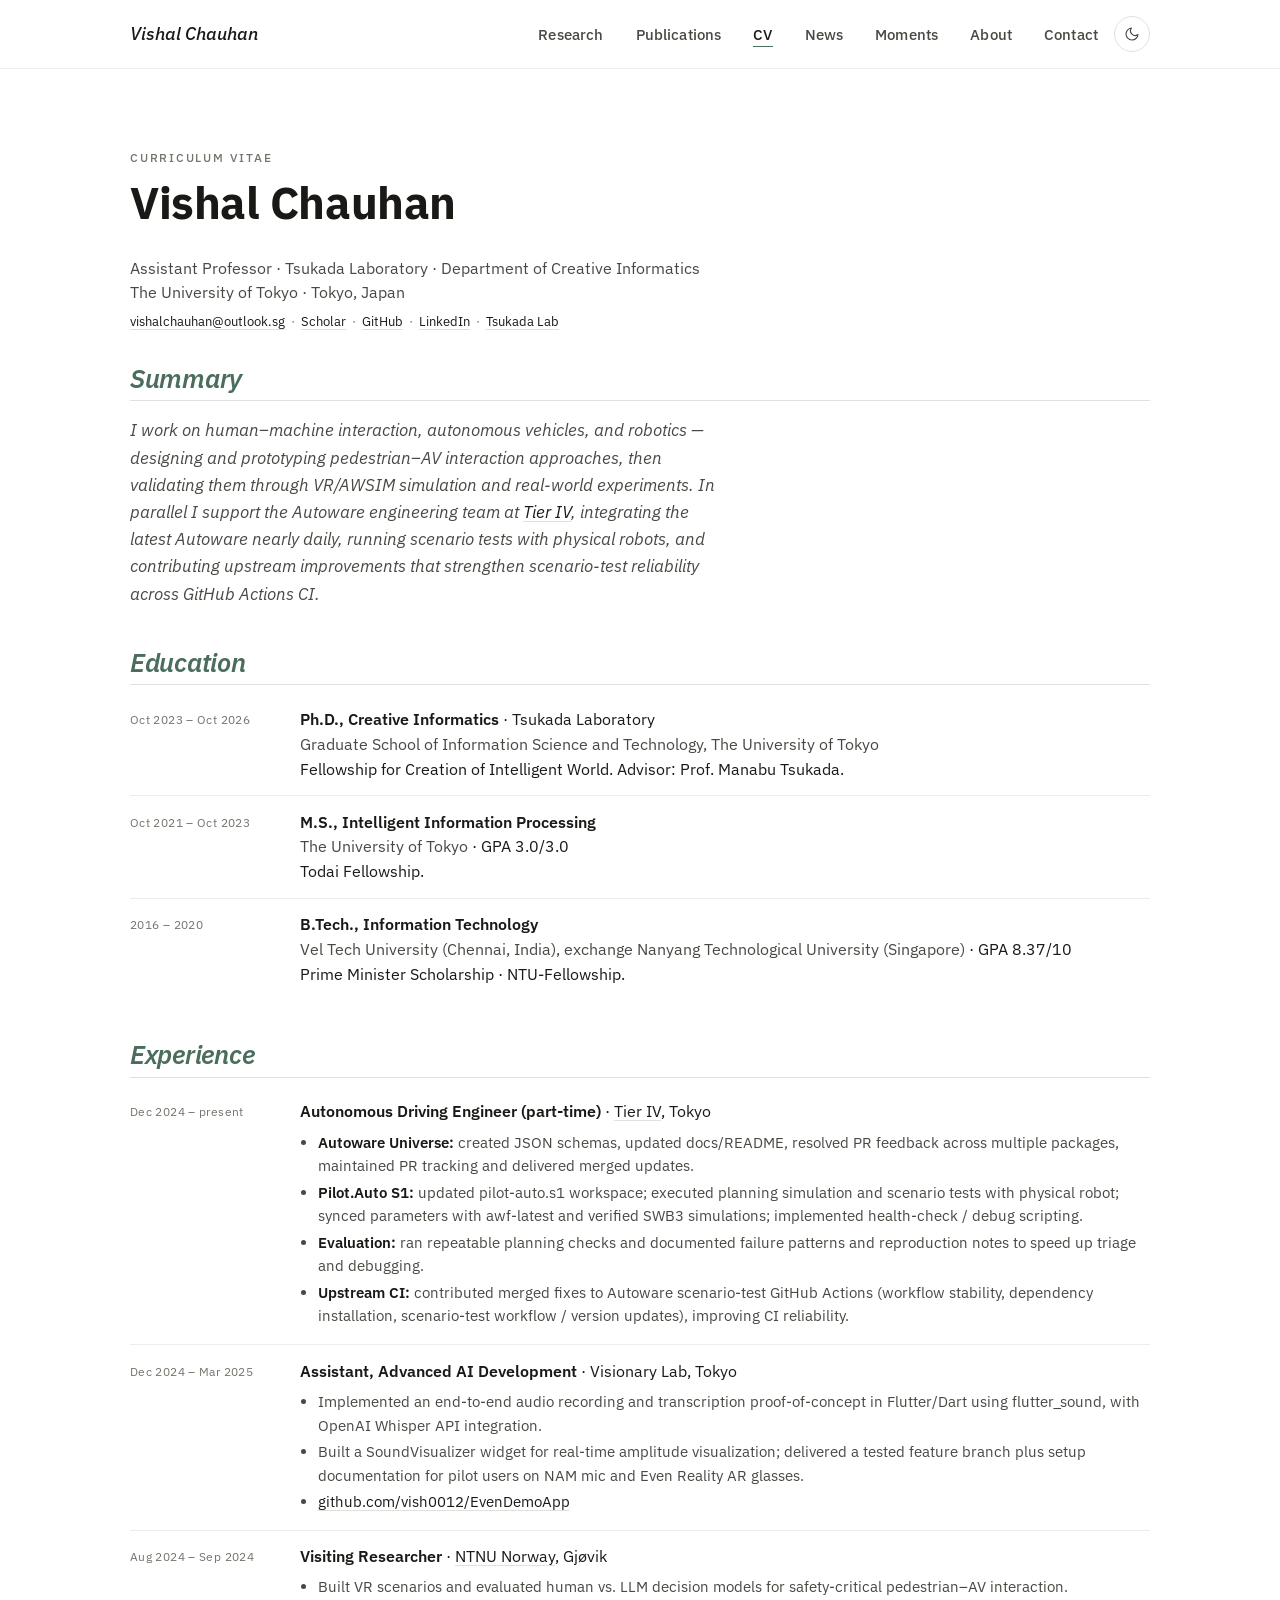
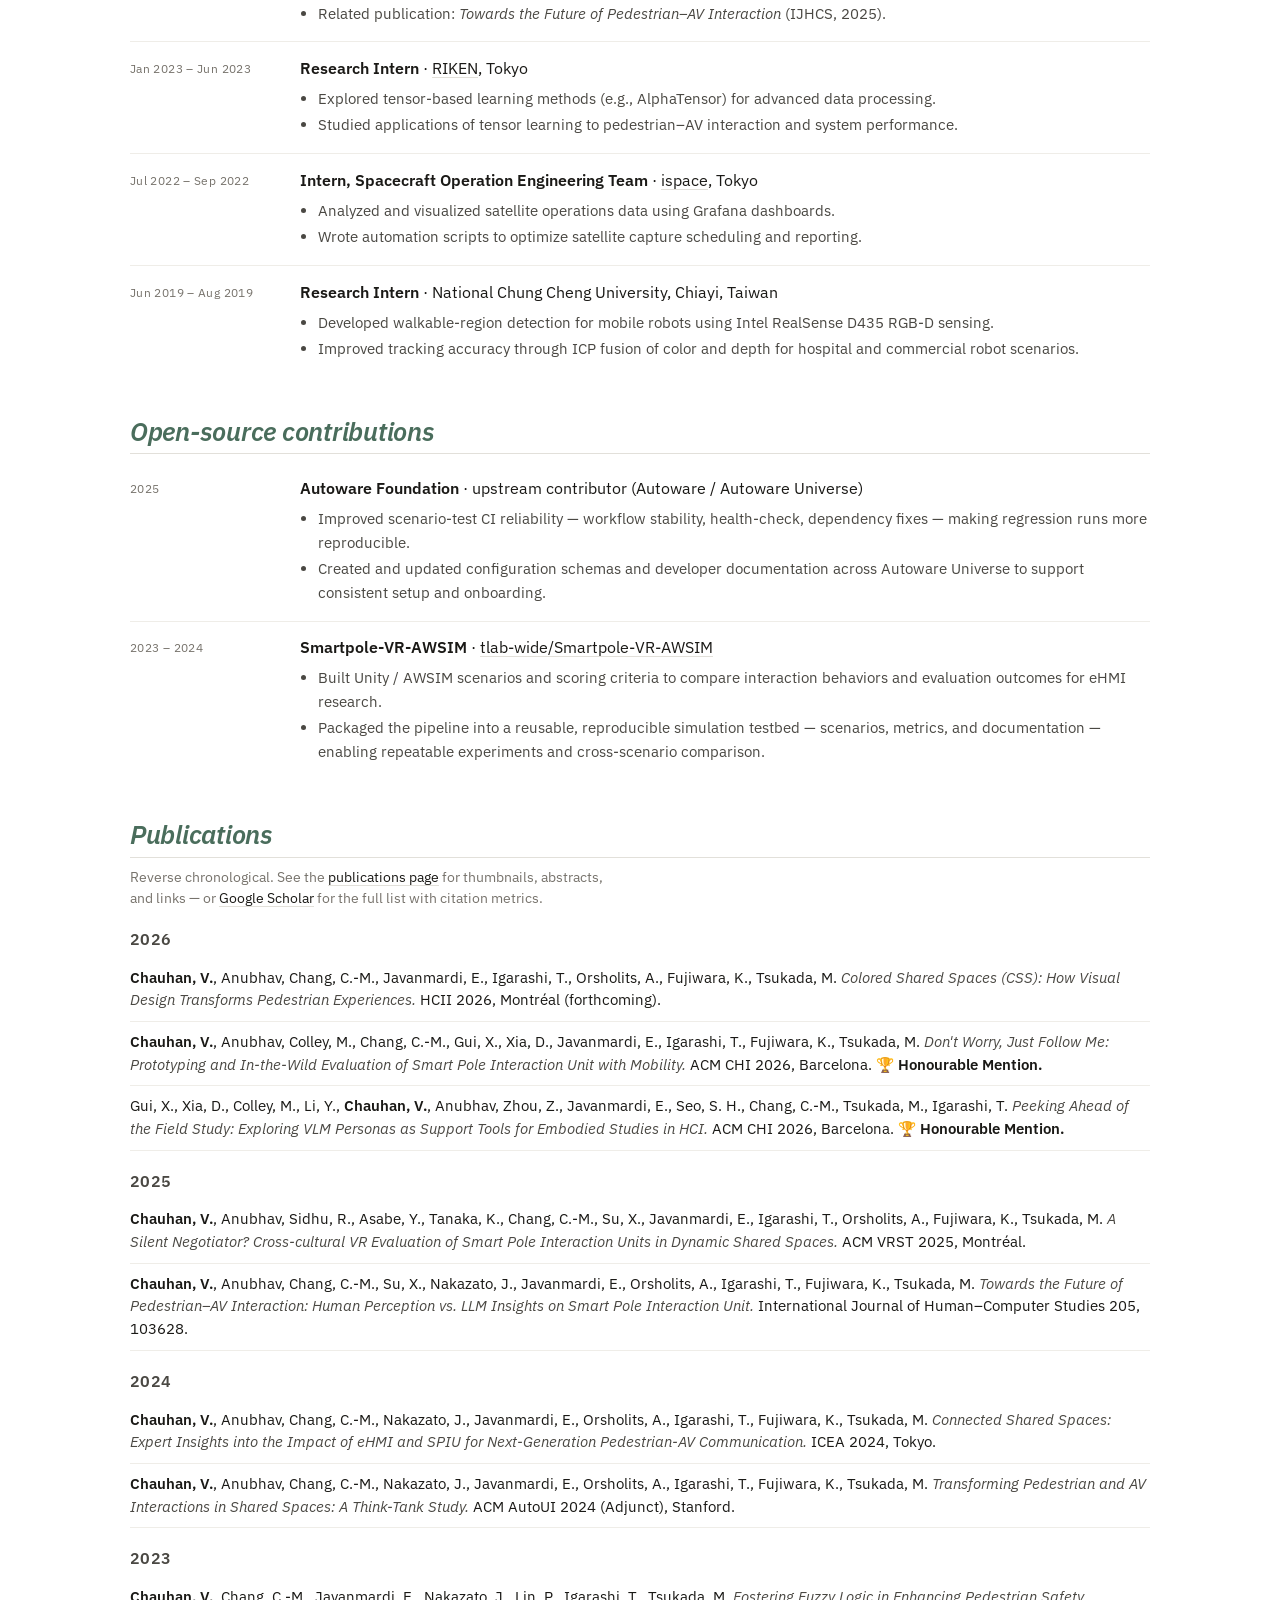
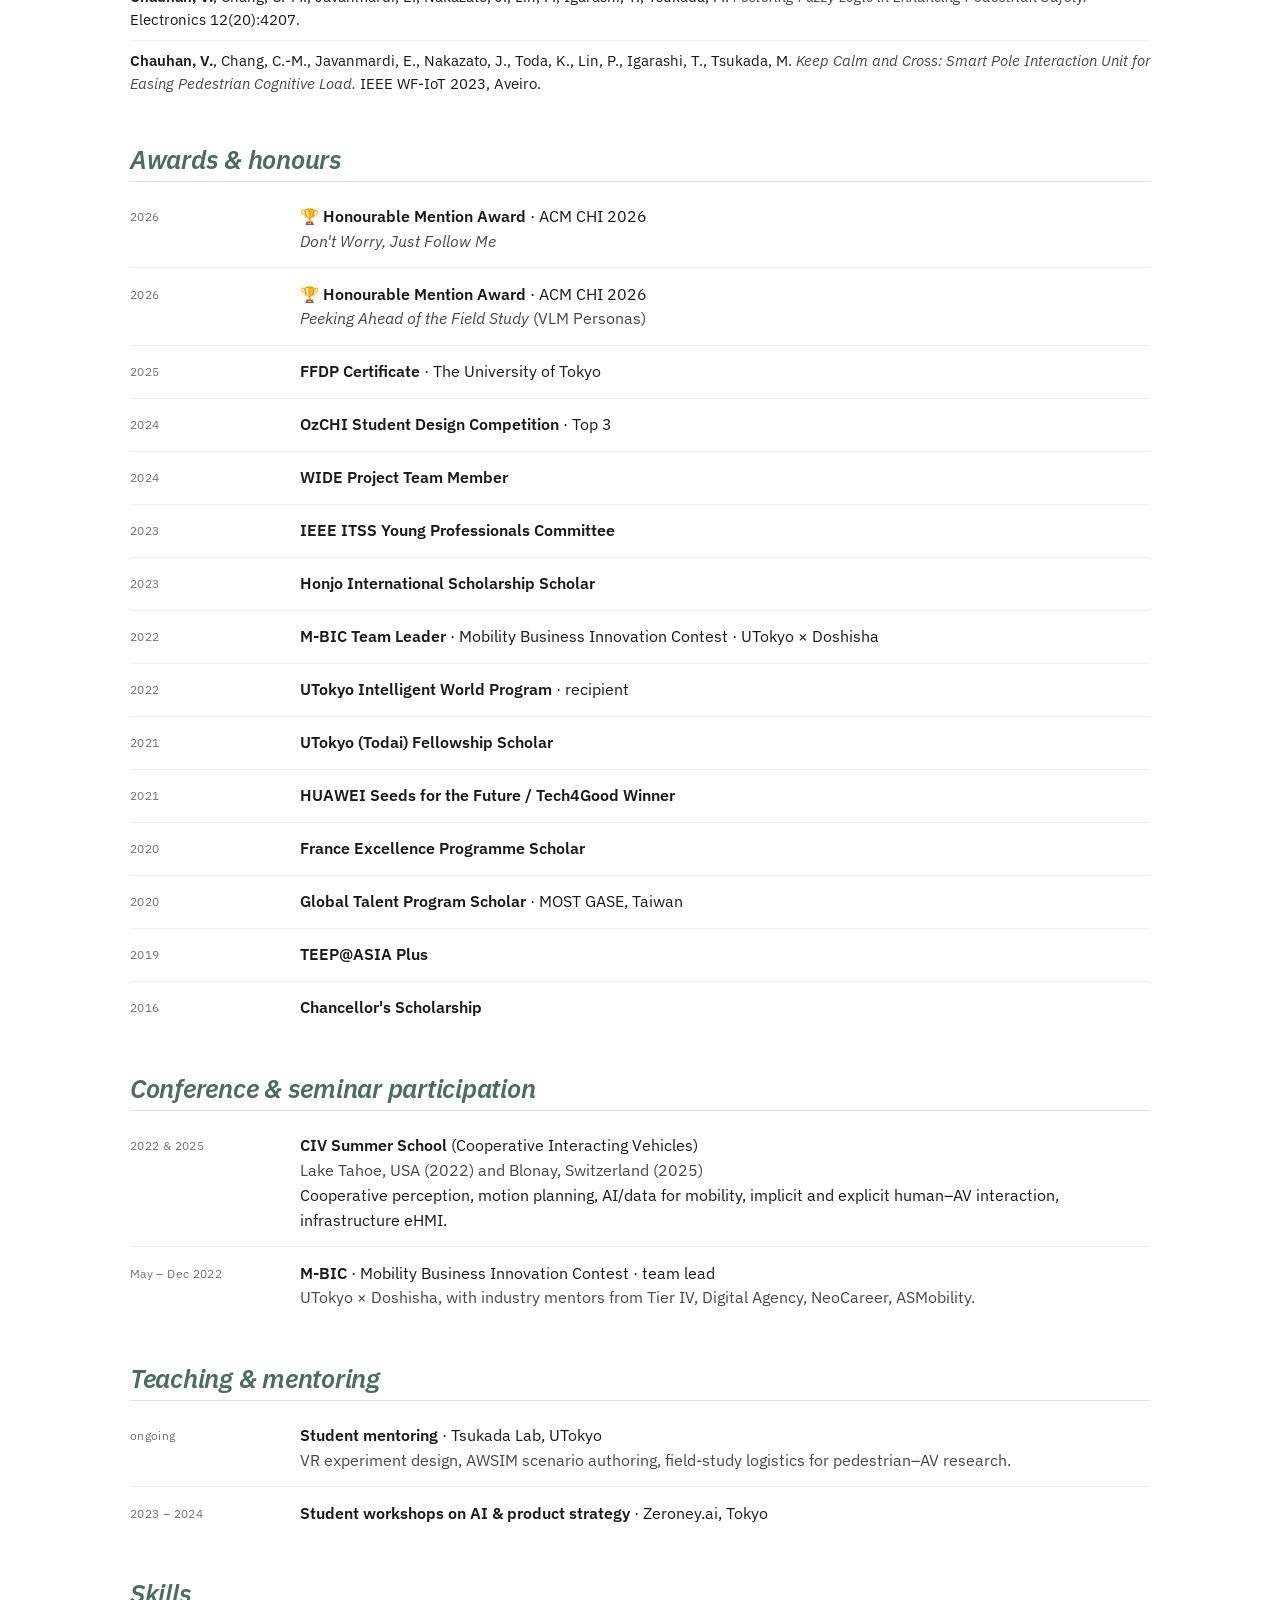
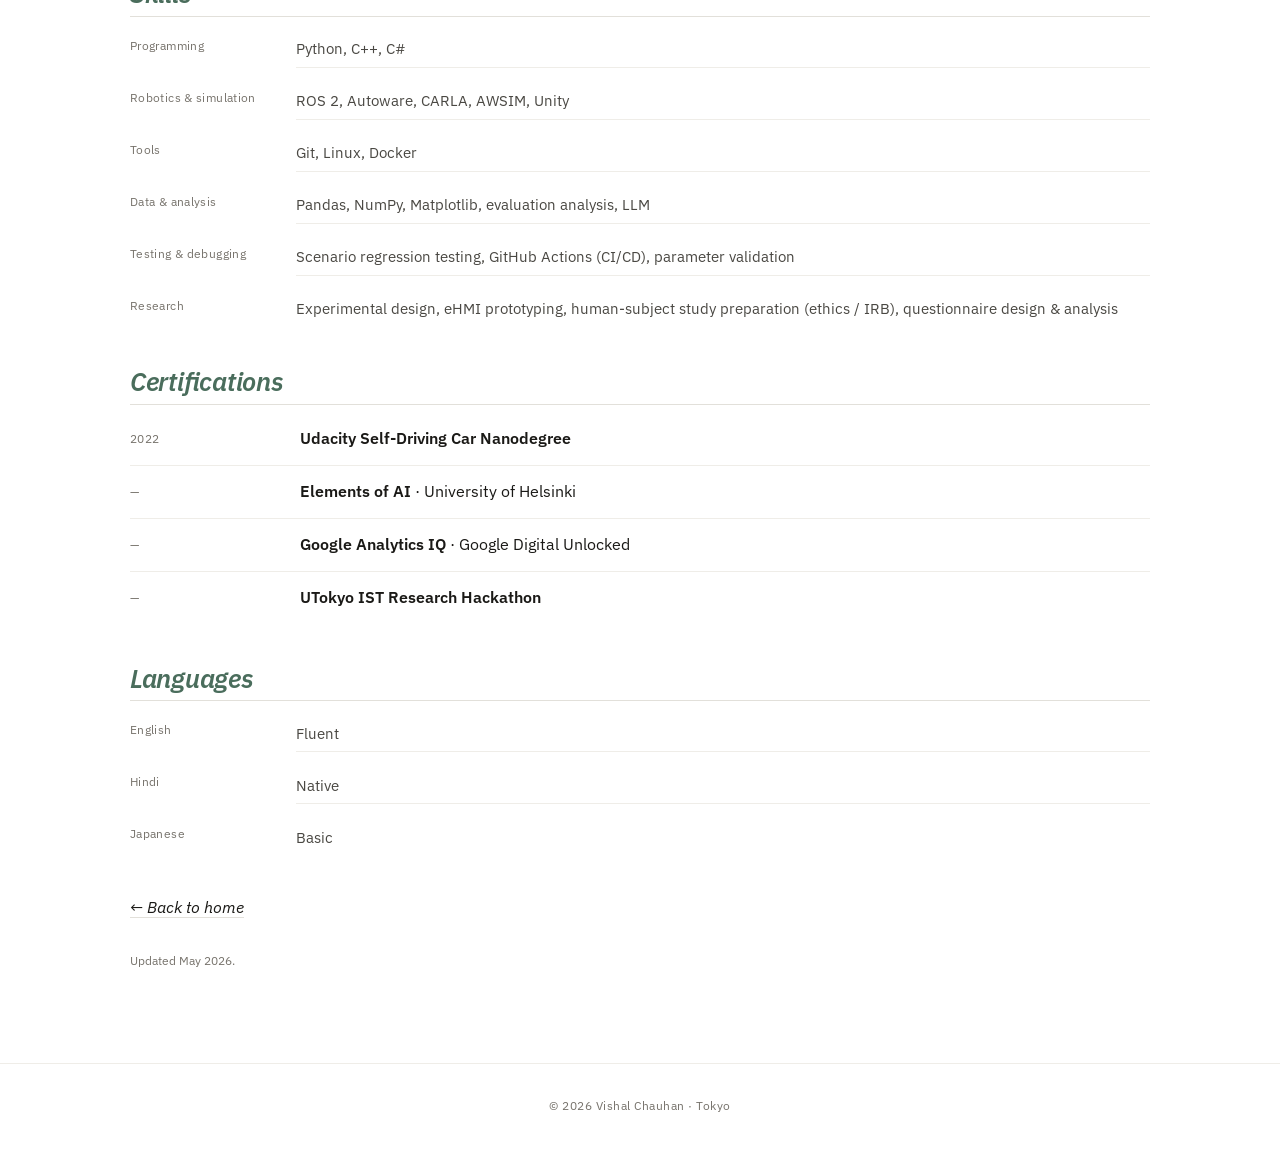
<file: cv.html>
<!DOCTYPE html>
<html lang="en">
<head>
  <meta charset="UTF-8" />
  <meta name="viewport" content="width=device-width, initial-scale=1.0" />
  <title>CV — Vishal Chauhan</title>

  <script>
    (function () {
      document.documentElement.setAttribute('data-theme', 'light');
    })();
  </script>

  <meta name="description" content="Curriculum vitae of Vishal Chauhan, Assistant Professor at The University of Tokyo working on HMI, autonomous vehicles, and robotics." />
  <link rel="canonical" href="https://vishalchauhan-hi.github.io/cv.html" />
  <link rel="preconnect" href="https://fonts.googleapis.com" />
  <link rel="preconnect" href="https://fonts.gstatic.com" crossorigin />
  <link href="https://fonts.googleapis.com/css2?family=JetBrains+Mono:wght@400;500;600&amp;family=Source+Sans+3:wght@400;500;600;700&amp;family=Source+Serif+4:ital,opsz,wght@0,8..60,400;0,8..60,500;0,8..60,600;1,8..60,400;1,8..60,500&amp;display=swap" rel="stylesheet" />
  <link rel="stylesheet" href="assets/style.css" />
  <style>
    .cv-section { margin: 2rem 0 2.5rem; }
    .cv-section h2 {
      font-family: var(--serif);
      font-style: italic;
      font-size: 1.6rem;
      color: var(--accent);
      margin: 0 0 0.5rem;
      border-bottom: 1px solid var(--rule);
      padding-bottom: 0.4rem;
    }
    .cv-entry {
      display: grid;
      grid-template-columns: 150px 1fr;
      gap: 1.25rem;
      padding: 0.85rem 0;
      border-bottom: 1px solid var(--rule-soft);
    }
    .cv-entry:last-child { border-bottom: 0; }
    .cv-when {
      font-family: var(--mono);
      font-size: 0.78rem;
      color: var(--ink-faint);
      letter-spacing: 0.03em;
      padding-top: 3px;
    }
    .cv-what { font-size: 0.97rem; line-height: 1.6; }
    .cv-what strong { color: var(--ink); font-weight: 600; }
    .cv-what .where { color: var(--ink-soft); }
    .cv-what ul {
      margin: 0.4rem 0 0;
      padding-left: 1.1rem;
      color: var(--ink-soft);
      font-size: 0.93rem;
    }
    .cv-what ul li { margin: 0.15rem 0; }
    .cv-pub-line {
      padding: 0.55rem 0;
      border-bottom: 1px solid var(--rule-soft);
      font-size: 0.92rem;
      line-height: 1.55;
    }
    .cv-pub-line:last-child { border-bottom: 0; }
    .cv-pub-line .me { color: var(--ink); font-weight: 600; }
    .cv-pub-line em { color: var(--ink-soft); }
    .cv-summary {
      font-family: var(--serif);
      font-style: italic;
      font-size: 1.05rem;
      line-height: 1.62;
      color: var(--ink-soft);
      max-width: 60ch;
      margin: 1rem 0 0;
    }
    .skills-grid {
      display: grid;
      grid-template-columns: 150px 1fr;
      gap: 1rem;
      font-size: 0.93rem;
    }
    .skills-grid dt {
      font-family: var(--mono);
      font-size: 0.78rem;
      color: var(--ink-faint);
      letter-spacing: 0.03em;
      padding-top: 4px;
    }
    .skills-grid dd { margin: 0; padding: 0.4rem 0; color: var(--ink-soft); border-bottom: 1px solid var(--rule-soft); }
    .skills-grid dd:last-of-type { border-bottom: 0; }
    @media (max-width: 600px) {
      .cv-entry, .skills-grid { grid-template-columns: 1fr; gap: 0.2rem; }
    }
  </style>
</head>
<body>
  <a class="skip-link" href="#main">Skip to content</a>

  <header class="site">
    <div class="container">
      <a class="brand" href="index.html">Vishal Chauhan</a>
      <div class="header-right">
        <nav class="primary" aria-label="Primary">
          <ul>
            <li><a href="index.html#research">Research</a></li>
            <li><a href="publications.html">Publications</a></li>
            <li><a href="cv.html" aria-current="page">CV</a></li>
            <li><a href="news.html">News</a></li>
            <li><a href="moments.html">Moments</a></li>
            <li><a href="index.html#about">About</a></li>
            <li><a href="index.html#contact">Contact</a></li>
          </ul>
        </nav>
        <button class="theme-toggle" id="themeToggle" type="button"
                aria-label="Toggle light and dark mode" title="Toggle dark mode">
          <svg class="icon-moon" viewBox="0 0 24 24" fill="none" stroke="currentColor"
               stroke-width="1.7" stroke-linecap="round" stroke-linejoin="round" aria-hidden="true">
            <path d="M21 12.79A9 9 0 1 1 11.21 3 7 7 0 0 0 21 12.79z"/>
          </svg>
          <svg class="icon-sun" viewBox="0 0 24 24" fill="none" stroke="currentColor"
               stroke-width="1.7" stroke-linecap="round" stroke-linejoin="round" aria-hidden="true">
            <circle cx="12" cy="12" r="4"/>
            <path d="M12 2v2M12 20v2M4.93 4.93l1.41 1.41M17.66 17.66l1.41 1.41M2 12h2M20 12h2M4.93 19.07l1.41-1.41M17.66 6.34l1.41-1.41"/>
          </svg>
        </button>
      </div>
    </div>
  </header>

  <main id="main">
    <section>
      <div class="container">
        <p class="section-eyebrow">Curriculum Vitae</p>
        <h1 class="page-title">Vishal Chauhan</h1>
        <p style="color:var(--ink-soft); margin-bottom: 0.5rem;">
          Assistant Professor · Tsukada Laboratory · Department of Creative Informatics<br/>
          The University of Tokyo · Tokyo, Japan
        </p>
        <p style="font-family: var(--mono); font-size: 0.82rem; color: var(--ink-faint); margin-bottom: 1rem;">
          <a href="mailto:vishalchauhan@outlook.sg">vishalchauhan@outlook.sg</a>
          &nbsp;·&nbsp;
          <a href="https://scholar.google.com/citations?user=SHkxvc4AAAAJ">Scholar</a>
          &nbsp;·&nbsp;
          <a href="https://github.com/vishalchauhan-hi">GitHub</a>
          &nbsp;·&nbsp;
          <a href="https://www.linkedin.com/in/aivishalcom/">LinkedIn</a>
          &nbsp;·&nbsp;
          <a href="https://tlab.hongo.wide.ad.jp/">Tsukada Lab</a>
        </p>

        <!-- ============ SUMMARY ============ -->
        <div class="cv-section">
          <h2>Summary</h2>
          <p class="cv-summary">
            I work on human–machine interaction, autonomous vehicles, and robotics —
            designing and prototyping pedestrian–AV interaction approaches, then
            validating them through VR/AWSIM simulation and real-world experiments.
            In parallel I support the Autoware engineering team at
            <a href="https://tier4.jp/en/">Tier IV</a>, integrating the latest
            Autoware nearly daily, running scenario tests with physical robots, and
            contributing upstream improvements that strengthen scenario-test
            reliability across GitHub Actions CI.
          </p>
        </div>

        <!-- ============ EDUCATION ============ -->
        <div class="cv-section">
          <h2>Education</h2>

          <div class="cv-entry">
            <div class="cv-when">Oct 2023 – Oct 2026</div>
            <div class="cv-what">
              <strong>Ph.D., Creative Informatics</strong> · Tsukada Laboratory<br/>
              <span class="where">Graduate School of Information Science and Technology, The University of Tokyo</span><br/>
              Fellowship for Creation of Intelligent World. Advisor: Prof. Manabu Tsukada.
            </div>
          </div>

          <div class="cv-entry">
            <div class="cv-when">Oct 2021 – Oct 2023</div>
            <div class="cv-what">
              <strong>M.S., Intelligent Information Processing</strong><br/>
              <span class="where">The University of Tokyo</span> · GPA 3.0/3.0<br/>
              Todai Fellowship.
            </div>
          </div>

          <div class="cv-entry">
            <div class="cv-when">2016 – 2020</div>
            <div class="cv-what">
              <strong>B.Tech., Information Technology</strong><br/>
              <span class="where">Vel Tech University (Chennai, India), exchange Nanyang Technological University (Singapore)</span> · GPA 8.37/10<br/>
              Prime Minister Scholarship · NTU-Fellowship.
            </div>
          </div>
        </div>

        <!-- ============ EXPERIENCE ============ -->
        <div class="cv-section">
          <h2>Experience</h2>

          <div class="cv-entry">
            <div class="cv-when">Dec 2024 – present</div>
            <div class="cv-what">
              <strong>Autonomous Driving Engineer (part-time)</strong> · <a href="https://tier4.jp/en/">Tier IV</a>, Tokyo
              <ul>
                <li><strong>Autoware Universe:</strong> created JSON schemas, updated docs/README, resolved PR feedback across multiple packages, maintained PR tracking and delivered merged updates.</li>
                <li><strong>Pilot.Auto S1:</strong> updated pilot-auto.s1 workspace; executed planning simulation and scenario tests with physical robot; synced parameters with awf-latest and verified SWB3 simulations; implemented health-check / debug scripting.</li>
                <li><strong>Evaluation:</strong> ran repeatable planning checks and documented failure patterns and reproduction notes to speed up triage and debugging.</li>
                <li><strong>Upstream CI:</strong> contributed merged fixes to Autoware scenario-test GitHub Actions (workflow stability, dependency installation, scenario-test workflow / version updates), improving CI reliability.</li>
              </ul>
            </div>
          </div>

          <div class="cv-entry">
            <div class="cv-when">Dec 2024 – Mar 2025</div>
            <div class="cv-what">
              <strong>Assistant, Advanced AI Development</strong> · Visionary Lab, Tokyo
              <ul>
                <li>Implemented an end-to-end audio recording and transcription proof-of-concept in Flutter/Dart using flutter_sound, with OpenAI Whisper API integration.</li>
                <li>Built a SoundVisualizer widget for real-time amplitude visualization; delivered a tested feature branch plus setup documentation for pilot users on NAM mic and Even Reality AR glasses.</li>
                <li><a href="https://github.com/vish0012/EvenDemoApp">github.com/vish0012/EvenDemoApp</a></li>
              </ul>
            </div>
          </div>

          <div class="cv-entry">
            <div class="cv-when">Aug 2024 – Sep 2024</div>
            <div class="cv-what">
              <strong>Visiting Researcher</strong> · <a href="https://www.ntnu.edu/">NTNU Norway</a>, Gjøvik
              <ul>
                <li>Built VR scenarios and evaluated human vs. LLM decision models for safety-critical pedestrian–AV interaction.</li>
                <li>Related publication: <em>Towards the Future of Pedestrian–AV Interaction</em> (IJHCS, 2025).</li>
              </ul>
            </div>
          </div>

          <div class="cv-entry">
            <div class="cv-when">Jan 2023 – Jun 2023</div>
            <div class="cv-what">
              <strong>Research Intern</strong> · <a href="https://www.riken.jp/en/">RIKEN</a>, Tokyo
              <ul>
                <li>Explored tensor-based learning methods (e.g., AlphaTensor) for advanced data processing.</li>
                <li>Studied applications of tensor learning to pedestrian–AV interaction and system performance.</li>
              </ul>
            </div>
          </div>

          <div class="cv-entry">
            <div class="cv-when">Jul 2022 – Sep 2022</div>
            <div class="cv-what">
              <strong>Intern, Spacecraft Operation Engineering Team</strong> · <a href="https://ispace-inc.com/en/">ispace</a>, Tokyo
              <ul>
                <li>Analyzed and visualized satellite operations data using Grafana dashboards.</li>
                <li>Wrote automation scripts to optimize satellite capture scheduling and reporting.</li>
              </ul>
            </div>
          </div>

          <div class="cv-entry">
            <div class="cv-when">Jun 2019 – Aug 2019</div>
            <div class="cv-what">
              <strong>Research Intern</strong> · National Chung Cheng University, Chiayi, Taiwan
              <ul>
                <li>Developed walkable-region detection for mobile robots using Intel RealSense D435 RGB-D sensing.</li>
                <li>Improved tracking accuracy through ICP fusion of color and depth for hospital and commercial robot scenarios.</li>
              </ul>
            </div>
          </div>
        </div>

        <!-- ============ OPEN SOURCE ============ -->
        <div class="cv-section">
          <h2>Open-source contributions</h2>

          <div class="cv-entry">
            <div class="cv-when">2025</div>
            <div class="cv-what">
              <strong>Autoware Foundation</strong> · upstream contributor (Autoware / Autoware Universe)
              <ul>
                <li>Improved scenario-test CI reliability — workflow stability, health-check, dependency fixes — making regression runs more reproducible.</li>
                <li>Created and updated configuration schemas and developer documentation across Autoware Universe to support consistent setup and onboarding.</li>
              </ul>
            </div>
          </div>

          <div class="cv-entry">
            <div class="cv-when">2023 – 2024</div>
            <div class="cv-what">
              <strong>Smartpole-VR-AWSIM</strong> · <a href="https://github.com/tlab-wide/Smartpole-VR-AWSIM">tlab-wide/Smartpole-VR-AWSIM</a>
              <ul>
                <li>Built Unity / AWSIM scenarios and scoring criteria to compare interaction behaviors and evaluation outcomes for eHMI research.</li>
                <li>Packaged the pipeline into a reusable, reproducible simulation testbed — scenarios, metrics, and documentation — enabling repeatable experiments and cross-scenario comparison.</li>
              </ul>
            </div>
          </div>
        </div>

        <!-- ============ PUBLICATIONS ============ -->
        <div class="cv-section">
          <h2>Publications</h2>
          <p style="font-size: 0.9rem; color: var(--ink-faint); margin-bottom: 1rem;">
            Reverse chronological. See the <a href="publications.html">publications page</a> for thumbnails, abstracts, and links — or <a href="https://scholar.google.com/citations?user=SHkxvc4AAAAJ">Google Scholar</a> for the full list with citation metrics.
          </p>

          <h4 style="margin-top: 1.25rem;">2026</h4>
          <div class="cv-pub-line">
            <span class="me">Chauhan, V.</span>, Anubhav, Chang, C.-M., Javanmardi, E., Igarashi, T., Orsholits, A., Fujiwara, K., Tsukada, M.
            <em>Colored Shared Spaces (CSS): How Visual Design Transforms Pedestrian Experiences.</em>
            HCII 2026, Montréal (forthcoming).
          </div>
          <div class="cv-pub-line">
            <span class="me">Chauhan, V.</span>, Anubhav, Colley, M., Chang, C.-M., Gui, X., Xia, D., Javanmardi, E., Igarashi, T., Fujiwara, K., Tsukada, M.
            <em>Don't Worry, Just Follow Me: Prototyping and In-the-Wild Evaluation of Smart Pole Interaction Unit with Mobility.</em>
            ACM CHI 2026, Barcelona. <strong>🏆 Honourable Mention.</strong>
          </div>
          <div class="cv-pub-line">
            Gui, X., Xia, D., Colley, M., Li, Y., <span class="me">Chauhan, V.</span>, Anubhav, Zhou, Z., Javanmardi, E., Seo, S. H., Chang, C.-M., Tsukada, M., Igarashi, T.
            <em>Peeking Ahead of the Field Study: Exploring VLM Personas as Support Tools for Embodied Studies in HCI.</em>
            ACM CHI 2026, Barcelona. <strong>🏆 Honourable Mention.</strong>
          </div>

          <h4 style="margin-top: 1.25rem;">2025</h4>
          <div class="cv-pub-line">
            <span class="me">Chauhan, V.</span>, Anubhav, Sidhu, R., Asabe, Y., Tanaka, K., Chang, C.-M., Su, X., Javanmardi, E., Igarashi, T., Orsholits, A., Fujiwara, K., Tsukada, M.
            <em>A Silent Negotiator? Cross-cultural VR Evaluation of Smart Pole Interaction Units in Dynamic Shared Spaces.</em>
            ACM VRST 2025, Montréal.
          </div>
          <div class="cv-pub-line">
            <span class="me">Chauhan, V.</span>, Anubhav, Chang, C.-M., Su, X., Nakazato, J., Javanmardi, E., Orsholits, A., Igarashi, T., Fujiwara, K., Tsukada, M.
            <em>Towards the Future of Pedestrian–AV Interaction: Human Perception vs. LLM Insights on Smart Pole Interaction Unit.</em>
            International Journal of Human–Computer Studies 205, 103628.
          </div>

          <h4 style="margin-top: 1.25rem;">2024</h4>
          <div class="cv-pub-line">
            <span class="me">Chauhan, V.</span>, Anubhav, Chang, C.-M., Nakazato, J., Javanmardi, E., Orsholits, A., Igarashi, T., Fujiwara, K., Tsukada, M.
            <em>Connected Shared Spaces: Expert Insights into the Impact of eHMI and SPIU for Next-Generation Pedestrian-AV Communication.</em>
            ICEA 2024, Tokyo.
          </div>
          <div class="cv-pub-line">
            <span class="me">Chauhan, V.</span>, Anubhav, Chang, C.-M., Nakazato, J., Javanmardi, E., Orsholits, A., Igarashi, T., Fujiwara, K., Tsukada, M.
            <em>Transforming Pedestrian and AV Interactions in Shared Spaces: A Think-Tank Study.</em>
            ACM AutoUI 2024 (Adjunct), Stanford.
          </div>

          <h4 style="margin-top: 1.25rem;">2023</h4>
          <div class="cv-pub-line">
            <span class="me">Chauhan, V.</span>, Chang, C.-M., Javanmardi, E., Nakazato, J., Lin, P., Igarashi, T., Tsukada, M.
            <em>Fostering Fuzzy Logic in Enhancing Pedestrian Safety.</em>
            Electronics 12(20):4207.
          </div>
          <div class="cv-pub-line">
            <span class="me">Chauhan, V.</span>, Chang, C.-M., Javanmardi, E., Nakazato, J., Toda, K., Lin, P., Igarashi, T., Tsukada, M.
            <em>Keep Calm and Cross: Smart Pole Interaction Unit for Easing Pedestrian Cognitive Load.</em>
            IEEE WF-IoT 2023, Aveiro.
          </div>
        </div>

        <!-- ============ AWARDS ============ -->
        <div class="cv-section">
          <h2>Awards &amp; honours</h2>

          <div class="cv-entry">
            <div class="cv-when">2026</div>
            <div class="cv-what">
              <strong>🏆 Honourable Mention Award</strong> · ACM CHI 2026<br/>
              <span class="where"><em>Don't Worry, Just Follow Me</em></span>
            </div>
          </div>

          <div class="cv-entry">
            <div class="cv-when">2026</div>
            <div class="cv-what">
              <strong>🏆 Honourable Mention Award</strong> · ACM CHI 2026<br/>
              <span class="where"><em>Peeking Ahead of the Field Study</em> (VLM Personas)</span>
            </div>
          </div>

          <div class="cv-entry">
            <div class="cv-when">2025</div>
            <div class="cv-what">
              <strong>FFDP Certificate</strong> · The University of Tokyo
            </div>
          </div>

          <div class="cv-entry">
            <div class="cv-when">2024</div>
            <div class="cv-what">
              <strong>OzCHI Student Design Competition</strong> · Top 3
            </div>
          </div>

          <div class="cv-entry">
            <div class="cv-when">2024</div>
            <div class="cv-what">
              <strong>WIDE Project Team Member</strong>
            </div>
          </div>

          <div class="cv-entry">
            <div class="cv-when">2023</div>
            <div class="cv-what">
              <strong>IEEE ITSS Young Professionals Committee</strong>
            </div>
          </div>

          <div class="cv-entry">
            <div class="cv-when">2023</div>
            <div class="cv-what">
              <strong>Honjo International Scholarship Scholar</strong>
            </div>
          </div>

          <div class="cv-entry">
            <div class="cv-when">2022</div>
            <div class="cv-what">
              <strong>M-BIC Team Leader</strong> · Mobility Business Innovation Contest · UTokyo × Doshisha
            </div>
          </div>

          <div class="cv-entry">
            <div class="cv-when">2022</div>
            <div class="cv-what">
              <strong>UTokyo Intelligent World Program</strong> · recipient
            </div>
          </div>

          <div class="cv-entry">
            <div class="cv-when">2021</div>
            <div class="cv-what">
              <strong>UTokyo (Todai) Fellowship Scholar</strong>
            </div>
          </div>

          <div class="cv-entry">
            <div class="cv-when">2021</div>
            <div class="cv-what">
              <strong>HUAWEI Seeds for the Future / Tech4Good Winner</strong>
            </div>
          </div>

          <div class="cv-entry">
            <div class="cv-when">2020</div>
            <div class="cv-what">
              <strong>France Excellence Programme Scholar</strong>
            </div>
          </div>

          <div class="cv-entry">
            <div class="cv-when">2020</div>
            <div class="cv-what">
              <strong>Global Talent Program Scholar</strong> · MOST GASE, Taiwan
            </div>
          </div>

          <div class="cv-entry">
            <div class="cv-when">2019</div>
            <div class="cv-what">
              <strong>TEEP@ASIA Plus</strong>
            </div>
          </div>

          <div class="cv-entry">
            <div class="cv-when">2016</div>
            <div class="cv-what">
              <strong>Chancellor's Scholarship</strong>
            </div>
          </div>
        </div>

        <!-- ============ CONFERENCE / SEMINAR ============ -->
        <div class="cv-section">
          <h2>Conference &amp; seminar participation</h2>

          <div class="cv-entry">
            <div class="cv-when">2022 &amp; 2025</div>
            <div class="cv-what">
              <strong>CIV Summer School</strong> (Cooperative Interacting Vehicles)<br/>
              <span class="where">Lake Tahoe, USA (2022) and Blonay, Switzerland (2025)</span><br/>
              Cooperative perception, motion planning, AI/data for mobility, implicit and explicit human–AV interaction, infrastructure eHMI.
            </div>
          </div>

          <div class="cv-entry">
            <div class="cv-when">May – Dec 2022</div>
            <div class="cv-what">
              <strong>M-BIC</strong> · Mobility Business Innovation Contest · team lead<br/>
              <span class="where">UTokyo × Doshisha, with industry mentors from Tier IV, Digital Agency, NeoCareer, ASMobility.</span>
            </div>
          </div>
        </div>

        <!-- ============ TEACHING ============ -->
        <div class="cv-section">
          <h2>Teaching &amp; mentoring</h2>

          <div class="cv-entry">
            <div class="cv-when">ongoing</div>
            <div class="cv-what">
              <strong>Student mentoring</strong> · Tsukada Lab, UTokyo<br/>
              <span class="where">VR experiment design, AWSIM scenario authoring, field-study logistics for pedestrian–AV research.</span>
            </div>
          </div>

          <div class="cv-entry">
            <div class="cv-when">2023 – 2024</div>
            <div class="cv-what">
              <strong>Student workshops on AI &amp; product strategy</strong> · Zeroney.ai, Tokyo
            </div>
          </div>
        </div>

        <!-- ============ SKILLS ============ -->
        <div class="cv-section">
          <h2>Skills</h2>
          <dl class="skills-grid">
            <dt>Programming</dt>
            <dd>Python, C++, C#</dd>

            <dt>Robotics &amp; simulation</dt>
            <dd>ROS 2, Autoware, CARLA, AWSIM, Unity</dd>

            <dt>Tools</dt>
            <dd>Git, Linux, Docker</dd>

            <dt>Data &amp; analysis</dt>
            <dd>Pandas, NumPy, Matplotlib, evaluation analysis, LLM</dd>

            <dt>Testing &amp; debugging</dt>
            <dd>Scenario regression testing, GitHub Actions (CI/CD), parameter validation</dd>

            <dt>Research</dt>
            <dd>Experimental design, eHMI prototyping, human-subject study preparation (ethics / IRB), questionnaire design &amp; analysis</dd>
          </dl>
        </div>

        <!-- ============ CERTIFICATIONS ============ -->
        <div class="cv-section">
          <h2>Certifications</h2>
          <div class="cv-entry">
            <div class="cv-when">2022</div>
            <div class="cv-what"><strong>Udacity Self-Driving Car Nanodegree</strong></div>
          </div>
          <div class="cv-entry">
            <div class="cv-when">—</div>
            <div class="cv-what"><strong>Elements of AI</strong> · University of Helsinki</div>
          </div>
          <div class="cv-entry">
            <div class="cv-when">—</div>
            <div class="cv-what"><strong>Google Analytics IQ</strong> · Google Digital Unlocked</div>
          </div>
          <div class="cv-entry">
            <div class="cv-when">—</div>
            <div class="cv-what"><strong>UTokyo IST Research Hackathon</strong></div>
          </div>
        </div>

        <!-- ============ LANGUAGES ============ -->
        <div class="cv-section">
          <h2>Languages</h2>
          <dl class="skills-grid">
            <dt>English</dt>
            <dd>Fluent</dd>

            <dt>Hindi</dt>
            <dd>Native</dd>

            <dt>Japanese</dt>
            <dd>Basic</dd>
          </dl>
        </div>

        <p class="see-all">
          <a href="index.html">← Back to home</a>
        </p>

        <p style="font-family: var(--mono); font-size: 0.78rem; color: var(--ink-faint); margin-top: 2rem;">
          Updated May 2026.
        </p>
      </div>
    </section>
  </main>

  <footer class="site">
    <div class="container">
      © 2026 Vishal Chauhan · Tokyo
    </div>
  </footer>

  <script>
    (function () {
      var btn = document.getElementById('themeToggle');
      if (!btn) return;
      btn.addEventListener('click', function () {
        var current = document.documentElement.getAttribute('data-theme') || 'light';
        var next = current === 'dark' ? 'light' : 'dark';
        document.documentElement.setAttribute('data-theme', next);
      });
    })();
  </script>
</body>
</html>
</file>
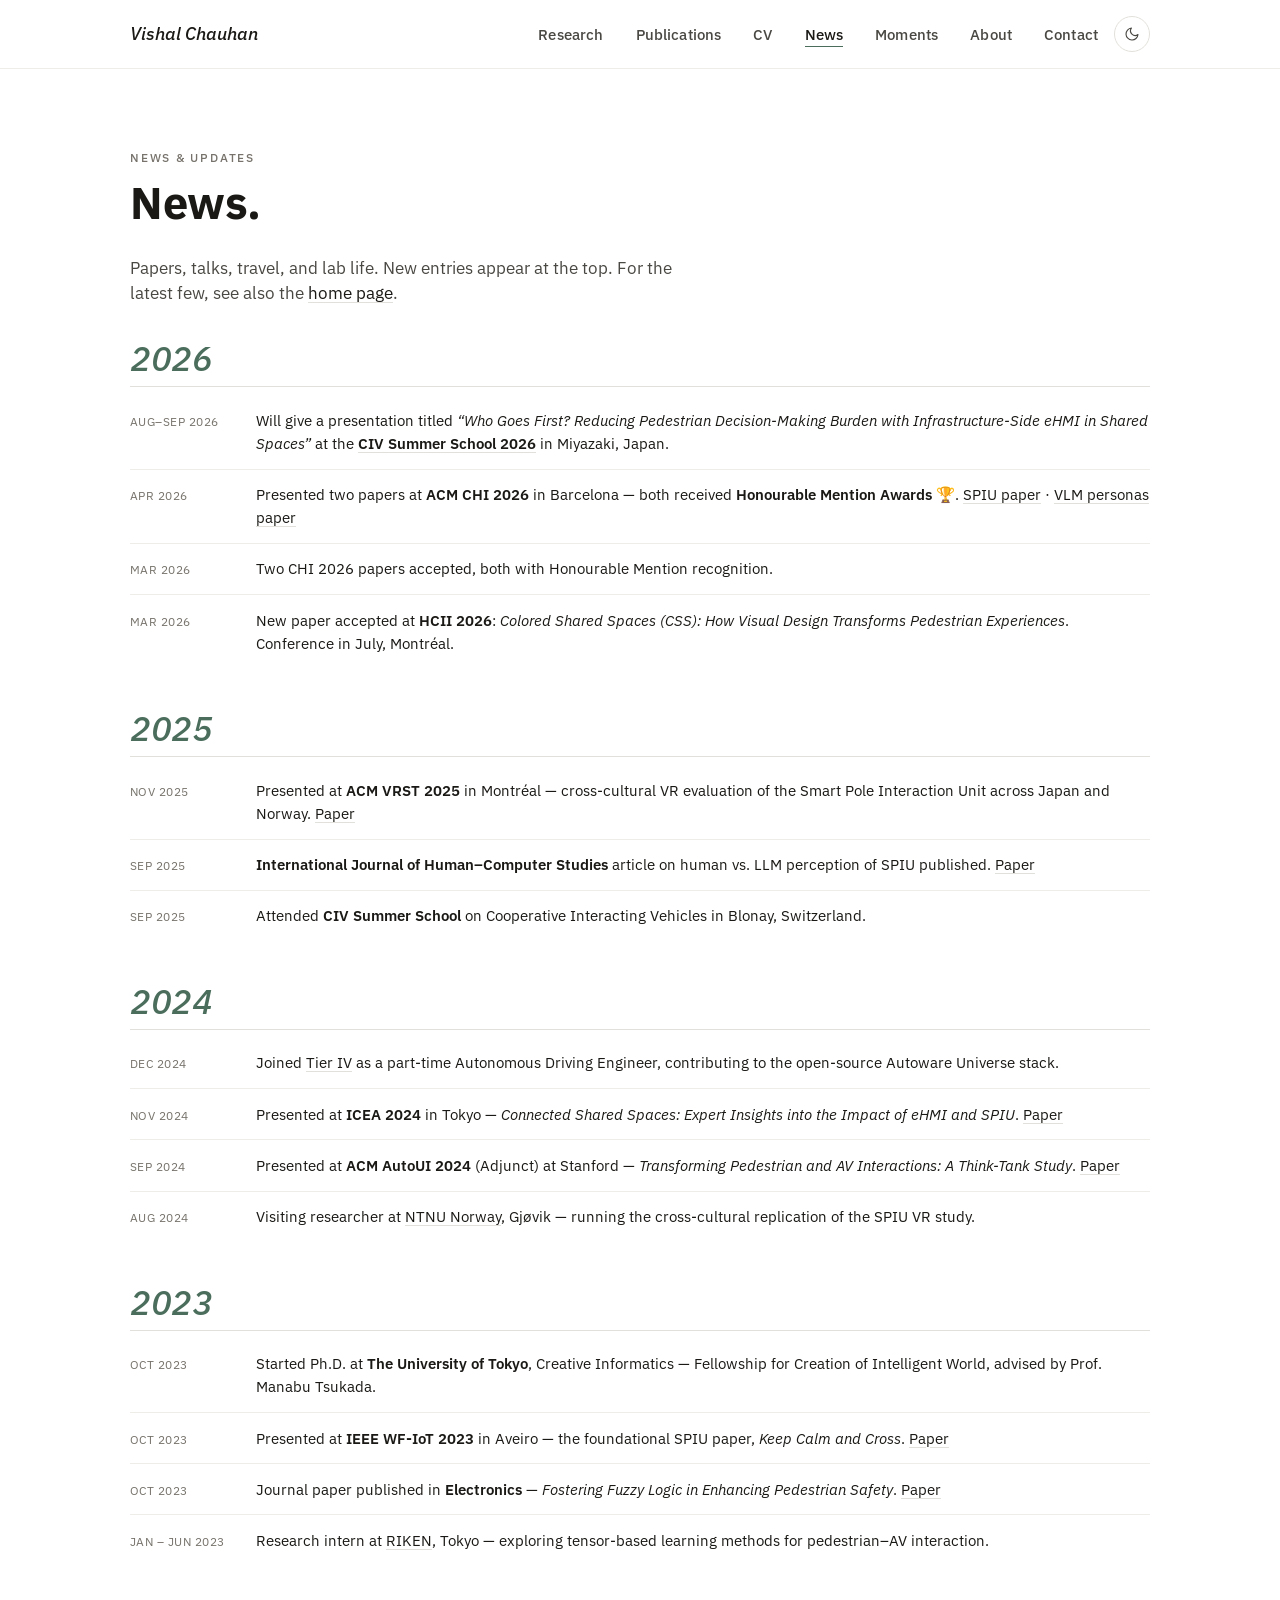
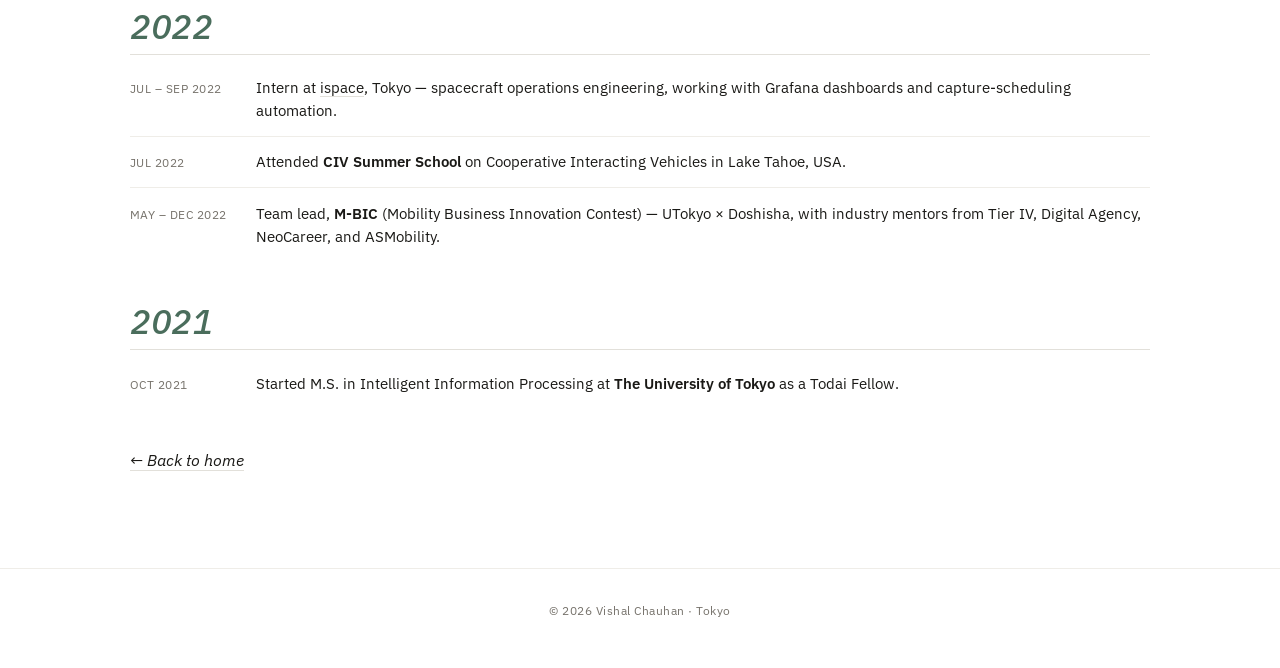
<file: news.html>
<!DOCTYPE html>
<html lang="en">
<head>
  <meta charset="UTF-8" />
  <meta name="viewport" content="width=device-width, initial-scale=1.0" />
  <title>News — Vishal Chauhan</title>

  <script>
    (function () {
      document.documentElement.setAttribute('data-theme', 'light');
    })();
  </script>

  <meta name="description" content="News, talks, and travel — Vishal Chauhan, doctoral researcher at The University of Tokyo." />
  <link rel="canonical" href="https://vishalchauhan-hi.github.io/news.html" />
  <link rel="preconnect" href="https://fonts.googleapis.com" />
  <link rel="preconnect" href="https://fonts.gstatic.com" crossorigin />
  <link href="https://fonts.googleapis.com/css2?family=JetBrains+Mono:wght@400;500;600&amp;family=Source+Sans+3:wght@400;500;600;700&amp;family=Source+Serif+4:ital,opsz,wght@0,8..60,400;0,8..60,500;0,8..60,600;1,8..60,400;1,8..60,500&amp;display=swap" rel="stylesheet" />
  <link rel="stylesheet" href="assets/style.css" />
  <style>
    .news-year { margin: 2rem 0 2.5rem; }
    .news-year h2 {
      font-family: var(--serif);
      font-style: italic;
      font-weight: 500;
      font-size: clamp(1.85rem, 3vw, 2.2rem);
      color: var(--accent);
      margin: 0 0 0.5rem;
      border-bottom: 1px solid var(--rule);
      padding-bottom: 0.4rem;
    }
    .news-year .news-list { max-width: none; margin: 0.5rem 0 0; }
    .news-year .news-list li { padding: 0.85rem 0; }
  </style>
</head>
<body>
  <a class="skip-link" href="#main">Skip to content</a>

  <header class="site">
    <div class="container">
      <a class="brand" href="index.html">Vishal Chauhan</a>
      <div class="header-right">
        <nav class="primary" aria-label="Primary">
          <ul>
            <li><a href="index.html#research">Research</a></li>
            <li><a href="publications.html">Publications</a></li>
            <li><a href="cv.html">CV</a></li>
            <li><a href="news.html" aria-current="page">News</a></li>
            <li><a href="moments.html">Moments</a></li>
            <li><a href="index.html#about">About</a></li>
            <li><a href="index.html#contact">Contact</a></li>
          </ul>
        </nav>
        <button class="theme-toggle" id="themeToggle" type="button"
                aria-label="Toggle light and dark mode" title="Toggle dark mode">
          <svg class="icon-moon" viewBox="0 0 24 24" fill="none" stroke="currentColor"
               stroke-width="1.7" stroke-linecap="round" stroke-linejoin="round" aria-hidden="true">
            <path d="M21 12.79A9 9 0 1 1 11.21 3 7 7 0 0 0 21 12.79z"/>
          </svg>
          <svg class="icon-sun" viewBox="0 0 24 24" fill="none" stroke="currentColor"
               stroke-width="1.7" stroke-linecap="round" stroke-linejoin="round" aria-hidden="true">
            <circle cx="12" cy="12" r="4"/>
            <path d="M12 2v2M12 20v2M4.93 4.93l1.41 1.41M17.66 17.66l1.41 1.41M2 12h2M20 12h2M4.93 19.07l1.41-1.41M17.66 6.34l1.41-1.41"/>
          </svg>
        </button>
      </div>
    </div>
  </header>

  <main id="main">
    <section>
      <div class="container">
        <p class="section-eyebrow">News &amp; updates</p>
        <h1 class="page-title">News.</h1>
        <p style="max-width:55ch; color:var(--ink-soft); font-size:1.05rem;">
          Papers, talks, travel, and lab life. New entries appear at the top.
          For the latest few, see also the <a href="index.html#recent">home page</a>.
        </p>


        <!-- ============ 2026 ============ -->
        <div class="news-year">
          <h2>2026</h2>
          <ul class="news-list">
            <li>
              <span class="news-date">Aug–Sep 2026</span>
              <span>Will give a presentation titled <em>“Who Goes First? Reducing Pedestrian Decision-Making Burden with Infrastructure-Side eHMI in Shared Spaces”</em> at the <a href="https://civ-summerschool.org/" target="_blank" rel="noopener"><strong>CIV Summer School 2026</strong></a> in Miyazaki, Japan.</span>
            </li>
            <li>
              <span class="news-date">Apr 2026</span>
              <span>Presented two papers at <strong>ACM CHI 2026</strong> in Barcelona — both received <strong>Honourable Mention Awards</strong> 🏆. <a href="publications.html#chi-2026-spiu">SPIU paper</a> · <a href="publications.html#chi-2026-vlm">VLM personas paper</a></span>
            </li>
            <li>
              <span class="news-date">Mar 2026</span>
              <span>Two CHI 2026 papers accepted, both with Honourable Mention recognition.</span>
            </li>
            <li>
              <span class="news-date">Mar 2026</span>
              <span>New paper accepted at <strong>HCII 2026</strong>: <em>Colored Shared Spaces (CSS): How Visual Design Transforms Pedestrian Experiences</em>. Conference in July, Montréal.</span>
            </li>
          </ul>
        </div>
        <!-- ============ 2025 ============ -->
        <div class="news-year">
          <h2>2025</h2>
          <ul class="news-list">
            <li>
              <span class="news-date">Nov 2025</span>
              <span>Presented at <strong>ACM VRST 2025</strong> in Montréal — cross-cultural VR evaluation of the Smart Pole Interaction Unit across Japan and Norway. <a href="publications.html#vrst-2025">Paper</a></span>
            </li>
            <li>
              <span class="news-date">Sep 2025</span>
              <span><strong>International Journal of Human–Computer Studies</strong> article on human vs. LLM perception of SPIU published. <a href="publications.html#ijhcs-2025">Paper</a></span>
            </li>
            <li>
              <span class="news-date">Sep 2025</span>
              <span>Attended <strong>CIV Summer School</strong> on Cooperative Interacting Vehicles in Blonay, Switzerland.</span>
            </li>
          </ul>
        </div>

        <!-- ============ 2024 ============ -->
        <div class="news-year">
          <h2>2024</h2>
          <ul class="news-list">
            <li>
              <span class="news-date">Dec 2024</span>
              <span>Joined <a href="https://tier4.jp/en/">Tier IV</a> as a part-time Autonomous Driving Engineer, contributing to the open-source Autoware Universe stack.</span>
            </li>
            <li>
              <span class="news-date">Nov 2024</span>
              <span>Presented at <strong>ICEA 2024</strong> in Tokyo — <em>Connected Shared Spaces: Expert Insights into the Impact of eHMI and SPIU</em>. <a href="publications.html#icea-2024">Paper</a></span>
            </li>
            <li>
              <span class="news-date">Sep 2024</span>
              <span>Presented at <strong>ACM AutoUI 2024</strong> (Adjunct) at Stanford — <em>Transforming Pedestrian and AV Interactions: A Think-Tank Study</em>. <a href="publications.html#autoui-2024">Paper</a></span>
            </li>
            <li>
              <span class="news-date">Aug 2024</span>
              <span>Visiting researcher at <a href="https://www.ntnu.edu/">NTNU Norway</a>, Gjøvik — running the cross-cultural replication of the SPIU VR study.</span>
            </li>
          </ul>
        </div>

        <!-- ============ 2023 ============ -->
        <div class="news-year">
          <h2>2023</h2>
          <ul class="news-list">
            <li>
              <span class="news-date">Oct 2023</span>
              <span>Started Ph.D. at <strong>The University of Tokyo</strong>, Creative Informatics — Fellowship for Creation of Intelligent World, advised by Prof. Manabu Tsukada.</span>
            </li>
            <li>
              <span class="news-date">Oct 2023</span>
              <span>Presented at <strong>IEEE WF-IoT 2023</strong> in Aveiro — the foundational SPIU paper, <em>Keep Calm and Cross</em>. <a href="publications.html#wfiot-2023">Paper</a></span>
            </li>
            <li>
              <span class="news-date">Oct 2023</span>
              <span>Journal paper published in <strong>Electronics</strong> — <em>Fostering Fuzzy Logic in Enhancing Pedestrian Safety</em>. <a href="publications.html#electronics-2023">Paper</a></span>
            </li>
            <li>
              <span class="news-date">Jan – Jun 2023</span>
              <span>Research intern at <a href="https://www.riken.jp/en/">RIKEN</a>, Tokyo — exploring tensor-based learning methods for pedestrian–AV interaction.</span>
            </li>
          </ul>
        </div>

        <!-- ============ 2022 ============ -->
        <div class="news-year">
          <h2>2022</h2>
          <ul class="news-list">
            <li>
              <span class="news-date">Jul – Sep 2022</span>
              <span>Intern at <a href="https://ispace-inc.com/en/">ispace</a>, Tokyo — spacecraft operations engineering, working with Grafana dashboards and capture-scheduling automation.</span>
            </li>
            <li>
              <span class="news-date">Jul 2022</span>
              <span>Attended <strong>CIV Summer School</strong> on Cooperative Interacting Vehicles in Lake Tahoe, USA.</span>
            </li>
            <li>
              <span class="news-date">May – Dec 2022</span>
              <span>Team lead, <strong>M-BIC</strong> (Mobility Business Innovation Contest) — UTokyo × Doshisha, with industry mentors from Tier IV, Digital Agency, NeoCareer, and ASMobility.</span>
            </li>
          </ul>
        </div>

        <!-- ============ 2021 ============ -->
        <div class="news-year">
          <h2>2021</h2>
          <ul class="news-list">
            <li>
              <span class="news-date">Oct 2021</span>
              <span>Started M.S. in Intelligent Information Processing at <strong>The University of Tokyo</strong> as a Todai Fellow.</span>
            </li>
          </ul>
        </div>

        <p class="see-all">
          <a href="index.html">← Back to home</a>
        </p>
      </div>
    </section>
  </main>

  <footer class="site">
    <div class="container">
      © 2026 Vishal Chauhan · Tokyo
    </div>
  </footer>

  <script>
    (function () {
      var btn = document.getElementById('themeToggle');
      if (!btn) return;
      btn.addEventListener('click', function () {
        var current = document.documentElement.getAttribute('data-theme') || 'light';
        var next = current === 'dark' ? 'light' : 'dark';
        document.documentElement.setAttribute('data-theme', next);
      });
    })();
  </script>
</body>
</html>
</file>
<file: assets/style.css>
@import url("https://fonts.googleapis.com/css2?family=IBM+Plex+Sans:ital,wght@0,400;0,500;0,600;0,700;1,400;1,500;1,600&display=swap");

/* =========================================================
   Vishal Chauhan Ã¢â‚¬â€ personal site
   Editorial-academic. Real figures, restrained type.
   v2: bigger portrait + dark mode (ball mode) toggle
   ========================================================= */

/* ---------- LIGHT THEME (default) ---------- */
:root {
  --paper:        #FFFFFF;
  --ink:          #1A1916;
  --ink-soft:     #4A4843;
  --ink-faint:    #77736C;
  --rule:         #E2E0DA;
  --rule-soft:    #EFEDE8;
  --accent:       #4A6D5C;        /* muted forest-green; calm, academic */
  --accent-soft:  #6E8F80;
  --highlight:    #C8B273;        /* warm gold for the Honourable Mention badge */

  /* surface tints (callouts, console card, thumbnails) */
  --surface-tint:        #FAF8F3;
  --surface-soft:        #FDFCF8;
  --surface-bar:         #F0EDE5;
  --surface-thumb:       #F4F1E9;
  --surface-thumb-grad1: #F4F2EC;
  --surface-thumb-grad2: #E8E4D9;

  /* award badge */
  --badge-ink:    #6B5A1F;
  --badge-bg:     rgba(200, 178, 115, 0.18);
  --badge-border: rgba(200, 178, 115, 0.5);

  --serif:        "IBM Plex Sans", Roboto, Helvetica, Arial, sans-serif;
  --sans:         "IBM Plex Sans", Roboto, Helvetica, Arial, sans-serif;
  --mono:         "IBM Plex Sans", Roboto, Helvetica, Arial, sans-serif;
  --measure:      62ch;
  --max:          1100px;
  --pad-x:        clamp(1.25rem, 4vw, 2.5rem);
  --t-fast:       180ms;
  --t-med:        320ms;
}

/* ---------- DARK THEME (ball mode) ----------
   Same warm, editorial feel Ã¢â‚¬â€ like the site at dusk.
   Forest-green accent brightens slightly so it still reads. */
[data-theme="dark"] {
  --paper:        #15120E;
  --ink:          #ECE6D7;
  --ink-soft:     #B5AE9F;
  --ink-faint:    #8A8476;
  --rule:         #2D2920;
  --rule-soft:    #211E17;
  --accent:       #A3C2B0;
  --accent-soft:  #7A9D8A;
  --highlight:    #D4BC7F;

  --surface-tint:        #1E1A13;
  --surface-soft:        #1B1812;
  --surface-bar:         #25211A;
  --surface-thumb:       #1F1C15;
  --surface-thumb-grad1: #25211A;
  --surface-thumb-grad2: #1B1812;

  --badge-ink:    #D4BC7F;
  --badge-bg:     rgba(200, 178, 115, 0.12);
  --badge-border: rgba(200, 178, 115, 0.35);
}

* { box-sizing: border-box; }
html { scroll-behavior: smooth; -webkit-text-size-adjust: 100%; }

body {
  margin: 0;
  background: var(--paper);
  color: var(--ink);
  font-family: var(--sans);
  font-size: 16px;
  line-height: 1.5;
  font-feature-settings: "kern", "liga", "calt";
  -webkit-font-smoothing: antialiased;
  -moz-osx-font-smoothing: grayscale;
  transition: background-color 0.25s ease, color 0.25s ease;
}

button,
input,
select,
textarea {
  font: inherit;
  color: inherit;
}

@media (prefers-reduced-motion: reduce) {
  *, *::before, *::after {
    animation-duration: 0.01ms !important;
    animation-iteration-count: 1 !important;
    transition-duration: 0.01ms !important;
    scroll-behavior: auto !important;
  }
}

/* ---------- typography ---------- */
h1, h2, h3, h4 {
  font-family: var(--serif);
  font-weight: 600;
  font-style: normal;
  color: var(--ink);
  letter-spacing: -0.01em;
  line-height: 1.18;
  margin: 0 0 0.6em;
}
h1 { font-size: clamp(2.3rem, 5vw, 3.6rem); font-weight: 700; }
h2 { font-size: clamp(1.6rem, 3vw, 2.1rem); margin-top: 0; }
h3 { font-size: 1.2rem; font-weight: 600; font-style: normal; letter-spacing: 0.01em; }
h4 { font-size: 1.02rem; font-weight: 600; font-style: normal; letter-spacing: 0.02em; text-transform: uppercase; color: var(--ink-soft); }

.page-title {
  font-size: clamp(2rem, 4vw, 2.8rem);
  font-weight: 700;
}

p { margin: 0 0 1em; max-width: var(--measure); }
em, i { font-family: var(--serif); font-style: italic; }
strong { font-weight: 600; color: var(--ink); }

a {
  color: var(--ink);
  text-decoration: underline;
  text-decoration-color: var(--rule);
  text-decoration-thickness: 1px;
  text-underline-offset: 3px;
  transition: color var(--t-fast), text-decoration-color var(--t-fast);
}
a:hover { color: var(--accent); text-decoration-color: var(--accent); }
a:focus-visible { outline: 2px solid var(--accent); outline-offset: 3px; border-radius: 2px; }
::selection { background: var(--accent); color: var(--paper); }

/* skip link */
.skip-link {
  position: absolute; left: -10000px; top: 1rem;
  background: var(--ink); color: var(--paper); padding: 0.6rem 1rem;
  text-decoration: none; border-radius: 4px; z-index: 100;
}
.skip-link:focus { left: 1rem; }

/* ---------- layout ---------- */
.container {
  max-width: var(--max);
  margin: 0 auto;
  padding-left: var(--pad-x);
  padding-right: var(--pad-x);
}

section {
  padding: clamp(3rem, 7vw, 5rem) 0;
  border-top: 1px solid var(--rule-soft);
}
section:first-of-type { border-top: 0; }

.section-eyebrow {
  font-family: var(--mono);
  font-size: 0.74rem;
  letter-spacing: 0.15em;
  text-transform: uppercase;
  color: var(--ink-faint);
  margin: 0 0 0.6rem;
  font-weight: 500;
}

/* ---------- header / nav ---------- */
header.site {
  position: sticky;
  top: 0;
  z-index: 50;
  background: color-mix(in srgb, var(--paper) 94%, transparent);
  backdrop-filter: saturate(140%) blur(10px);
  -webkit-backdrop-filter: saturate(140%) blur(10px);
  border-bottom: 1px solid var(--rule-soft);
}
header.site .container {
  display: flex;
  align-items: center;
  justify-content: space-between;
  gap: 1.5rem;
  padding-top: 1rem;
  padding-bottom: 1rem;
}
header.site .brand {
  font-family: var(--serif);
  font-style: italic;
  font-weight: 500;
  font-size: 1.1rem;
  color: var(--ink);
  text-decoration: none;
  white-space: nowrap;
}
header.site .brand:hover { color: var(--accent); }

/* wrap nav + theme toggle together on the right */
.header-right {
  display: flex;
  align-items: center;
  gap: 1rem;
}

nav.primary ul {
  list-style: none;
  margin: 0; padding: 0;
  display: flex;
  gap: clamp(1rem, 2.5vw, 2rem);
  flex-wrap: wrap;
  justify-content: flex-end;
}
nav.primary a {
  font-family: var(--sans);
  font-size: 0.92rem;
  font-weight: 500;
  text-decoration: none;
  color: var(--ink-soft);
  letter-spacing: 0.01em;
  padding-bottom: 2px;
  border-bottom: 1px solid transparent;
}
nav.primary a:hover,
nav.primary a[aria-current="page"] {
  color: var(--ink);
  border-bottom-color: var(--accent);
}

/* ---------- theme toggle (ball mode) ---------- */
.theme-toggle {
  background: transparent;
  border: 1px solid var(--rule);
  border-radius: 999px;
  width: 36px;
  height: 36px;
  padding: 0;
  cursor: pointer;
  color: var(--ink-soft);
  display: inline-flex;
  align-items: center;
  justify-content: center;
  flex-shrink: 0;
  transition: color var(--t-fast), border-color var(--t-fast), background var(--t-fast), transform var(--t-fast);
}
.theme-toggle:hover {
  color: var(--accent);
  border-color: var(--accent);
}
.theme-toggle:active { transform: scale(0.95); }
.theme-toggle:focus-visible {
  outline: 2px solid var(--accent);
  outline-offset: 2px;
}
.theme-toggle svg {
  width: 16px;
  height: 16px;
  display: block;
}
/* show moon in light mode (click Ã¢â€ â€™ go dark); show sun in dark mode */
.theme-toggle .icon-sun  { display: none; }
.theme-toggle .icon-moon { display: block; }
[data-theme="dark"] .theme-toggle .icon-sun  { display: block; }
[data-theme="dark"] .theme-toggle .icon-moon { display: none; }

@media (max-width: 640px) {
  nav.primary ul { gap: 0.75rem 1.1rem; }
  nav.primary a { font-size: 0.86rem; }
  .header-right { gap: 0.75rem; }
}

/* ---------- hero ----------
   Portrait was 290px. Now 360px Ã¢â‚¬â€ about 24% bigger.
   To tune: change BOTH lines below (--portrait-w idea kept inline). */
.hero {
  padding-top: clamp(3rem, 7vw, 5rem);
  padding-bottom: clamp(2.5rem, 5vw, 4rem);
}
.hero-grid {
  display: grid;
  grid-template-columns: 480px 1fr;
  gap: clamp(1.75rem, 4vw, 3rem);
  align-items: center;
}
.portrait {
  width: 480px; height: auto;
  border-radius: 2px;
  display: block;
  filter: saturate(0.95);
}
[data-theme="dark"] .portrait {
  filter: saturate(0.9) brightness(0.92);
}
.hero h1 {
  margin: 0 0 0.4rem;
  font-style: normal;
  letter-spacing: -0.02em;
}
.hero .role {
  font-family: var(--serif);
  font-style: normal;
  font-weight: 500;
  font-size: 1.1rem;
  color: var(--ink-soft);
  margin: 0 0 0.3rem;
}
.hero .affil {
  font-family: var(--serif);
  font-style: normal;
  font-size: 1.02rem;
  color: var(--ink-soft);
  max-width: 38ch;
  line-height: 1.5;
  margin-bottom: 1.3rem;
}
.hero .affil a { color: var(--ink-soft); }
.hero .affil a:hover { color: var(--accent); }

.keyword-row {
  list-style: none;
  padding: 0;
  margin: 0;
  display: flex;
  flex-wrap: wrap;
  gap: 7px;
}
.keyword-row li {
  font-family: var(--mono);
  font-size: 0.73rem;
  letter-spacing: 0.04em;
  padding: 4px 11px;
  border: 1px solid var(--rule);
  border-radius: 3px;
  color: var(--ink-soft);
  background: transparent;
  white-space: nowrap;
  line-height: 1.4;
  cursor: default;
  transition: transform var(--t-fast) ease,
              border-color var(--t-fast),
              color var(--t-fast),
              background var(--t-fast),
              box-shadow var(--t-fast);
  opacity: 0;
  animation: chipFadeIn 0.55s ease forwards;
}
.keyword-row li:hover {
  transform: translateY(-2px);
  border-color: var(--accent);
  color: var(--ink);
  background: var(--surface-tint);
  box-shadow: 0 2px 6px rgba(74, 109, 92, 0.12);
}
.keyword-row li:nth-child(1) { animation-delay: 0.15s; }
.keyword-row li:nth-child(2) { animation-delay: 0.22s; }
.keyword-row li:nth-child(3) { animation-delay: 0.29s; }
.keyword-row li:nth-child(4) { animation-delay: 0.36s; }
.keyword-row li:nth-child(5) { animation-delay: 0.43s; }
.keyword-row li:nth-child(6) { animation-delay: 0.50s; }
@keyframes chipFadeIn {
  from { opacity: 0; transform: translateY(6px); }
  to   { opacity: 1; transform: translateY(0); }
}

/* ---------- hero cursor glow ----------
   A soft accent-coloured spotlight that follows the cursor across the hero.
   The position is set via the --mx/--my custom properties from JavaScript.
   Falls back to a static gradient when prefers-reduced-motion is on. */
.hero {
  position: relative;
  isolation: isolate;
  --mx: 50%;
  --my: 50%;
}
.hero::before {
  content: "";
  position: absolute;
  inset: 0;
  pointer-events: none;
  z-index: -1;
  background: radial-gradient(
    520px circle at var(--mx) var(--my),
    color-mix(in srgb, var(--accent) 14%, transparent) 0%,
    transparent 60%
  );
  opacity: 0;
  transition: opacity 0.4s ease;
}
.hero.is-hovered::before { opacity: 1; }
@media (prefers-reduced-motion: reduce) {
  .keyword-row li {
    opacity: 1;
    animation: none;
    transition: none;
  }
  .keyword-row li:hover { transform: none; box-shadow: none; }
  .hero::before { display: none; }
}

@media (max-width: 760px) {
  .hero-grid { grid-template-columns: 1fr; gap: 1.5rem; }
  .portrait { width: 320px; }
}

/* hero scene illustration */
.hero-scene {
  margin: clamp(2rem, 4vw, 3.25rem) auto 0;
  max-width: 560px;
  color: var(--accent);
}
.hero-scene svg {
  width: 100%;
  height: auto;
  display: block;
}
@media (max-width: 700px) {
  .hero-scene { margin-top: 1.5rem; }
}

/* lead intro */
.lead {
  font-family: var(--serif);
  font-size: clamp(1.15rem, 1.8vw, 1.32rem);
  line-height: 1.55;
  color: var(--ink);
  max-width: 36em;
  margin: 0 0 1.5em;
}
.lead em { color: var(--accent); font-style: italic; }

/* ---------- research threads ---------- */
.thread {
  display: grid;
  grid-template-columns: 1fr 1fr;
  gap: clamp(1.5rem, 4vw, 3rem);
  align-items: start;
  margin: 2.5rem 0;
}
.thread:nth-of-type(even) .thread-text { order: 2; }
.thread:nth-of-type(even) .thread-figure { order: 1; }
.thread-text h3 {
  margin: 0 0 0.5rem;
  font-size: 1.25rem;
}
.thread-text p {
  max-width: none;
  margin-bottom: 0.6em;
}
.thread-text .stat {
  font-family: var(--serif);
  font-style: italic;
  font-size: 1.05rem;
  color: var(--accent);
  display: block;
  margin: 0.4rem 0 0.8rem;
}
.thread-figure { margin: 0; }
.thread-figure img {
  width: 100%; height: auto;
  display: block;
  border: 1px solid var(--rule);
  border-radius: 2px;
  background: var(--paper);
}
.thread-figure figcaption {
  font-family: var(--mono);
  font-size: 0.72rem;
  color: var(--ink-faint);
  letter-spacing: 0.05em;
  margin-top: 0.5rem;
  line-height: 1.4;
}
@media (max-width: 760px) {
  .thread { grid-template-columns: 1fr; gap: 1.25rem; }
  .thread:nth-of-type(even) .thread-text { order: 0; }
  .thread:nth-of-type(even) .thread-figure { order: 0; }
}

/* ---------- video card ---------- */
.video-block {
  margin: 2.5rem auto 0;
  max-width: 880px;
}
.video-frame {
  position: relative;
  width: 100%;
  padding-bottom: 56.25%;
  height: 0;
  border: 1px solid var(--rule);
  border-radius: 2px;
  overflow: hidden;
  background: #000;
}
.video-frame iframe {
  position: absolute; top: 0; left: 0;
  width: 100%; height: 100%;
  border: 0;
}
.video-card {
  display: block;
  position: relative;
  max-width: 760px;
  margin: 2.5rem auto 0;
  border: 1px solid var(--rule);
  border-radius: 2px;
  overflow: hidden;
  text-decoration: none;
  background: #000;
  transition: transform var(--t-fast);
}
.video-card img {
  width: 100%;
  height: auto;
  display: block;
  opacity: 0.92;
  transition: opacity var(--t-fast);
}
.video-card:hover img,
.video-card:focus-visible img { opacity: 1; }
.video-card .video-play {
  position: absolute;
  top: 50%; left: 50%;
  transform: translate(-50%, -50%);
  width: 72px;
  height: 72px;
  background: rgba(255, 255, 255, 0.95);
  color: var(--accent);
  border-radius: 50%;
  display: flex;
  align-items: center;
  justify-content: center;
  font-size: 1.5rem;
  padding-left: 5px;
  box-shadow: 0 4px 16px rgba(0, 0, 0, 0.18);
  transition: background var(--t-fast), color var(--t-fast);
}
.video-card:hover .video-play,
.video-card:focus-visible .video-play {
  background: var(--accent);
  color: #fff;
}
.video-card:focus-visible {
  outline: 2px solid var(--accent);
  outline-offset: 3px;
}
.video-caption {
  font-family: var(--mono);
  font-size: 0.72rem;
  color: var(--ink-faint);
  letter-spacing: 0.06em;
  text-transform: uppercase;
  margin: 0.7rem 0 0;
  text-align: center;
}

/* ---------- publications ---------- */
.pub-list { margin: 1.5rem 0 0; }
.pub {
  display: grid;
  grid-template-columns: 200px 1fr;
  gap: clamp(1.25rem, 3vw, 2rem);
  padding: 1.75rem 0;
  border-bottom: 1px solid var(--rule-soft);
  align-items: start;
}
.pub:last-child { border-bottom: 0; }
.pub.pub-text { grid-template-columns: 1fr; }
.pub.pub-text .pub-body { padding-left: 0; }

.pub-thumb {
  margin: 0;
  background: var(--surface-tint);
  border: 1px solid var(--rule);
  border-radius: 2px;
  overflow: hidden;
  aspect-ratio: 4 / 3;
  display: flex;
  align-items: center;
  justify-content: center;
}
.pub-thumb img {
  width: 100%; height: 100%; object-fit: contain; display: block;
}
.pub-thumb.placeholder {
  background: linear-gradient(135deg, var(--surface-thumb-grad1) 0%, var(--surface-thumb-grad2) 100%);
  color: var(--ink-faint);
  font-family: var(--mono);
  font-size: 0.72rem;
  letter-spacing: 0.08em;
  text-transform: uppercase;
  padding: 1rem;
  text-align: center;
}

.pub-body h3 {
  margin: 0 0 0.3rem;
  font-size: 1.08rem;
  font-style: normal;
  font-weight: 600;
  line-height: 1.35;
  letter-spacing: 0;
}
.pub-body h3 a { text-decoration: none; color: var(--ink); }
.pub-body h3 a:hover { color: var(--accent); }
.pub-authors {
  font-size: 0.92rem;
  color: var(--ink-soft);
  margin: 0 0 0.35rem;
  line-height: 1.5;
}
.pub-authors .me { color: var(--ink); font-weight: 600; }
.pub-venue {
  font-family: var(--serif);
  font-style: italic;
  font-size: 0.95rem;
  color: var(--ink-soft);
  margin: 0 0 0.5rem;
}
.pub-blurb {
  font-size: 0.93rem;
  color: var(--ink-soft);
  margin: 0 0 0.5rem;
  max-width: none;
  line-height: 1.55;
}
.pub-links {
  display: flex;
  flex-wrap: wrap;
  gap: 0.4rem 0.8rem;
  font-family: var(--mono);
  font-size: 0.78rem;
}
.pub-links a {
  color: var(--accent);
  text-decoration: none;
  border-bottom: 1px solid var(--accent-soft);
  padding-bottom: 1px;
}
.pub-links a:hover { color: var(--ink); border-color: var(--ink); }
.pub-links .sep { color: var(--ink-faint); }

.award-badge {
  display: inline-block;
  font-family: var(--mono);
  font-size: 0.7rem;
  letter-spacing: 0.08em;
  text-transform: uppercase;
  color: var(--badge-ink);
  background: var(--badge-bg);
  border: 1px solid var(--badge-border);
  padding: 2px 8px;
  border-radius: 2px;
  margin-left: 0.5rem;
  vertical-align: 2px;
  white-space: nowrap;
}

.see-all {
  margin-top: 1.75rem;
  font-family: var(--serif);
  font-style: italic;
  font-size: 1rem;
}
.see-all a {
  text-decoration: none;
  border-bottom: 1px solid var(--rule);
}
.see-all a:hover { color: var(--accent); border-color: var(--accent); }

@media (max-width: 600px) {
  .pub { grid-template-columns: 1fr; }
  .pub-thumb { aspect-ratio: 16 / 9; max-width: 100%; }
}

/* ---------- publications page (year groups) ---------- */
.year-group { margin: 2rem 0 3rem; }
.year-group h2 {
  font-family: var(--serif);
  font-style: normal;
  font-weight: 600;
  font-size: 2.2rem;
  color: var(--accent);
  margin: 0 0 0.5rem;
  border-bottom: 1px solid var(--rule);
  padding-bottom: 0.5rem;
}

/* ---------- recent / news ---------- */
.news-list {
  list-style: none;
  padding: 0;
  margin: 1rem 0 0;
  max-width: 60ch;
}
.news-list li {
  display: grid;
  grid-template-columns: 110px 1fr;
  gap: 1rem;
  padding: 0.7rem 0;
  border-bottom: 1px solid var(--rule-soft);
  align-items: baseline;
  font-size: 0.96rem;
  line-height: 1.5;
}
.news-list li:last-child { border-bottom: 0; }
.news-date {
  font-family: var(--mono);
  font-size: 0.78rem;
  color: var(--ink-faint);
  letter-spacing: 0.04em;
  text-transform: uppercase;
}
@media (max-width: 500px) {
  .news-list li { grid-template-columns: 1fr; gap: 0.2rem; }
}

/* ---------- collaborators ---------- */
.collab-group {
  margin: 2.25rem 0;
  max-width: 60ch;
}
.collab-group h4 {
  font-family: var(--mono);
  font-size: 0.75rem;
  text-transform: uppercase;
  letter-spacing: 0.1em;
  color: var(--ink-faint);
  font-weight: 600;
  margin: 0 0 1rem;
  padding-bottom: 0.55rem;
  border-bottom: 1px solid var(--rule-soft);
}
.collab-list {
  list-style: none;
  padding: 0;
  margin: 0;
  font-size: 0.97rem;
  line-height: 1.55;
}
.collab-list li {
  padding: 0.5rem 0;
  color: var(--ink-soft);
}
.collab-list li strong { color: var(--ink); font-weight: 600; }
.collab-list.collab-single { columns: 1; }
@media (min-width: 800px) {
  .collab-list.collab-single { columns: 2; column-gap: 3rem; }
  .collab-list.collab-single li { break-inside: avoid; }
  .collab-group:has(.collab-list li:nth-child(4)) .collab-list { columns: 2; }
  .collab-group:not(:has(.collab-list li:nth-child(4))) .collab-list { columns: 1; }
}

/* ---------- teaching ---------- */
.teaching-item {
  padding: 1rem 0;
  border-bottom: 1px solid var(--rule-soft);
}
.teaching-item:last-child { border-bottom: 0; }
.teaching-item h3 {
  margin: 0 0 0.2rem;
  font-size: 1.05rem;
  font-style: normal;
  font-weight: 600;
}
.teaching-meta {
  font-family: var(--mono);
  font-size: 0.78rem;
  color: var(--ink-faint);
  letter-spacing: 0.04em;
  margin: 0 0 0.4rem;
}
.teaching-item p {
  margin: 0;
  font-size: 0.95rem;
  color: var(--ink-soft);
}

/* ---------- research framework (stack) ---------- */
.research-mark {
  margin: 2rem 0 2.5rem;
  font-family: var(--serif);
  font-size: clamp(1.1rem, 2.2vw, 1.45rem);
  font-style: italic;
  font-weight: 400;
  color: var(--ink);
  letter-spacing: 0.01em;
  display: inline-flex;
  align-items: baseline;
  gap: 0.55rem;
  flex-wrap: wrap;
  padding: 0.5rem 0.85rem 0.55rem;
  border-top: 1px solid var(--rule-soft);
  border-bottom: 1px solid var(--rule-soft);
  line-height: 1.3;
}
.research-mark .rm-x {
  font-family: var(--mono);
  font-style: normal;
  font-weight: 300;
  font-size: 1.15em;
  color: var(--accent);
  display: inline-block;
  transform: translateY(-2px) rotate(-4deg);
  margin: 0 0.05rem;
  opacity: 0.85;
}
@media (max-width: 600px) {
  .research-mark { font-size: 1.05rem; gap: 0.4rem; }
}
.research-stack {
  margin-top: 2.5rem;
  max-width: 72ch;
}
.stack-layer {
  display: grid;
  grid-template-columns: 80px 1fr;
  gap: 1.5rem;
  padding: 1.75rem 0 2rem;
  border-bottom: 1px solid var(--rule-soft);
  position: relative;
}
.stack-layer:last-child { border-bottom: 0; padding-bottom: 0.5rem; }
.stack-num {
  font-family: var(--mono);
  font-size: 1.6rem;
  font-weight: 600;
  color: var(--accent);
  letter-spacing: 0.02em;
  padding-top: 6px;
  line-height: 1;
  align-self: start;
}
.stack-content { min-width: 0; }
.stack-label {
  font-family: var(--mono);
  font-size: 0.72rem;
  color: var(--ink-faint);
  text-transform: uppercase;
  letter-spacing: 0.1em;
  margin: 0 0 0.4rem;
  font-weight: 600;
}
.stack-layer h3 {
  font-family: var(--serif);
  font-style: normal;
  font-weight: 600;
  font-size: clamp(1.35rem, 2.2vw, 1.55rem);
  margin: 0 0 0.65rem;
  color: var(--ink);
  line-height: 1.25;
}
.stack-layer p {
  font-size: 1rem;
  line-height: 1.62;
  color: var(--ink-soft);
  max-width: 56ch;
  margin: 0 0 0.7rem;
}
.stack-evidence {
  font-family: var(--mono);
  font-size: 0.8rem !important;
  color: var(--ink-faint) !important;
  margin-top: 0.6rem !important;
  letter-spacing: 0.01em;
  line-height: 1.55 !important;
}
.stack-evidence em {
  color: var(--ink-soft);
  font-style: italic;
}
@media (max-width: 600px) {
  .stack-layer {
    grid-template-columns: 1fr;
    gap: 0.5rem;
    padding: 1.25rem 0 1.5rem;
  }
  .stack-num { font-size: 1.25rem; padding-top: 0; }
}

/* ---------- vantage point / research context ---------- */
.research-context {
  margin: 2.5rem 0 0;
  padding: 1rem 1.25rem 1.05rem;
  font-family: var(--sans);
  font-size: 0.93rem;
  line-height: 1.6;
  color: var(--ink-soft);
  background: var(--surface-tint);
  border-left: 2px solid var(--accent);
  border-radius: 0 2px 2px 0;
  max-width: 65ch;
  display: flex;
  align-items: baseline;
  gap: 0.55rem;
  flex-wrap: wrap;
}
.research-context strong {
  font-family: var(--mono);
  font-size: 0.74rem;
  text-transform: uppercase;
  letter-spacing: 0.08em;
  color: var(--accent);
  font-weight: 600;
}
.context-mark {
  color: var(--accent);
  font-size: 0.78rem;
  flex-shrink: 0;
}

/* ---------- hero tagline + now-line ---------- */
.hero-tagline {
  font-family: var(--serif);
  font-size: clamp(1.05rem, 1.6vw, 1.2rem);
  line-height: 1.55;
  color: var(--ink-soft);
  max-width: 48ch;
  margin: 1rem 0 1.25rem;
  font-style: normal;
}
.hero-tagline em {
  color: var(--accent);
  font-style: normal;
  font-weight: 500;
}
.now-line {
  font-family: var(--sans);
  font-size: 0.92rem;
  line-height: 1.5;
  color: var(--ink-soft);
  max-width: 60ch;
  margin: 1.5rem 0 0;
  padding: 0.85rem 1rem;
  background: var(--surface-tint);
  border-left: 2px solid var(--accent);
  border-radius: 0 2px 2px 0;
  display: flex;
  align-items: baseline;
  gap: 0.7rem;
}
.now-line strong {
  font-family: var(--mono);
  font-size: 0.74rem;
  text-transform: uppercase;
  letter-spacing: 0.08em;
  color: var(--accent);
  font-weight: 600;
}
.now-dot {
  display: inline-block;
  width: 8px;
  height: 8px;
  border-radius: 50%;
  background: var(--accent);
  position: relative;
  top: -1px;
  flex-shrink: 0;
  animation: pulse 2.5s ease-in-out infinite;
}
@keyframes pulse {
  0%, 100% { opacity: 1; transform: scale(1); }
  50% { opacity: 0.5; transform: scale(1.2); }
}

/* ---------- talks list ---------- */
.talks-list {
  list-style: none;
  padding: 0;
  margin: 1.5rem 0 0;
  max-width: 65ch;
}
.talks-list li {
  display: grid;
  grid-template-columns: 110px 1fr;
  gap: 1.5rem;
  padding: 0.8rem 0;
  border-bottom: 1px solid var(--rule-soft);
  font-size: 0.97rem;
  line-height: 1.55;
}
.talks-list li:last-child { border-bottom: 0; }
.talks-date {
  font-family: var(--mono);
  font-size: 0.78rem;
  color: var(--ink-faint);
  letter-spacing: 0.03em;
  padding-top: 3px;
}
@media (max-width: 600px) {
  .talks-list li { grid-template-columns: 1fr; gap: 0.15rem; }
}

/* ---------- contact (console-style) ---------- */
.contact-console {
  max-width: 720px;
  margin: 1.5rem 0 0;
  border: 1px solid var(--rule);
  border-radius: 6px;
  background: var(--surface-soft);
  overflow: hidden;
  box-shadow: 0 1px 3px rgba(0,0,0,0.04);
}
.console-header {
  display: flex;
  align-items: center;
  gap: 0.4rem;
  padding: 0.55rem 0.85rem;
  background: var(--surface-bar);
  border-bottom: 1px solid var(--rule-soft);
  font-family: var(--mono);
  font-size: 0.74rem;
  color: var(--ink-faint);
  letter-spacing: 0.02em;
}
.console-dot {
  width: 11px;
  height: 11px;
  border-radius: 50%;
  background: var(--rule);
}
.console-dot:nth-child(1) { background: #E27D60; }
.console-dot:nth-child(2) { background: #E8C547; }
.console-dot:nth-child(3) { background: var(--accent); }
.console-title {
  margin-left: 0.6rem;
  font-size: 0.78rem;
}
.console-body {
  display: grid;
  grid-template-columns: 90px 1fr;
  gap: 0.7rem 1.5rem;
  margin: 0;
  padding: 1.2rem 1.4rem 1.3rem;
  font-family: var(--mono);
  font-size: 0.86rem;
  line-height: 1.65;
}
.console-body dt {
  color: var(--ink-faint);
  font-size: 0.74rem;
  text-transform: uppercase;
  letter-spacing: 0.08em;
  padding-top: 4px;
}
.console-body dt::before {
  content: "\25B8\00A0";
  color: var(--accent);
  margin-right: 2px;
}
.console-body dd {
  margin: 0;
  color: var(--ink);
  font-family: var(--sans);
  font-size: 0.95rem;
  line-height: 1.55;
}
.console-body dd a {
  color: var(--ink);
  text-decoration: none;
  border-bottom: 1px solid var(--rule);
}
.console-body dd a:hover {
  color: var(--accent);
  border-color: var(--accent);
}
.console-body .sep {
  color: var(--ink-faint);
  margin: 0 0.15rem;
}
.console-body .email-meta {
  font-family: var(--mono);
  font-size: 0.74rem;
  color: var(--ink-faint);
  letter-spacing: 0.02em;
  margin-left: 0.25rem;
}
.live-time {
  font-family: var(--mono);
  font-weight: 600;
  color: var(--accent);
  font-size: 1.05rem;
  letter-spacing: 0.02em;
}
.time-zone {
  font-family: var(--mono);
  font-size: 0.78rem;
  color: var(--ink-faint);
  margin-left: 0.3rem;
}
.coords {
  font-family: var(--mono);
  font-size: 0.78rem;
  color: var(--ink-faint);
  margin-left: 0.3rem;
}
@media (max-width: 560px) {
  .console-body { grid-template-columns: 1fr; gap: 0.2rem 0; }
  .console-body dt { padding-top: 0.5rem; }
  .console-body dt:first-of-type { padding-top: 0; }
}

/* ---------- footer ---------- */
footer.site {
  border-top: 1px solid var(--rule-soft);
  padding: 2rem 0 3rem;
  font-family: var(--mono);
  font-size: 0.78rem;
  color: var(--ink-faint);
  letter-spacing: 0.04em;
  text-align: center;
}

/* ---------- small bits ---------- */
.cv-link {
  display: inline-block;
  font-family: var(--serif);
  font-style: italic;
  font-size: 1.02rem;
  margin-top: 1rem;
  padding-bottom: 2px;
  border-bottom: 1px solid var(--accent);
  text-decoration: none;
  color: var(--ink);
}
.cv-link:hover { color: var(--accent); }

hr.thin {
  border: 0;
  border-top: 1px solid var(--rule-soft);
  margin: 2.5rem 0;
}

/* ---------- print ---------- */
@media print {
  header.site, footer.site, .video-block, .cv-link, .theme-toggle { display: none; }
  body { background: white !important; color: black !important; font-size: 11pt; }
  section { padding: 1rem 0; border-top: 1px solid #ccc; }
  a { color: black; text-decoration: none; }
  .pub { break-inside: avoid; }
  .pub-thumb { display: none; }
  .pub { grid-template-columns: 1fr; }
}

/* ---------- moments page ---------- */
#moments .page-title { margin-bottom: 0.6em; }
.featured-block {
  margin: 2.5rem 0 3rem;
  max-width: 65ch;
}
.featured-block h4 {
  font-family: var(--mono);
  font-size: 0.74rem;
  text-transform: uppercase;
  letter-spacing: 0.1em;
  color: var(--ink-faint);
  font-weight: 600;
  margin: 0 0 1rem;
  padding-bottom: 0.55rem;
  border-bottom: 1px solid var(--rule-soft);
}
.featured-list {
  list-style: none;
  padding: 0;
  margin: 0;
}
.featured-list li {
  padding: 0.65rem 0;
  font-size: 0.97rem;
  line-height: 1.55;
  border-bottom: 1px solid var(--rule-soft);
}
.featured-list li:last-child { border-bottom: 0; }
.featured-list a {
  font-family: var(--serif);
  font-style: italic;
  color: var(--ink);
  text-decoration: none;
  border-bottom: 1px solid var(--rule);
  padding-bottom: 1px;
}
.featured-list a:hover { color: var(--accent); border-color: var(--accent); }
.featured-meta {
  color: var(--ink-faint);
  font-family: var(--sans);
  font-size: 0.92rem;
  margin-left: 0.3rem;
}
.moments-grid {
  display: grid;
  grid-template-columns: repeat(auto-fill, minmax(280px, 1fr));
  gap: 2rem;
  margin: 2rem 0 3rem;
}
.moment-tile { margin: 0; }
.moment-photo {
  aspect-ratio: 3 / 2;
  background: var(--surface-thumb);
  border-radius: 3px;
  overflow: hidden;
  position: relative;
}
.moment-photo img {
  width: 100%;
  height: 100%;
  object-fit: cover;
  display: block;
}
.moment-photo img:not([src]),
.moment-photo img[src=""],
.moment-photo img[src$="/"] { visibility: hidden; }
.moment-tile figcaption {
  margin-top: 0.75rem;
  font-family: var(--mono);
  font-size: 0.78rem;
  line-height: 1.55;
  color: var(--ink-faint);
  letter-spacing: 0.01em;
}
.moment-tile figcaption strong {
  display: block;
  color: var(--ink);
  font-family: var(--serif);
  font-style: normal;
  font-size: 1.08rem;
  font-weight: 600;
  margin-bottom: 0.15rem;
}
@media (max-width: 600px) {
  .moments-grid { gap: 1.5rem; }
}
</file>
